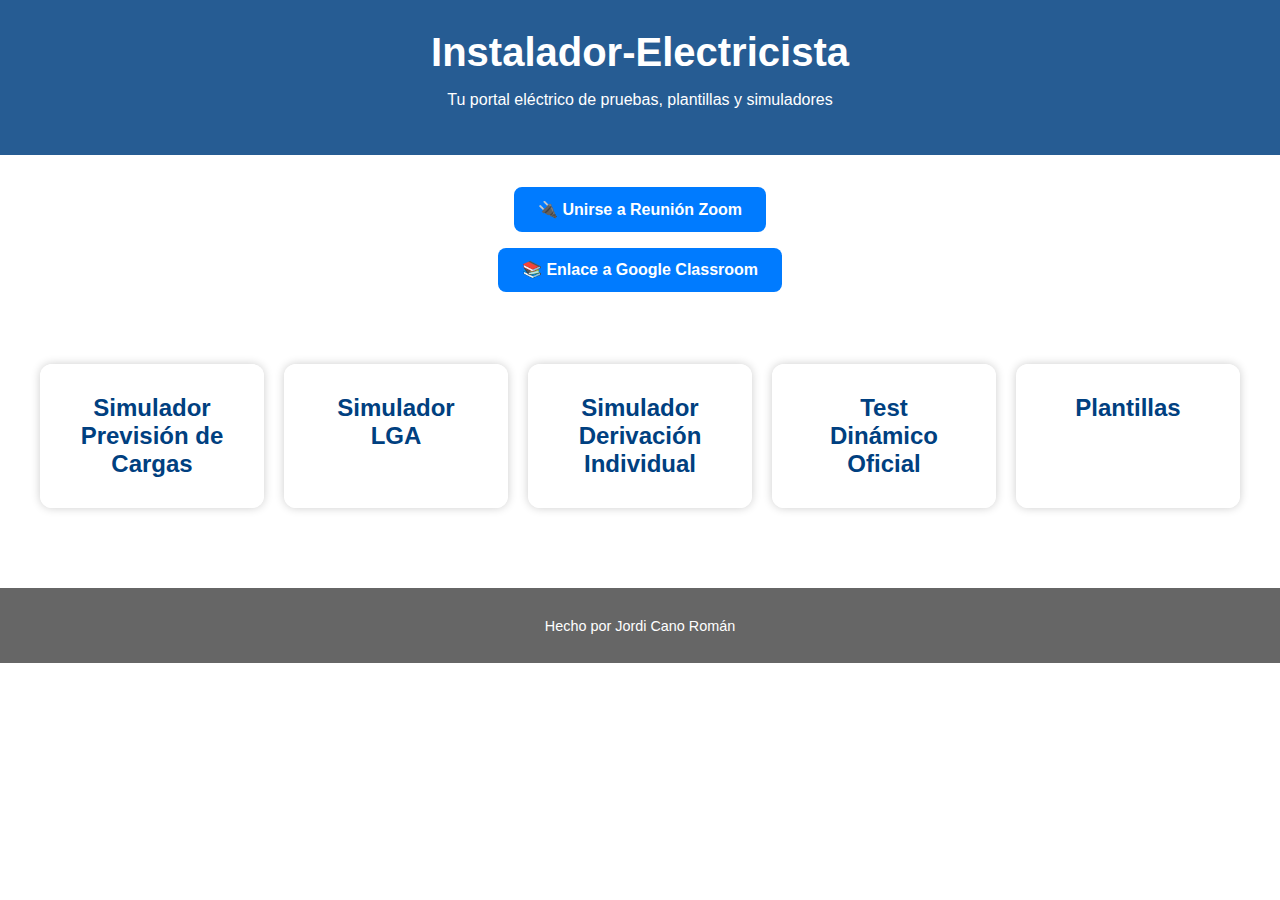
<file: index.html>
<!DOCTYPE html>
<html lang="es">
<head>
  <meta charset="UTF-8" />
  <meta name="viewport" content="width=device-width, initial-scale=1.0"/>
  <title>Carnet-electricista</title>
  <link rel="stylesheet" href="css/style.css" />
  <style>
    .link-buttons {
      display: flex;
      flex-direction: column;
      align-items: center;
      gap: 1rem;
      margin: 2rem 0;
    }

    .link-buttons a {
      background-color: #007bff;
      color: white;
      padding: 0.8rem 1.5rem;
      text-decoration: none;
      border-radius: 8px;
      font-weight: bold;
      transition: background-color 0.3s;
    }

    .link-buttons a:hover {
      background-color: #0056b3;
    }
  </style>
</head>
<body>
  <header class="main-header">
    <h1>Instalador-Electricista</h1>
    <p>Tu portal eléctrico de pruebas, plantillas y simuladores</p>
  </header>

  <!-- Botones de enlaces -->
  <div class="link-buttons">
    <a href="https://us02web.zoom.us/j/84719029672?pwd=pFpWdy8b64OJG6qiOhrSSzmZ259b6o.1" target="_blank">
      🔌 Unirse a Reunión Zoom 
    </a>
    <a href="https://classroom.google.com/" target="_blank">
      📚 Enlace a Google Classroom
    </a>
  </div>

  <main class="cards-container">
    <a href="simuladores/simulador_prevision.html" class="card">
      <h2>Simulador<br>Previsión de Cargas</h2>
    </a>
    <a href="simuladores/simulador_lga.html" class="card">
      <h2>Simulador<br>LGA</h2>
    </a>
    <a href="simuladores/simulador_di.html" class="card">
      <h2>Simulador<br>Derivación Individual</h2>
    </a>
    <a href="test_dinamico/index.html" class="card">
      <h2>Test<br>Dinámico Oficial</h2>
    </a>
    <a href="plantillas/index.html" class="card">
      <h2>Plantillas</h2>
    </a>
  </main>

  <footer class="footer">
    <p>Hecho por Jordi Cano Román</p>
  </footer>
</body>
</html>
</file>
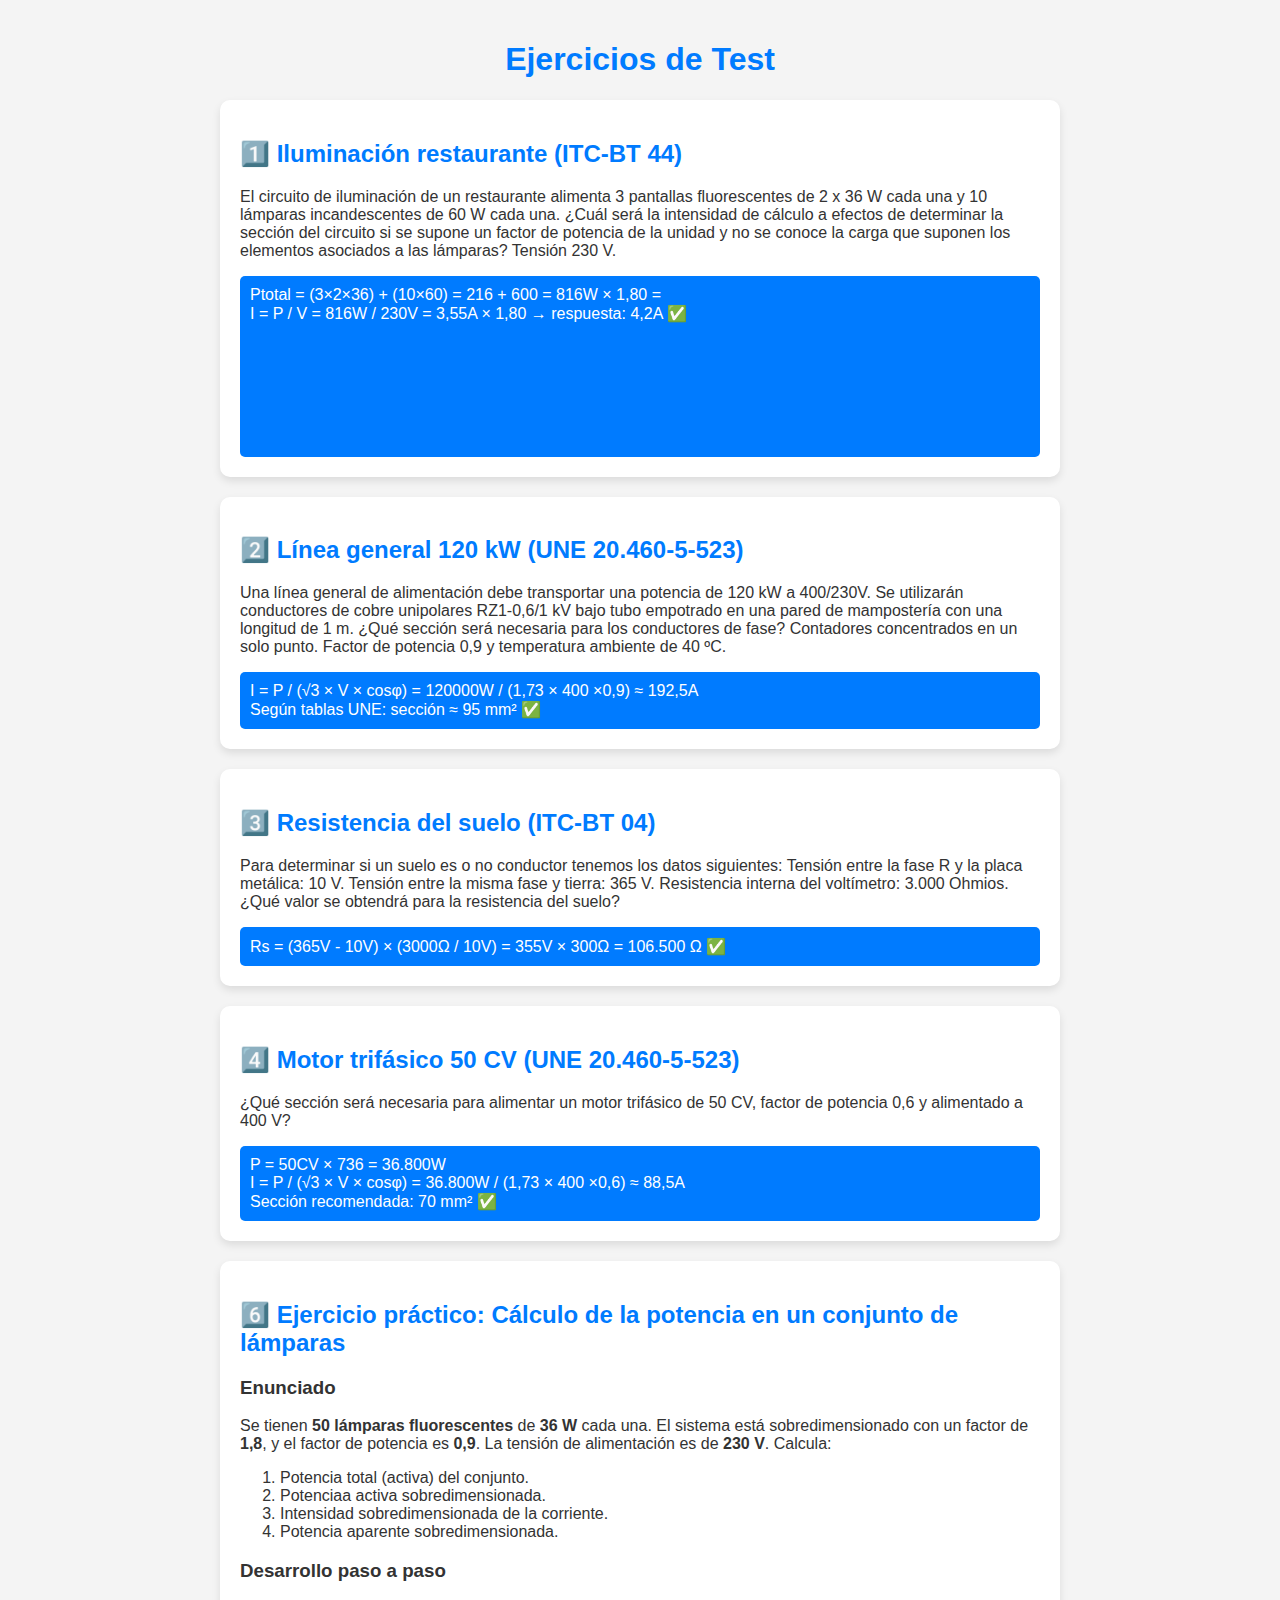
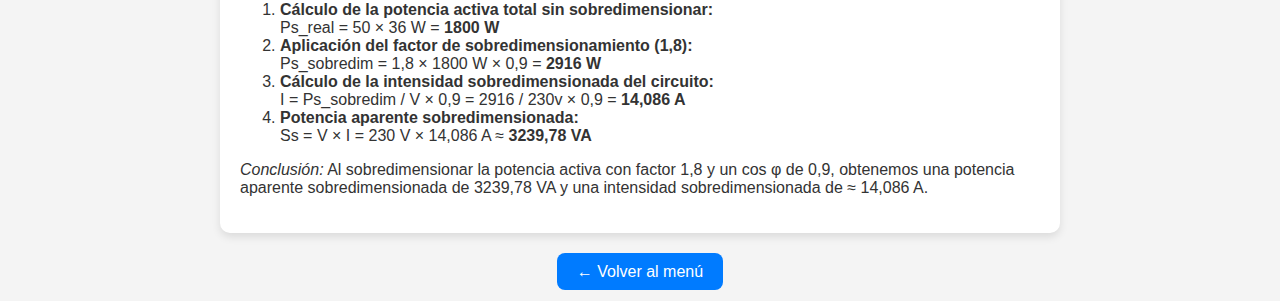
<file: ejercicios/index.html>
<!DOCTYPE html>
<html lang="es">
<head>
  <meta charset="UTF-8">
  <meta name="viewport" content="width=device-width, initial-scale=1.0">
  <title>Ejercicios de Test</title>
  <link rel="stylesheet" href="../css/style.css">
  <style>
    body {
      font-family: Arial, sans-serif;
      background: #f4f4f4;
      padding: 20px;
    }
    h1 {
      text-align: center;
      color: #007bff;
    }
    .ejercicio {
      background: white;
      border-radius: 10px;
      padding: 20px;
      margin: 20px auto;
      box-shadow: 0 4px 8px rgba(0,0,0,0.1);
      max-width: 800px;
      color: #333;
    }
    .ejercicio h2 {
      color: #007bff;
    }
    .solucion {
      background: #007bff;
      color: white;
      padding: 10px;
      border-radius: 5px;
      margin-top: 10px;
    }
    .volver {
      display: block;
      text-align: center;
      margin-top: 30px;
    }
    .volver a {
      text-decoration: none;
      background: #007bff;
      color: white;
      padding: 10px 20px;
      border-radius: 8px;
    }
  </style>
</head>
<body>

<h1>Ejercicios de Test</h1>

<div class="ejercicio">
  <h2>1️⃣ Iluminación restaurante (ITC-BT 44)</h2>
  <p>El circuito de iluminación de un restaurante alimenta 3 pantallas fluorescentes de 2 x 36 W cada una y 10 lámparas incandescentes de 60 W cada una. ¿Cuál será la intensidad de cálculo a efectos de determinar la sección del circuito si se supone un factor de potencia de la unidad y no se conoce la carga que suponen los elementos asociados a las lámparas? Tensión 230 V.</p>
  <div class="solucion">
    Ptotal = (3×2×36) + (10×60) = 216 + 600 = 816W × 1,80 = <br>
    I = P / V = 816W / 230V = 3,55A × 1,80 → respuesta: 4,2A ✅
  <h2>En los Test oficiales sólamente multiplicamos por 1,80 que es la simultaneidad del alumbrado, no hace falta multiplicar el cosφ 0.90(Fluorescentes) y 1(incandescentes)</h2>
  </div>
</div>

<div class="ejercicio">
  <h2>2️⃣ Línea general 120 kW (UNE 20.460-5-523)</h2>
  <p>Una línea general de alimentación debe transportar una potencia de 120 kW a 400/230V. Se utilizarán conductores de cobre unipolares RZ1-0,6/1 kV bajo tubo empotrado en una pared de mampostería con una longitud de 1 m. ¿Qué sección será necesaria para los conductores de fase? Contadores concentrados en un solo punto. Factor de potencia 0,9 y temperatura ambiente de 40 ºC.</p>
  <div class="solucion">
    I = P / (√3 × V × cosφ) = 120000W / (1,73 × 400 ×0,9) ≈ 192,5A<br>
    Según tablas UNE: sección ≈ 95 mm² ✅
  </div>
</div>

<div class="ejercicio">
  <h2>3️⃣ Resistencia del suelo (ITC-BT 04)</h2>
  <p>Para determinar si un suelo es o no conductor tenemos los datos siguientes: Tensión entre la fase R y la placa metálica: 10 V. Tensión entre la misma fase y tierra: 365 V. Resistencia interna del voltímetro: 3.000 Ohmios. ¿Qué valor se obtendrá para la resistencia del suelo?</p>
  <div class="solucion">
    Rs = (365V - 10V) × (3000Ω / 10V) = 355V × 300Ω = 106.500 Ω ✅
  </div>
</div>

<div class="ejercicio">
  <h2>4️⃣ Motor trifásico 50 CV (UNE 20.460-5-523)</h2>
  <p>¿Qué sección será necesaria para alimentar un motor trifásico de 50 CV, factor de potencia 0,6 y alimentado a 400 V?</p>
  <div class="solucion">
    P = 50CV × 736 = 36.800W<br>
    I = P / (√3 × V × cosφ) = 36.800W / (1,73 × 400 ×0,6) ≈ 88,5A<br>
    Sección recomendada: 70 mm² ✅
  </div>
</div>

<div class="ejercicio">
  <h2>6️⃣ Ejercicio práctico: Cálculo de la potencia en un conjunto de lámparas</h2>

  <h3>Enunciado</h3>
  <p>Se tienen <strong>50 lámparas fluorescentes</strong> de <strong>36 W</strong> cada una. El sistema está sobredimensionado con un factor de <strong>1,8</strong>, y el factor de potencia es <strong>0,9</strong>. La tensión de alimentación es de <strong>230 V</strong>. Calcula:</p>
  <ol>
    <li>Potencia total (activa) del conjunto.</li>
    <li>Potenciaa activa sobredimensionada.</li>
    <li>Intensidad sobredimensionada de la corriente.</li>
    <li>Potencia aparente sobredimensionada.</li>
  </ol>

  <h3>Desarrollo paso a paso</h3>
  <ol>
    <li>
      <strong>Cálculo de la potencia activa total sin sobredimensionar:</strong><br>
      Ps_real = 50 × 36 W = <strong>1800 W</strong>
    </li>
    <li>
      <strong>Aplicación del factor de sobredimensionamiento (1,8):</strong><br>
      Ps_sobredim = 1,8 × 1800 W × 0,9 = <strong>2916 W</strong>
    </li>
    <li>
      <strong>Cálculo de la intensidad sobredimensionada del circuito:</strong><br>
      <div class="formula">I = Ps_sobredim / V × 0,9 = 2916 / 230v × 0,9 = <strong>14,086 A</strong></div>
    </li>
    <li>
      <strong>Potencia aparente sobredimensionada:</strong><br>
      <div class="formula">Ss = V × I = 230 V × 14,086 A ≈ <strong>3239,78 VA</strong></div>
    </li>
  </ol>

  <p><em>Conclusión:</em> Al sobredimensionar la potencia activa con factor 1,8 y un cos φ de 0,9, obtenemos una potencia aparente sobredimensionada de 3239,78 VA y una intensidad sobredimensionada de ≈ 14,086 A.</p>
</div>

<div class="volver">
  <a href="../index.html">← Volver al menú</a>
</div>

</body>
</html>
</file>
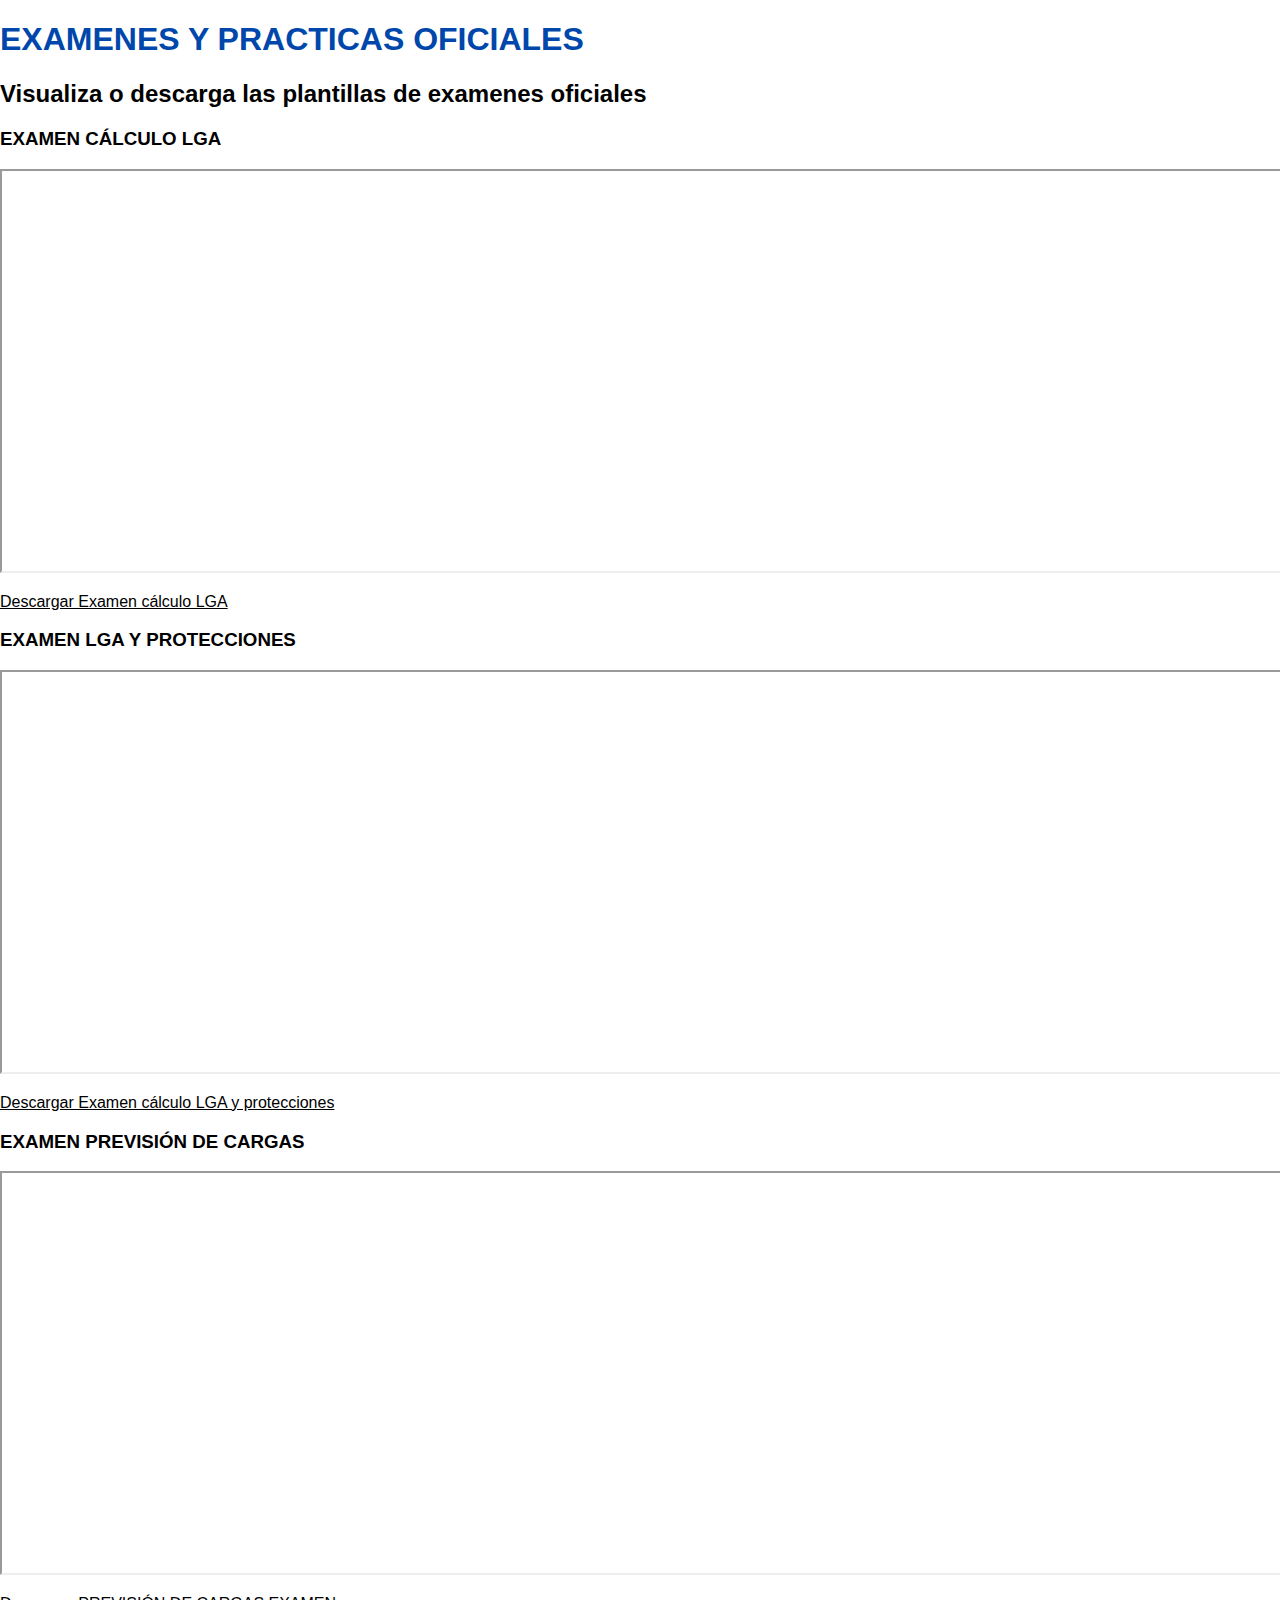
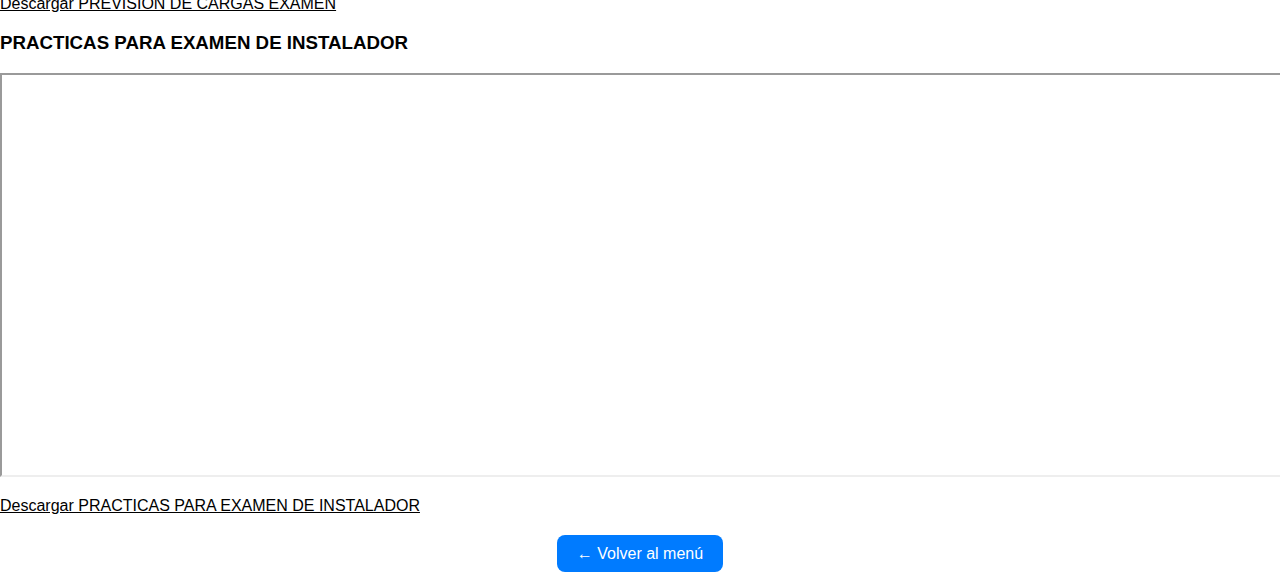
<file: examenes/index.html>
<!DOCTYPE html>
<html lang="es">
<head>
    <meta charset="UTF-8">
    <title>EXAMENES Y PRACTICAS OFICIALES</title>
    <link rel="stylesheet" href="../css/style.css">
    <style>
      /* —— Tu estilo original —— */
      .volver {
        display: block;
        text-align: center;
        margin-top: 30px;
      }
      .volver a {
        text-decoration: none;
        background: #007bff;
        color: white;
        padding: 10px 20px;
        border-radius: 8px;
      }

      /* —— Nuevas reglas para colores —— */
      /* 1. Todo el texto en negro por defecto */
      body {
        color: #000; /* negro */
      }

      /* 2. Título principal en azul */
      header h1 {
        color: #0047AB; /* azul Royal Blue */
      }

      /* 3. Sobrescribe cualquier color blanco restante */
      main h2,
      main h3,
      main p,
      main a {
        color: #000 !important; /* fuerza negro donde hiciera falta */
      }
    </style>
</head>
<body>
  <header>
    <h1>EXAMENES Y PRACTICAS OFICIALES</h1>
  </header>
  
  <main>
    <h2>Visualiza o descarga las plantillas de examenes oficiales</h2>

    <section>
      <h3>EXAMEN CÁLCULO LGA</h3>
      <iframe src="../pdfs/CALCULO DE SECCIÓN Exámen 2024.pdf" width="100%" height="400px"></iframe>
      <p><a href="../pdfs/CALCULO DE SECCIÓN Exámen 2024.pdf" download>Descargar Examen cálculo LGA</a></p>
    </section>

    <section>
      <h3>EXAMEN LGA Y PROTECCIONES</h3>
      <iframe src="../pdfs/CALCULO DE SECCIÓN LGA Nº 52.pdf" width="100%" height="400px"></iframe>
      <p><a href="../pdfs/CALCULO DE SECCIÓN LGA Nº 52.pdf" download>Descargar Examen cálculo LGA y protecciones </a></p>
    </section>

    <section>
      <h3>EXAMEN PREVISIÓN DE CARGAS</h3>
      <iframe src="../pdfs/PREVISIÓN DE CARGAS EXAMEN 2024.pdf" width="100%" height="400px"></iframe>
      <p><a href="../pdfs/PREVISIÓN DE CARGAS EXAMEN 2024.pdf" download>Descargar PREVISIÓN DE CARGAS EXAMEN</a></p>
    </section>
       
    <section>
      <h3>PRACTICAS PARA EXAMEN DE INSTALADOR</h3>
      <iframe src="../pdfs/Practicas_a_Realizar.pdf" width="100%" height="400px"></iframe>
      <p><a href="../pdfs/Practicas_a_Realizar.pdf" download>Descargar PRACTICAS PARA EXAMEN DE INSTALADOR</a></p>
    </section>
  </main>

  <div class="volver">
    <a href="../index.html">← Volver al menú</a>
  </div>
</body>
</html>
</file>
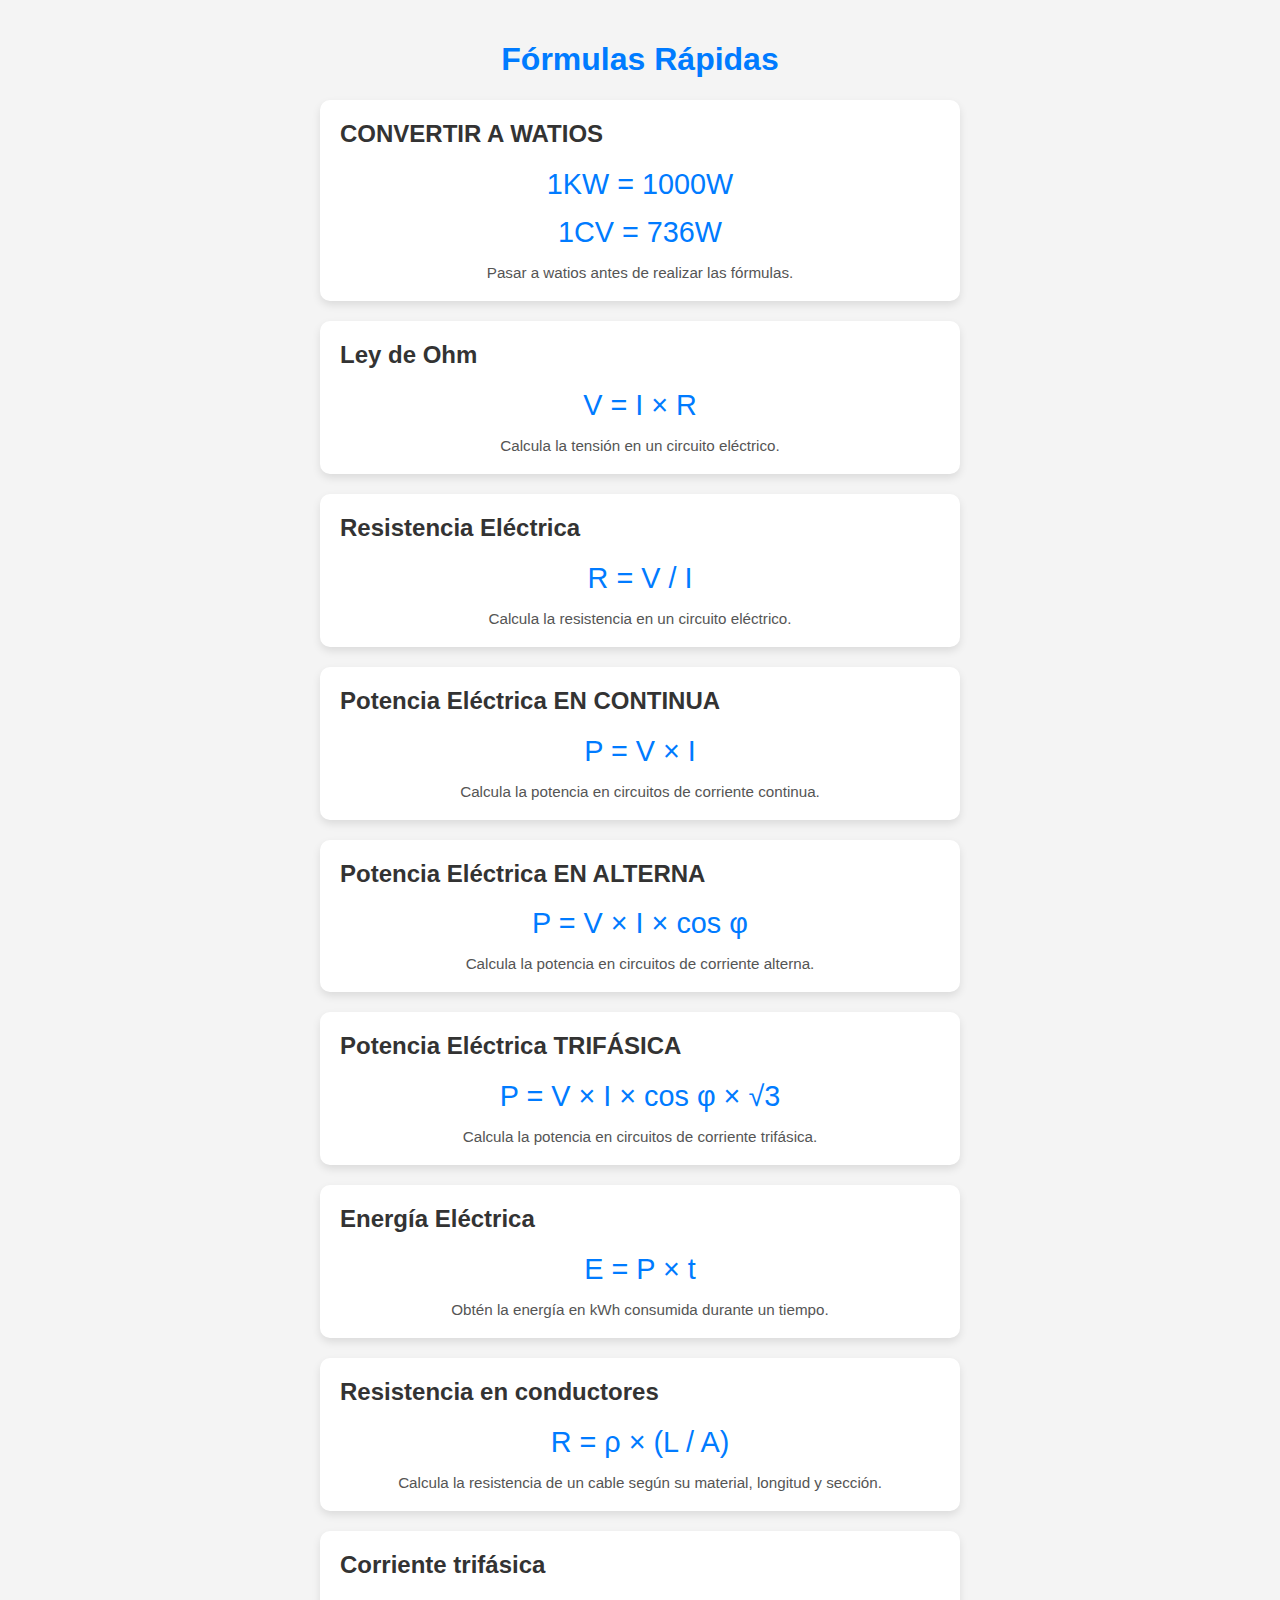
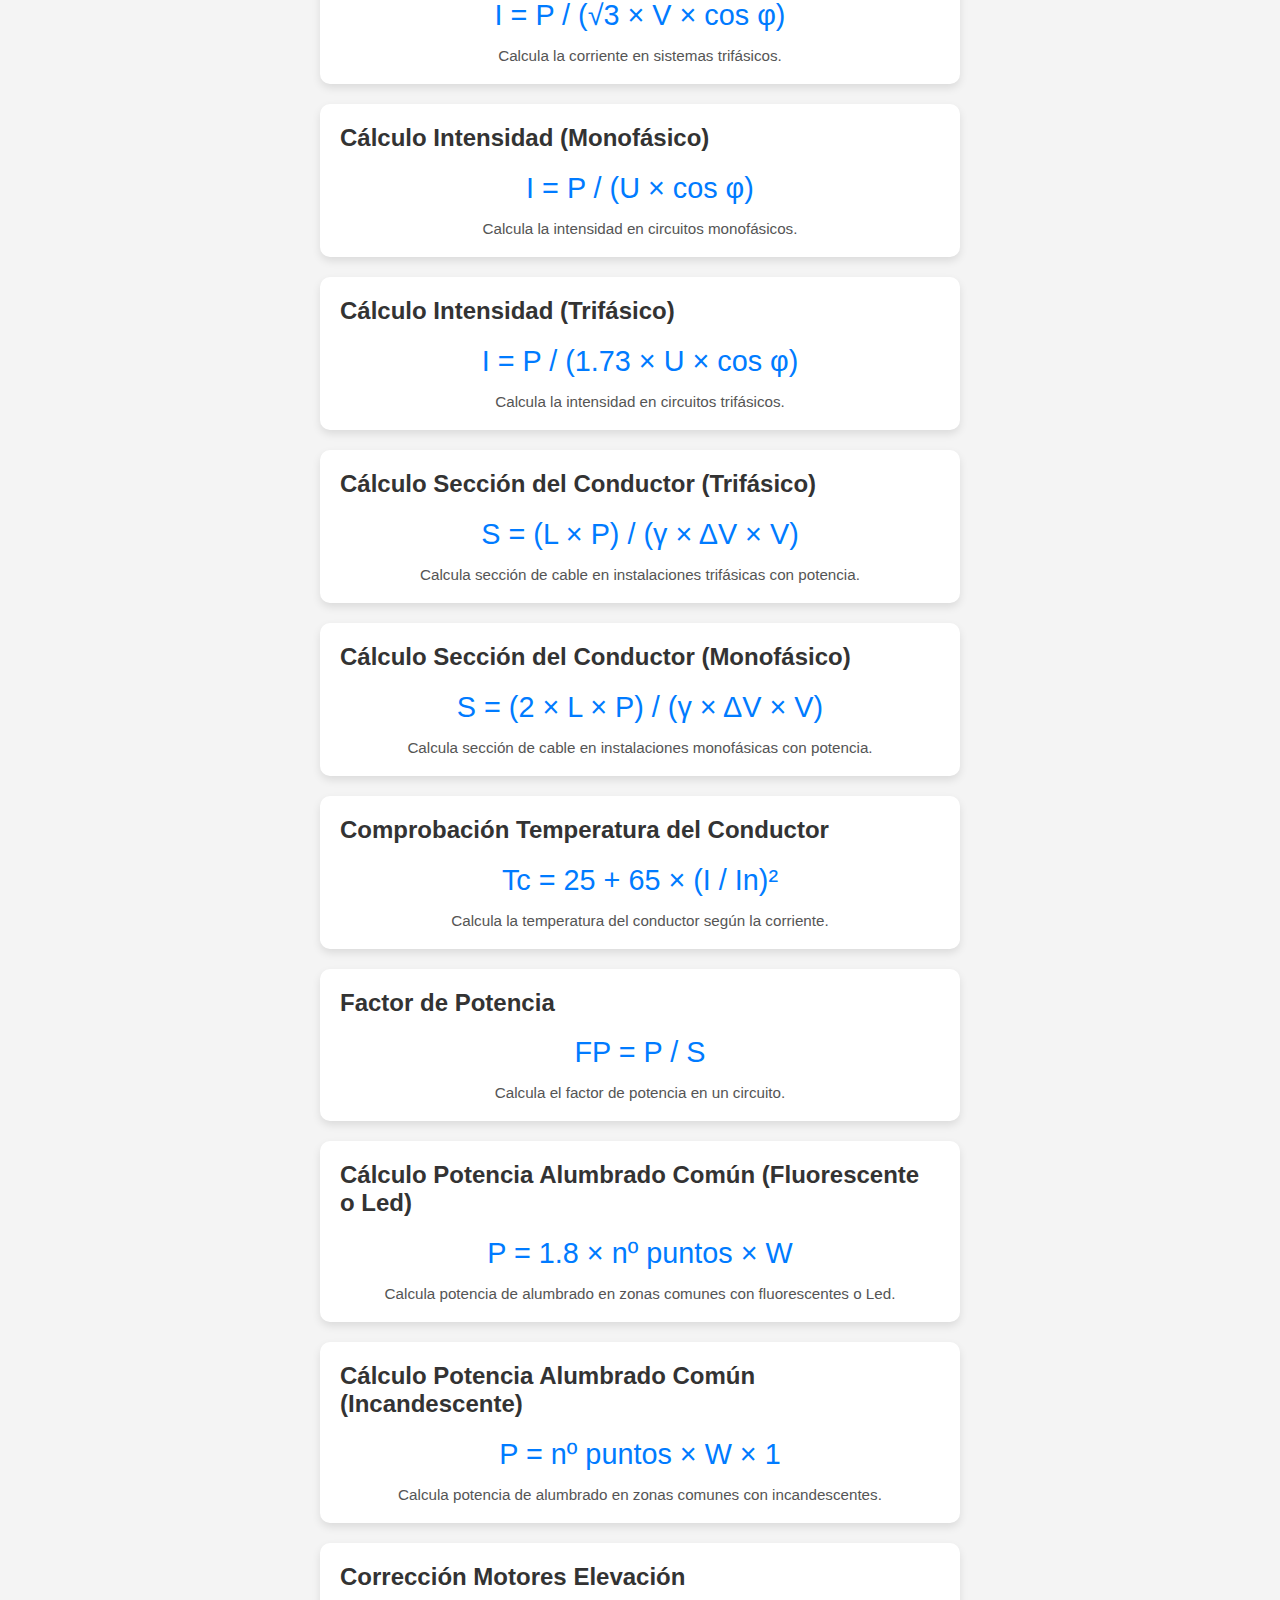
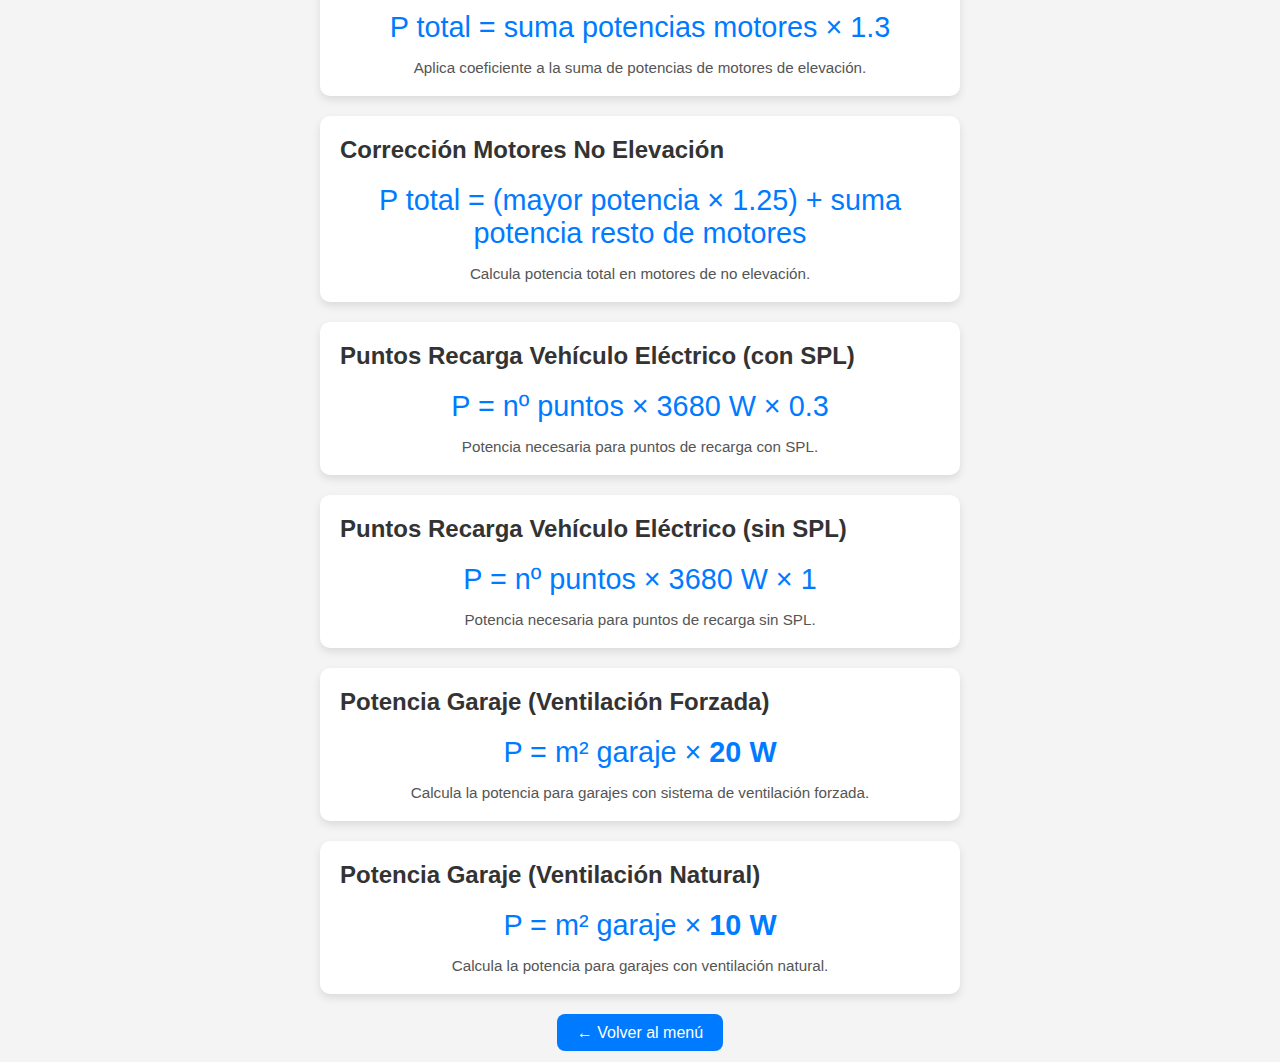
<file: formulas/index.html>
<!DOCTYPE html>
<html lang="es">
<head>
  <meta charset="UTF-8">
  <meta name="viewport" content="width=device-width, initial-scale=1.0">
  <title>Fórmulas Rápidas</title>
  <link rel="stylesheet" href="../css/style.css">
  <style>
    body {
      font-family: Arial, sans-serif;
      margin: 0;
      padding: 20px;
      background-color: #f4f4f4;
    }
    h1 {
      text-align: center;
      color: #007bff;
    }
    .formula-card {
      background: white;
      border-radius: 10px;
      padding: 20px;
      margin: 20px auto;
      box-shadow: 0 4px 8px rgba(0,0,0,0.1);
      max-width: 600px;
    }
    .formula-card h2 {
      margin-top: 0;
      color: #333;
    }
    .formula {
      font-size: 1.8rem;
      text-align: center;
      margin: 15px 0;
      color: #007bff;
    }
    .usage {
      text-align: center;
      font-size: 0.95rem;
      color: #555;
    }
    .volver {
      display: block;
      text-align: center;
      margin-top: 30px;
    }
    .volver a {
      text-decoration: none;
      background: #007bff;
      color: white;
      padding: 10px 20px;
      border-radius: 8px;
    }
  </style>
</head>
<body>

<h1>Fórmulas Rápidas</h1>

<div class="formula-card">
  <h2>CONVERTIR A WATIOS</h2>
  <div class="formula">1KW = 1000W</div>
  <div class="formula">1CV = 736W</div>
  <div class="usage">Pasar a watios antes de realizar las fórmulas.</div>
</div>
<div class="formula-card">
  <h2>Ley de Ohm</h2>
  <div class="formula">V = I × R</div>
  <div class="usage">Calcula la tensión en un circuito eléctrico.</div>
</div>
<div class="formula-card">
  <h2>Resistencia Eléctrica</h2>
  <div class="formula">R = V / I</div>
  <div class="usage">Calcula la resistencia en un circuito eléctrico.</div>
</div>
<div class="formula-card">
  <h2>Potencia Eléctrica EN CONTINUA</h2>
  <div class="formula">P = V × I</div>
  <div class="usage">Calcula la potencia en circuitos de corriente continua.</div>
</div>

<div class="formula-card">
  <h2>Potencia Eléctrica EN ALTERNA</h2>
  <div class="formula">P = V × I × cos φ</div>
  <div class="usage">Calcula la potencia en circuitos de corriente alterna.</div>
</div>
<div class="formula-card">
  <h2>Potencia Eléctrica TRIFÁSICA</h2>
  <div class="formula">P = V × I × cos φ × √3</div>
  <div class="usage">Calcula la potencia en circuitos de corriente trifásica.</div>
</div>

<div class="formula-card">
  <h2>Energía Eléctrica</h2>
  <div class="formula">E = P × t</div>
  <div class="usage">Obtén la energía en kWh consumida durante un tiempo.</div>
</div>

<div class="formula-card">
  <h2>Resistencia en conductores</h2>
  <div class="formula">R = ρ × (L / A)</div>
  <div class="usage">Calcula la resistencia de un cable según su material, longitud y sección.</div>
</div>

<div class="formula-card">
  <h2>Corriente trifásica</h2>
  <div class="formula">I = P / (√3 × V × cos φ)</div>
  <div class="usage">Calcula la corriente en sistemas trifásicos.</div>
</div>

<div class="formula-card">
  <h2>Cálculo Intensidad (Monofásico)</h2>
  <div class="formula">I = P / (U × cos φ)</div>
  <div class="usage">Calcula la intensidad en circuitos monofásicos.</div>
</div>

<div class="formula-card">
  <h2>Cálculo Intensidad (Trifásico)</h2>
  <div class="formula">I = P / (1.73 × U × cos φ)</div>
  <div class="usage">Calcula la intensidad en circuitos trifásicos.</div>
</div>

<div class="formula-card">
  <h2>Cálculo Sección del Conductor (Trifásico)</h2>
  <div class="formula">S = (L × P) / (γ × ΔV × V)</div>
  <div class="usage">Calcula sección de cable en instalaciones trifásicas con potencia.</div>
</div>

<div class="formula-card">
  <h2>Cálculo Sección del Conductor (Monofásico)</h2>
  <div class="formula">S = (2 × L × P) / (γ × ΔV × V)</div>
  <div class="usage">Calcula sección de cable en instalaciones monofásicas con potencia.</div>
</div>

<div class="formula-card">
  <h2>Comprobación Temperatura del Conductor</h2>
  <div class="formula">Tc = 25 + 65 × (I / In)²</div>
  <div class="usage">Calcula la temperatura del conductor según la corriente.</div>
</div>
<div class="formula-card">
  <h2>Factor de Potencia</h2>
  <div class="formula">FP = P / S</div>
  <div class="usage">Calcula el factor de potencia en un circuito.</div>
</div>
<div class="formula-card">
  <h2>Cálculo Potencia Alumbrado Común (Fluorescente o Led)</h2>
  <div class="formula">P = 1.8 × nº puntos × W</U></div>
  <div class="usage">Calcula potencia de alumbrado en zonas comunes con fluorescentes o Led.</div>
</div>

<div class="formula-card">
  <h2>Cálculo Potencia Alumbrado Común (Incandescente)</h2>
  <div class="formula">P = nº puntos × W × 1</div>
  <div class="usage">Calcula potencia de alumbrado en zonas comunes con incandescentes.</div>
</div>

<div class="formula-card">
  <h2>Corrección Motores Elevación</h2>
  <div class="formula">P total = suma potencias motores × 1.3</div>
  <div class="usage">Aplica coeficiente a la suma de potencias de motores de elevación.</div>
</div>

<div class="formula-card">
  <h2>Corrección Motores No Elevación</h2>
  <div class="formula">P total = (mayor potencia × 1.25) + suma potencia resto de motores</div>
  <div class="usage">Calcula potencia total en motores de no elevación.</div>
</div>

<div class="formula-card">
  <h2>Puntos Recarga Vehículo Eléctrico (con SPL)</h2>
  <div class="formula">P = nº puntos × 3680 W × 0.3</div>
  <div class="usage">Potencia necesaria para puntos de recarga con SPL.</div>
</div>

<div class="formula-card">
  <h2>Puntos Recarga Vehículo Eléctrico (sin SPL)</h2>
  <div class="formula">P = nº puntos × 3680 W × 1</div>
  <div class="usage">Potencia necesaria para puntos de recarga sin SPL.</div>
</div>

<!-- Nuevas fórmulas de garaje -->
<div class="formula-card">
  <h2>Potencia Garaje (Ventilación Forzada)</h2>
  <div class="formula">P = m² garaje × <strong>20 W</strong></div>
  <div class="usage">Calcula la potencia para garajes con sistema de ventilación forzada.</div>
</div>

<div class="formula-card">
  <h2>Potencia Garaje (Ventilación Natural)</h2>
  <div class="formula">P = m² garaje × <strong>10 W</strong></div>
  <div class="usage">Calcula la potencia para garajes con ventilación natural.</div>
</div>

<div class="volver">
  <a href="../index.html">← Volver al menú</a>
</div>

</body>
</html>
</file>
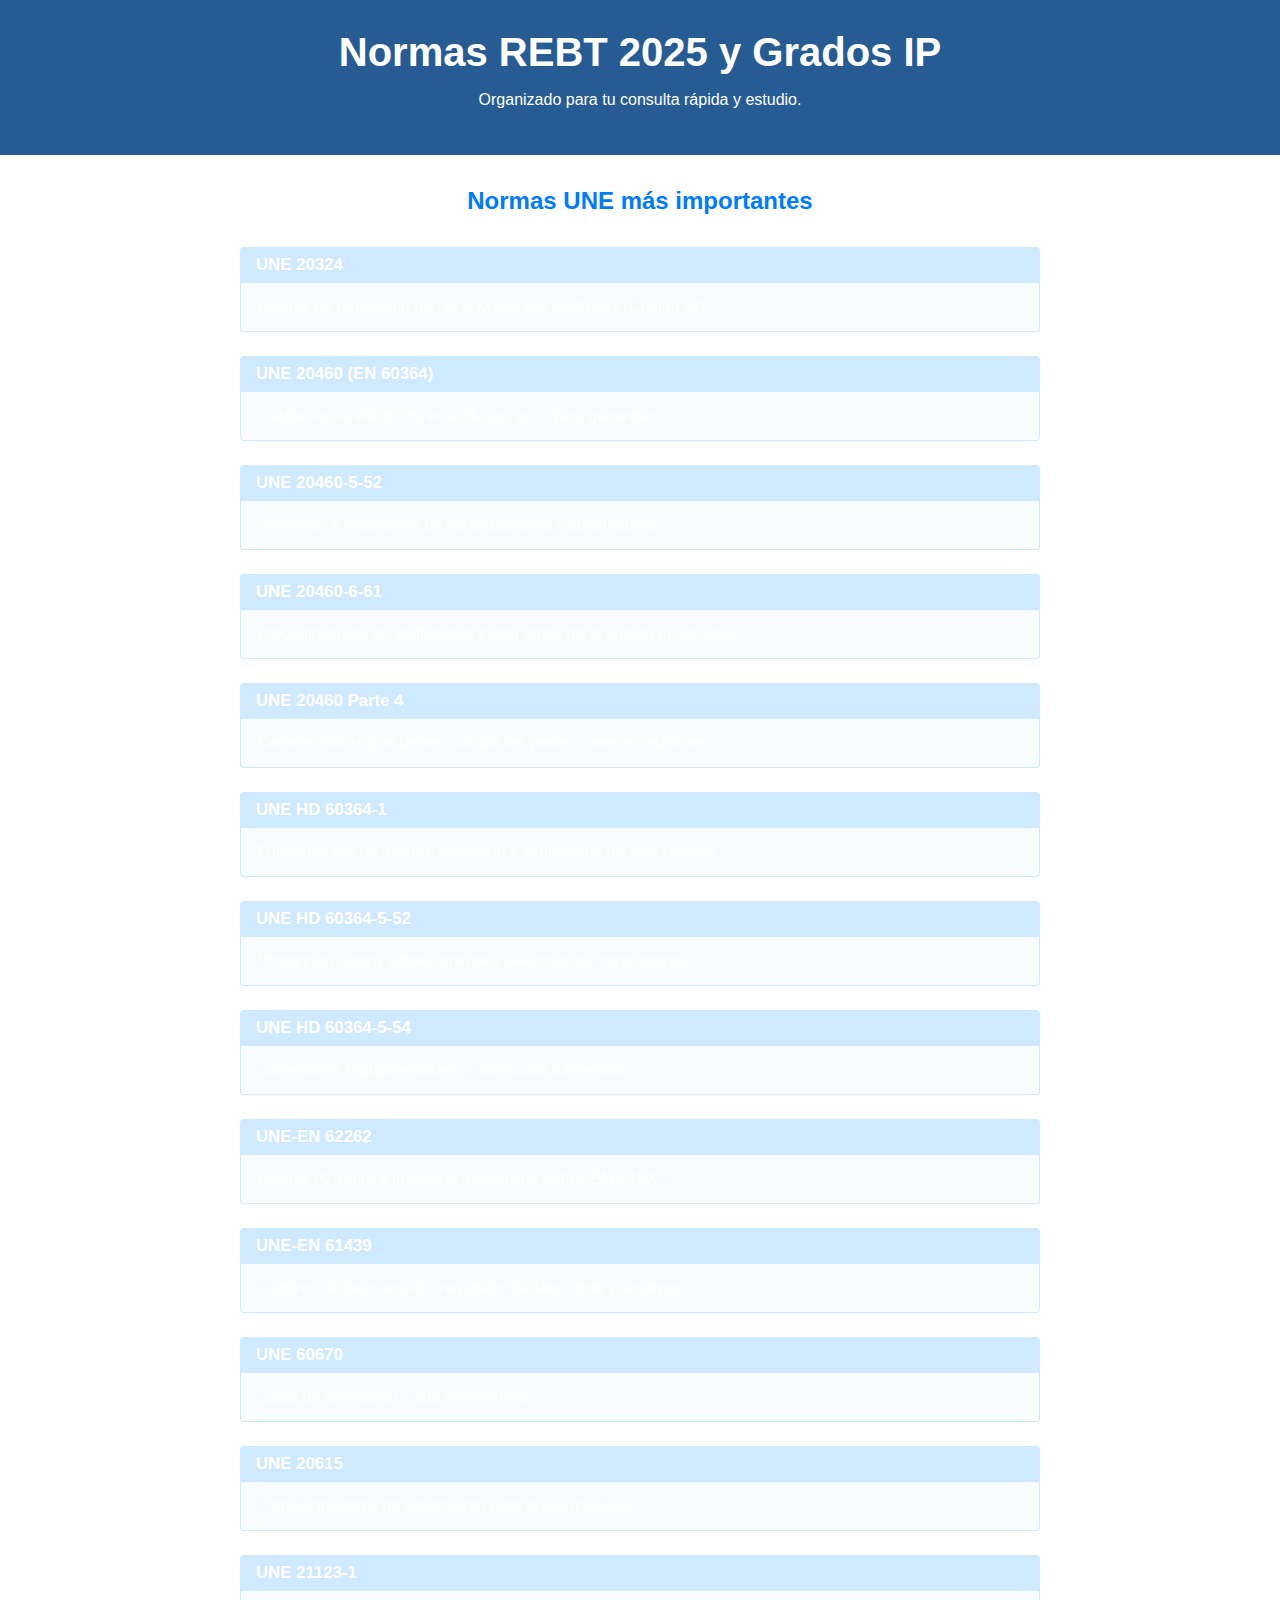
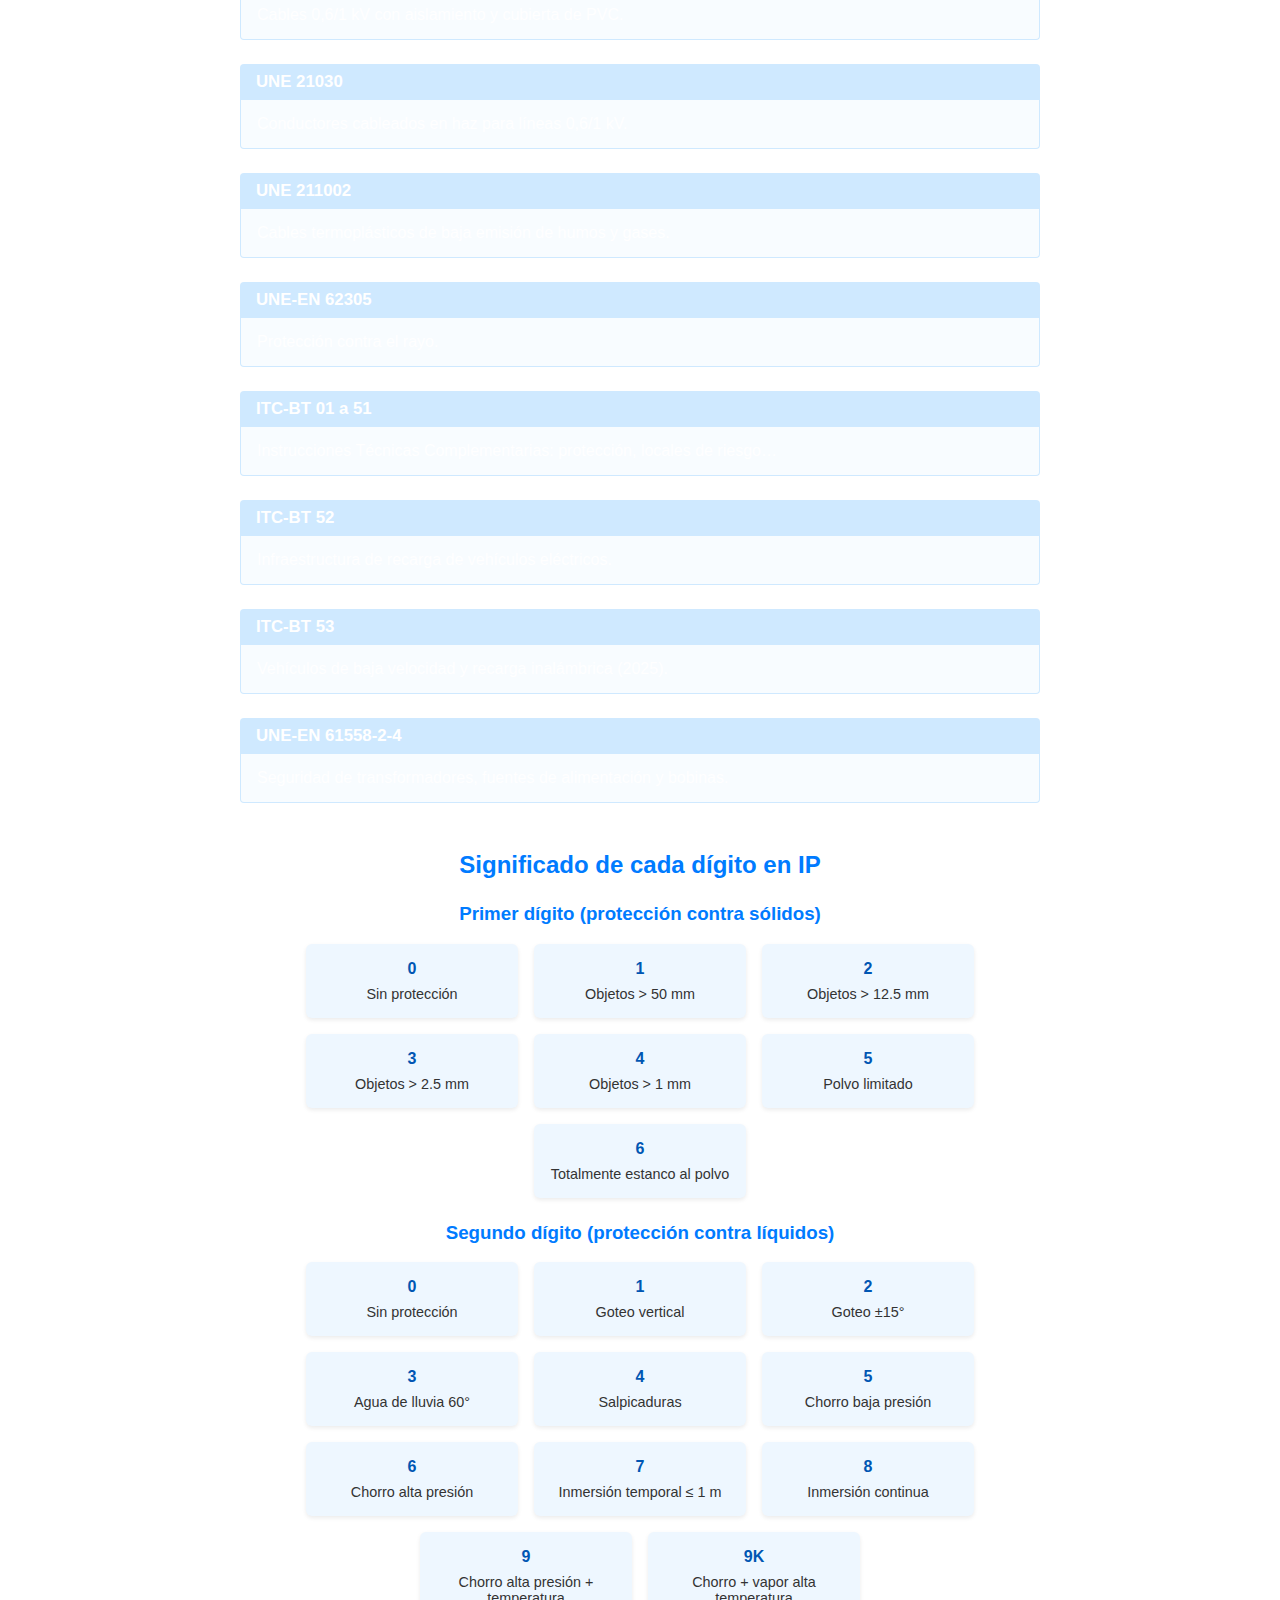
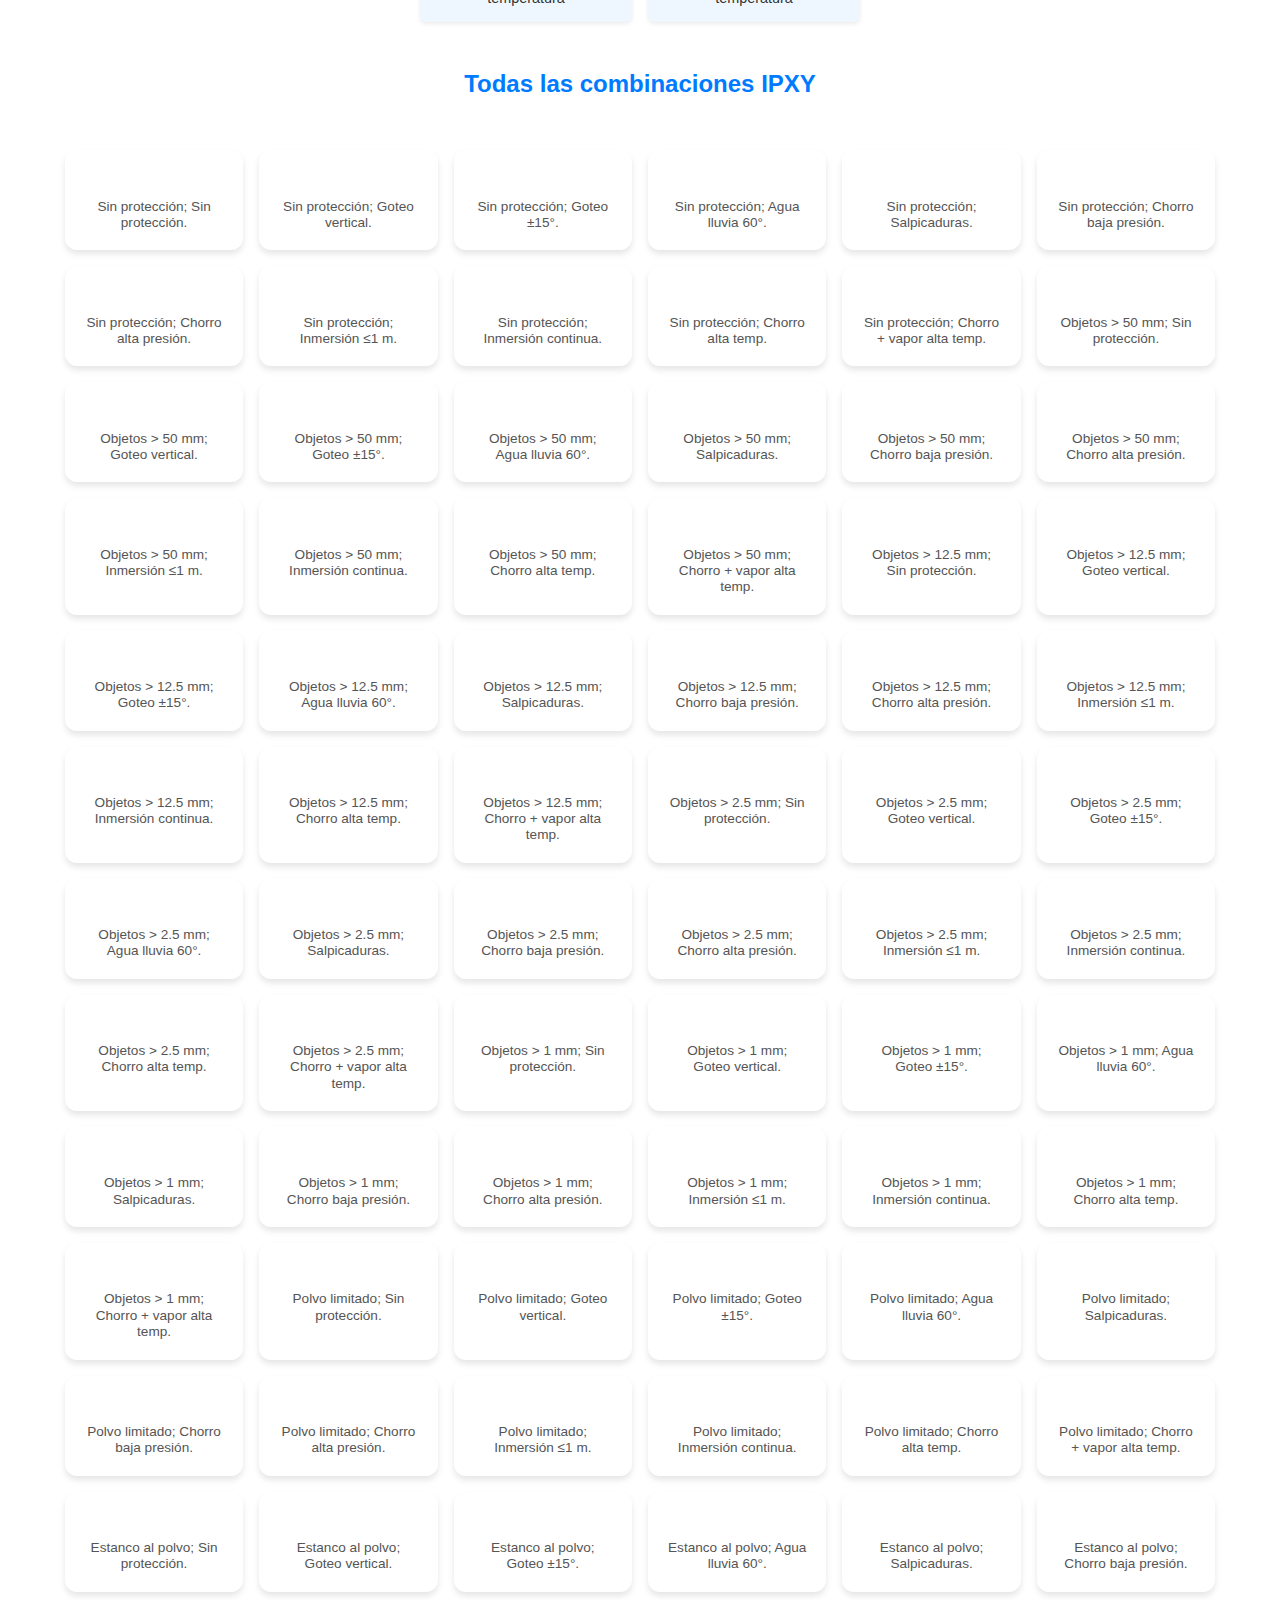
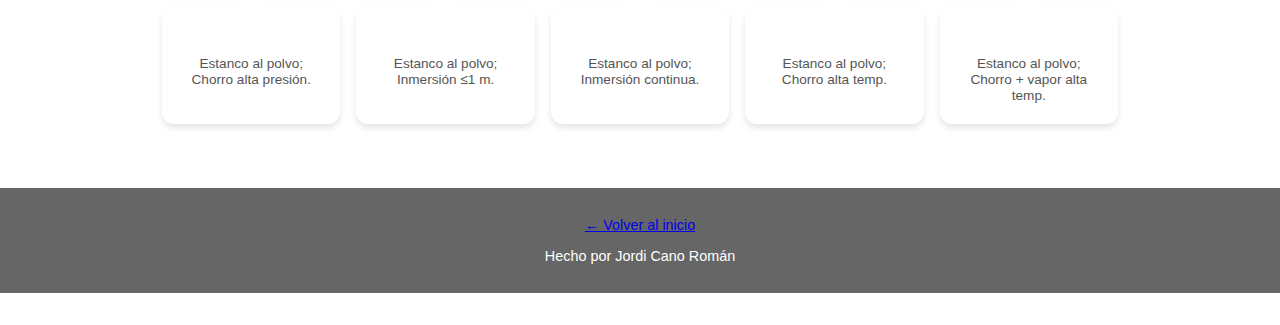
<file: normas/index.html>
<!DOCTYPE html>
<html lang="es">
<head>
  <meta charset="UTF-8" />
  <meta name="viewport" content="width=device-width, initial-scale=1.0"/>
  <title>Normas y Grados de Protección</title>
  <link rel="stylesheet" href="../css/style.css" />
  <style>
    /* =========================
       ESTILO PARA SECCIÓN NORMA
       ========================= */
    .normas-list {
      max-width: 800px;
      margin: 2rem auto;
      padding: 0;
    }
    .norm-item {
      list-style: none;
      margin-bottom: 1.5rem;
    }
    .norm-item h3 {
      background: #cfe9ff;
      padding: 0.5rem 1rem;
      margin: 0;
      font-size: 1.05rem;
      border-radius: 4px 4px 0 0;
    }
    .norm-item p {
      margin: 0;
      padding: 0.75rem 1rem;
      border: 1px solid #cfe9ff;
      border-top: none;
      border-radius: 0 0 4px 4px;
      background: #f8fcff;
      line-height: 1.5;
    }

    /* ================================
       ESTILO PARA SECCIÓN GRADOS IP
       ================================ */
    .grados-container {
      max-width: 800px;
      margin: 2rem auto;
    }
    .grados-container h3 {
      margin-top: 1.5rem;
      color: #007bff;
      text-align: center;
    }
    .grados-list {
      display: flex;
      flex-wrap: wrap;
      gap: 1rem;
      justify-content: center;
      margin-top: 1rem;
    }
    .grados-list .grado {
      background: #eef7ff;
      border-radius: 6px;
      padding: 1rem;
      width: 180px;
      text-align: center;
      box-shadow: 0 2px 4px rgba(0,0,0,0.08);
    }
    .grados-list .grado h4 {
      margin: 0 0 .5rem;
      font-size: 1rem;
      color: #0056b3;
    }
    .grados-list .grado p {
      margin: 0;
      font-size: 0.9rem;
      color: #333;
    }

    /* ==========================================
       ESTILO PARA SECCIÓN COMBINACIONES IPXY
       (usa tus .cards-container y .card)
       ========================================== */
    .cards-container { 
      display: flex;
      flex-wrap: wrap;
      justify-content: center;
      gap: 1rem;
      padding: 2rem 1rem;
    }
    .card {
      background: white;
      border-radius: 12px;
      box-shadow: 0 4px 6px rgba(0,0,0,0.1);
      text-align: center;
      padding: 1.2rem;
      width: 140px;
      text-decoration: none;
      color: inherit;
      transition: transform .2s, box-shadow .2s;
    }
    .card:hover {
      transform: translateY(-4px);
      box-shadow: 0 6px 10px rgba(0,0,0,0.12);
    }
    .card h2 {
      margin: 0 0 .5rem;
      font-size: 1.1rem;
    }
    .card p {
      margin: 0;
      font-size: .85rem;
      line-height: 1.2;
      color: #555;
    }
  </style>
</head>
<body>
  <header class="main-header">
    <h1>Normas REBT 2025 y Grados IP</h1>
    <p>Organizado para tu consulta rápida y estudio.</p>
  </header>

  <!-- 1) SECCIÓN NORMAS UNE -->
  <section>
    <h2 style="text-align:center; color:#007bff; margin-top:2rem">
      Normas UNE más importantes
    </h2>
    <ul class="normas-list">
      <li class="norm-item">
        <h3>UNE 20324</h3>
        <p>Grados de protección de las envolventes eléctricas (Código IP).</p>
      </li>
      <li class="norm-item">
        <h3>UNE 20460 (EN 60364)</h3>
        <p>Instalaciones eléctricas en edificios: principios generales.</p>
      </li>
      <li class="norm-item">
        <h3>UNE 20460-5-52</h3>
        <p>Selección e instalación de canalizaciones y conductores.</p>
      </li>
      <li class="norm-item">
        <h3>UNE 20460-6-61</h3>
        <p>Procedimientos de verificación inicial antes de la puesta en servicio.</p>
      </li>
      <li class="norm-item">
        <h3>UNE 20460 Parte 4</h3>
        <p>Características que deben cumplir las protecciones en edificios.</p>
      </li>
      <li class="norm-item">
        <h3>UNE HD 60364-1</h3>
        <p>Fundamentos de diseño, ejecución y verificación de baja tensión.</p>
      </li>
      <li class="norm-item">
        <h3>UNE HD 60364-5-52</h3>
        <p>Protección contra sobrecorriente y selección de conductores.</p>
      </li>
      <li class="norm-item">
        <h3>UNE HD 60364-5-54</h3>
        <p>Conexiones equipotenciales y protección diferencial.</p>
      </li>
      <li class="norm-item">
        <h3>UNE-EN 62262</h3>
        <p>Grados IK frente a impactos mecánicos (antes EN 50102).</p>
      </li>
      <li class="norm-item">
        <h3>UNE-EN 61439</h3>
        <p>Cuadros de baja tensión: requisitos de fabricante y ensayos.</p>
      </li>
      <li class="norm-item">
        <h3>UNE 60670</h3>
        <p>Cajas de derivación y sus envolventes.</p>
      </li>
      <li class="norm-item">
        <h3>UNE 20615</h3>
        <p>Transformadores de aislamiento para áreas médicas.</p>
      </li>
      <li class="norm-item">
        <h3>UNE 21123-1</h3>
        <p>Cables 0,6/1 kV con aislamiento y cubierta de PVC.</p>
      </li>
      <li class="norm-item">
        <h3>UNE 21030</h3>
        <p>Conductores cableados en haz para líneas 0,6/1 kV.</p>
      </li>
      <li class="norm-item">
        <h3>UNE 211002</h3>
        <p>Cables termoplásticos de baja emisión de humos y gases.</p>
      </li>
      <li class="norm-item">
        <h3>UNE-EN 62305</h3>
        <p>Protección contra el rayo.</p>
      </li>
      <li class="norm-item">
        <h3>ITC-BT 01 a 51</h3>
        <p>Instrucciones Técnicas Complementarias: protección, locales de riesgo…</p>
      </li>
      <li class="norm-item">
        <h3>ITC-BT 52</h3>
        <p>Infraestructura de recarga de vehículos eléctricos.</p>
      </li>
      <li class="norm-item">
        <h3>ITC-BT 53</h3>
        <p>Vehículos de baja velocidad y recarga inalámbrica (2025).</p>
      </li>
      <li class="norm-item">
        <h3>UNE-EN 61558-2-4</h3>
        <p>Seguridad de transformadores, fuentes de alimentación y bobinas.</p>
      </li>
    </ul>
  </section>

  <!-- 2) SECCIÓN GRADOS DE PROTECCIÓN IP -->
  <section class="grados-container">
    <h2 style="text-align:center; color:#007bff; margin-top:3rem">
      Significado de cada dígito en IP
    </h2>

    <h3>Primer dígito (protección contra sólidos)</h3>
    <div class="grados-list">
      <div class="grado"><h4>0</h4><p>Sin protección</p></div>
      <div class="grado"><h4>1</h4><p>Objetos > 50 mm</p></div>
      <div class="grado"><h4>2</h4><p>Objetos > 12.5 mm</p></div>
      <div class="grado"><h4>3</h4><p>Objetos > 2.5 mm</p></div>
      <div class="grado"><h4>4</h4><p>Objetos > 1 mm</p></div>
      <div class="grado"><h4>5</h4><p>Polvo limitado</p></div>
      <div class="grado"><h4>6</h4><p>Totalmente estanco al polvo</p></div>
    </div>

    <h3>Segundo dígito (protección contra líquidos)</h3>
    <div class="grados-list">
      <div class="grado"><h4>0</h4><p>Sin protección</p></div>
      <div class="grado"><h4>1</h4><p>Goteo vertical</p></div>
      <div class="grado"><h4>2</h4><p>Goteo ±15°</p></div>
      <div class="grado"><h4>3</h4><p>Agua de lluvia 60°</p></div>
      <div class="grado"><h4>4</h4><p>Salpicaduras</p></div>
      <div class="grado"><h4>5</h4><p>Chorro baja presión</p></div>
      <div class="grado"><h4>6</h4><p>Chorro alta presión</p></div>
      <div class="grado"><h4>7</h4><p>Inmersión temporal ≤ 1 m</p></div>
      <div class="grado"><h4>8</h4><p>Inmersión continua</p></div>
      <div class="grado"><h4>9</h4><p>Chorro alta presión + temperatura</p></div>
      <div class="grado"><h4>9K</h4><p>Chorro + vapor alta temperatura</p></div>
    </div>
  </section>

  <!-- 3) SECCIÓN COMBINACIONES COMPLETAS IPXY -->
  <section>
    <h2 style="text-align:center; color:#007bff; margin-top:3rem">
      Todas las combinaciones IPXY
    </h2>
    <div id="ip-cards" class="cards-container"></div>
  </section>

  <footer class="footer" style="margin:2rem 0;">
    <p><a href="../index.html">← Volver al inicio</a></p>
    <p>Hecho por Jordi Cano Román</p>
  </footer>

  <!-- Genera dinámicamente todas las IPXY -->
  <script>
    const ipFirst = {
      '0':'Sin protección','1':'Objetos > 50 mm','2':'Objetos > 12.5 mm',
      '3':'Objetos > 2.5 mm','4':'Objetos > 1 mm','5':'Polvo limitado','6':'Estanco al polvo'
    };
    const ipSecond = {
      '0':'Sin protección','1':'Goteo vertical','2':'Goteo ±15°','3':'Agua lluvia 60°',
      '4':'Salpicaduras','5':'Chorro baja presión','6':'Chorro alta presión',
      '7':'Inmersión ≤1 m','8':'Inmersión continua','9':'Chorro alta temp',
      '9K':'Chorro + vapor alta temp'
    };
    const container = document.getElementById('ip-cards');
    Object.entries(ipFirst).forEach(([x, dx])=>{
      Object.entries(ipSecond).forEach(([y, dy])=>{
        const card = document.createElement('div');
        card.className = 'card';
        card.innerHTML = `<h2>IP${x}${y}</h2><p>${dx}; ${dy}.</p>`;
        container.appendChild(card);
      });
    });
  </script>
</body>
</html>
</file>
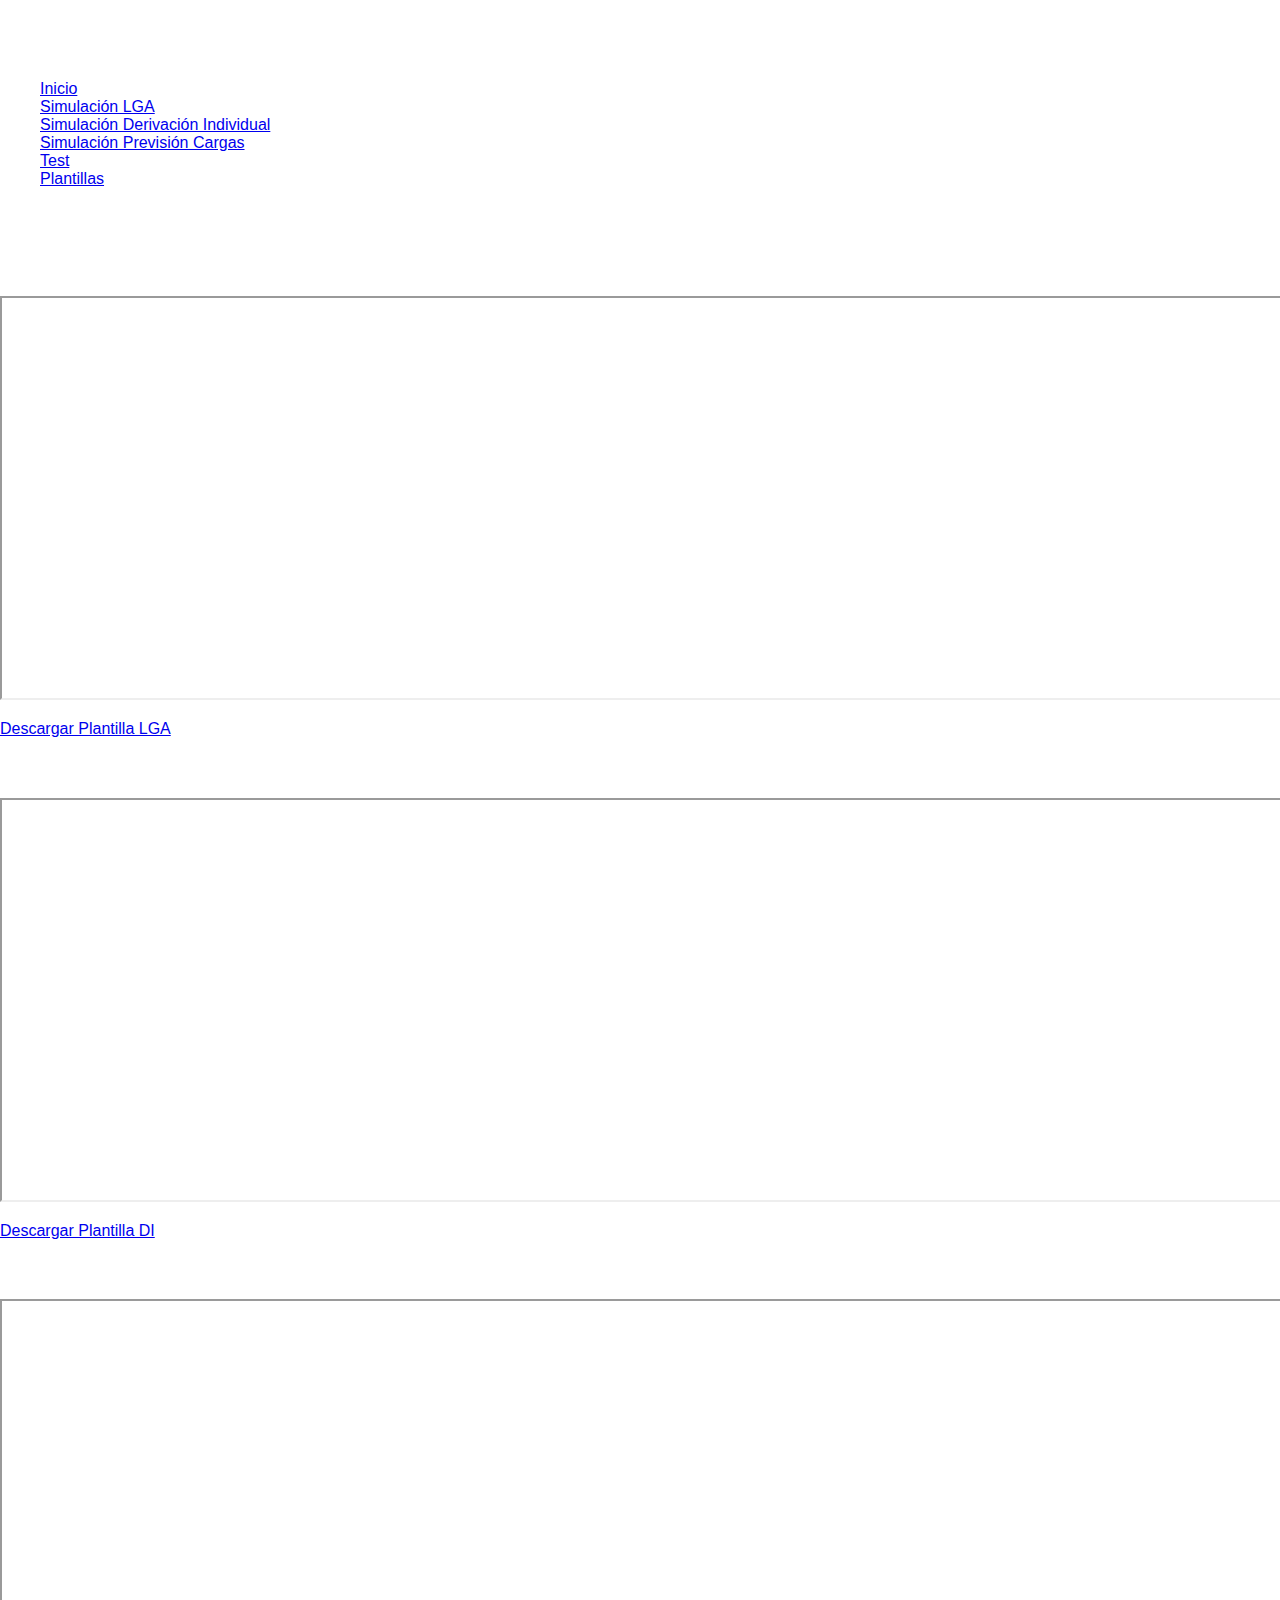
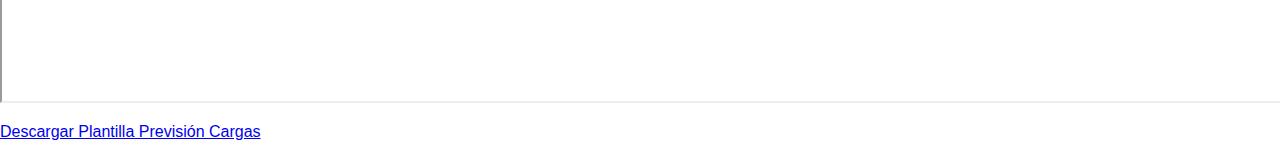
<file: plantillas/index.html>
<!DOCTYPE html>
<html lang="es">
<head>
    <meta charset="UTF-8">
    <title>Plantillas</title>
    <link rel="stylesheet" href="../css/style.css">
</head>
<body>
    <header>
        <h1>Plantillas Oficiales</h1>
        <nav>
            <ul>
                <li><a href="../index.html">Inicio</a></li>
                <li><a href="../simuladores/simulador_lga.html">Simulación LGA</a></li>
                <li><a href="../simuladores/simulador_di.html">Simulación Derivación Individual</a></li>
                <li><a href="../simuladores/simulador_prevision.html">Simulación Previsión Cargas</a></li>
                <li><a href="../test/index.html">Test</a></li>
                <li><a href="index.html">Plantillas</a></li>
            </ul>
        </nav>
    </header>
    <main>
        <h2>Visualiza o descarga las plantillas oficiales</h2>

        <section>
            <h3>Plantilla Cálculo LGA</h3>
            <iframe src="../pdfs/Plantilla_Calculo_LGA.pdf" width="100%" height="400px"></iframe>
            <p><a href="../pdfs/Plantilla_Calculo_LGA.pdf" download>Descargar Plantilla LGA</a></p>
        </section>

        <section>
            <h3>Plantilla Derivación Individual</h3>
            <iframe src="../pdfs/Plantilla_Derivacion_Individual_ASCII.pdf" width="100%" height="400px"></iframe>
            <p><a href="../pdfs/Plantilla_Derivacion_Individual_ASCII.pdf" download>Descargar Plantilla DI</a></p>
        </section>

        <section>
            <h3>Plantilla Previsión de Cargas</h3>
            <iframe src="../pdfs/plantilla_prevision_cargas.pdf" width="100%" height="400px"></iframe>
            <p><a href="../pdfs/plantilla_prevision_cargas.pdf" download>Descargar Plantilla Previsión Cargas</a></p>
        </section>
    </main>
</body>
</html>
</file>
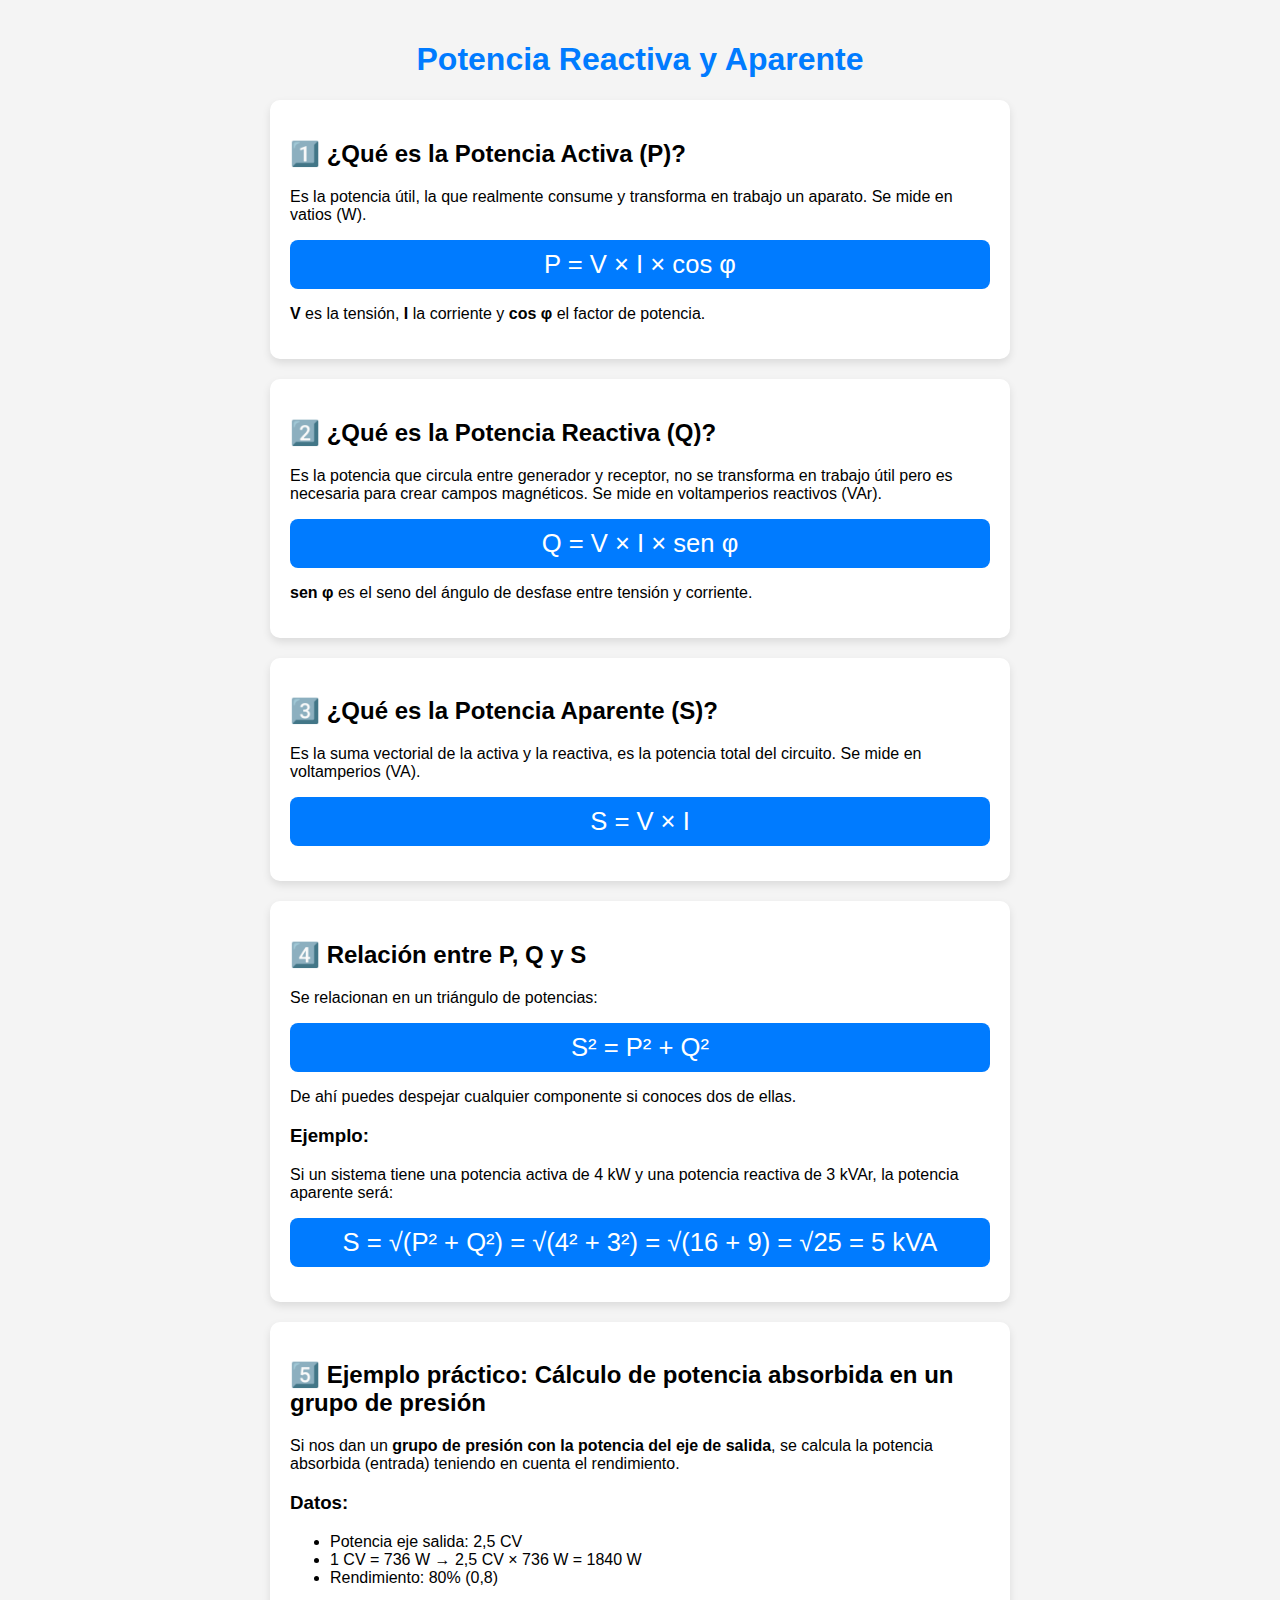
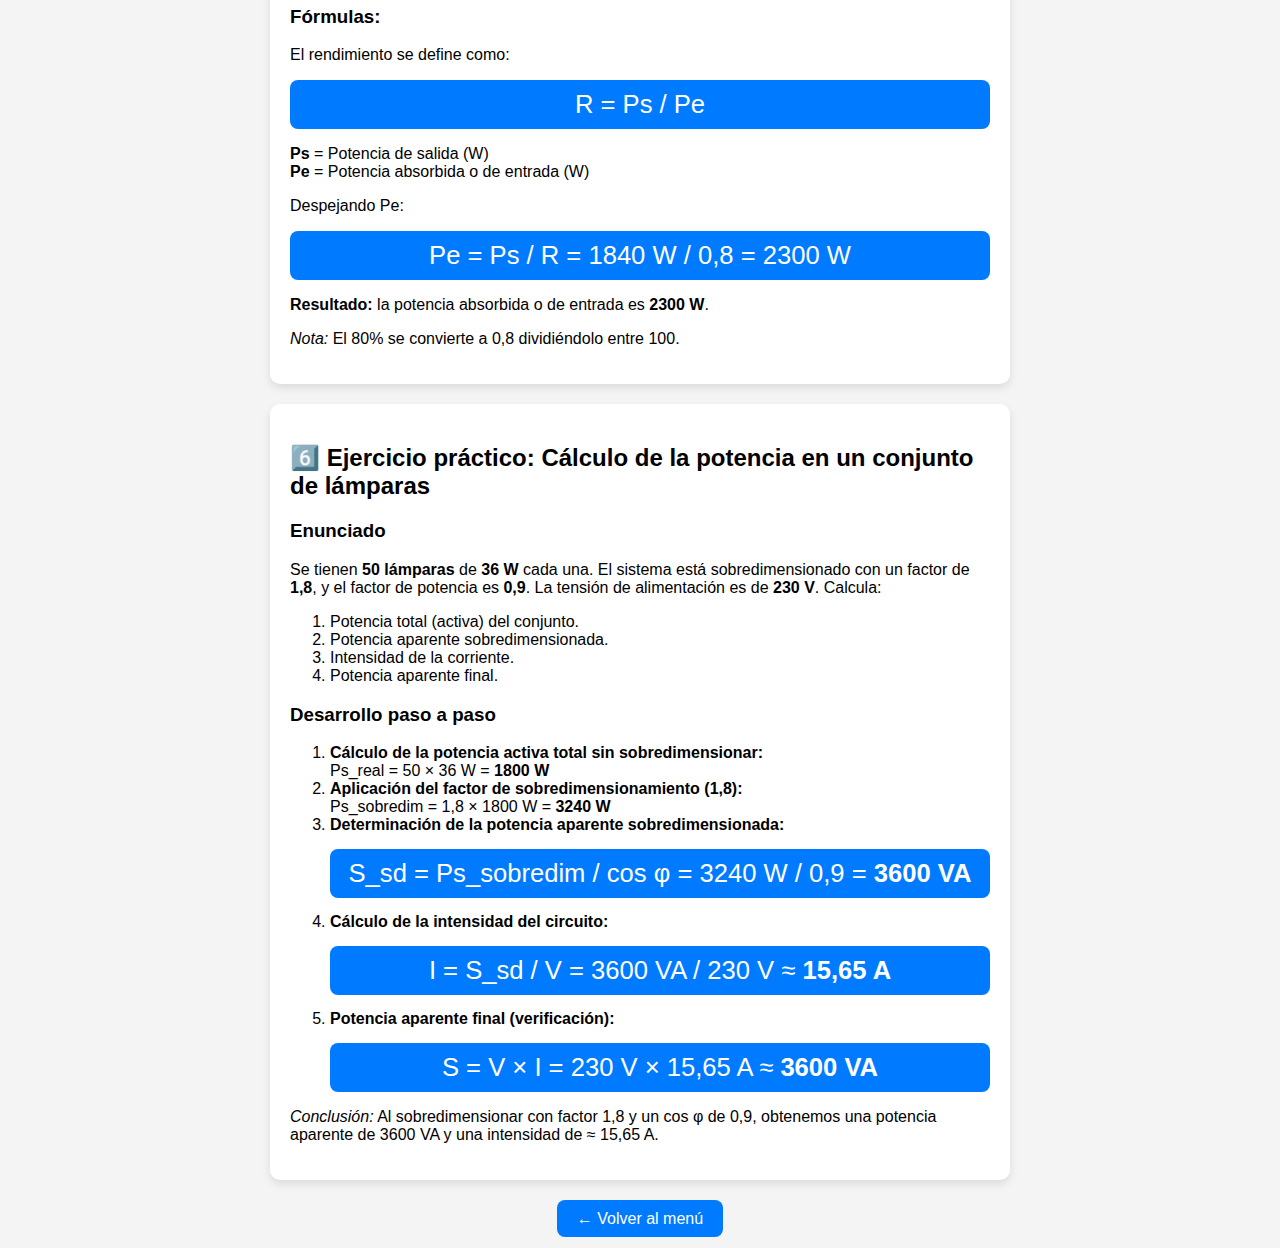
<file: potencia/index.html>
<!DOCTYPE html>
<html lang="es">
<head>
  <meta charset="UTF-8">
  <meta name="viewport" content="width=device-width, initial-scale=1.0">
  <title>Potencia Reactiva y Aparente</title>
  <link rel="stylesheet" href="../css/style.css">
  <style>
    body {
      font-family: Arial, sans-serif;
      margin: 0;
      padding: 20px;
      background-color: #f4f4f4;
    }

    h1 {
      text-align: center;
      color: #007bff;
    }

    .section {
      background: white;
      border-radius: 10px;
      padding: 20px;
      margin: 20px auto;
      box-shadow: 0 4px 8px rgba(0,0,0,0.1);
      max-width: 700px;
    }

    .section h2 {
      color: black;
    }

    /* 👉 Todos los textos en negro fuerte */
    p, ul, li, h3 {
      color: black !important;
    }

    .formula {
      background: #007bff;
      color: white;
      font-size: 1.6rem;
      text-align: center;
      padding: 10px;
      border-radius: 8px;
      margin: 15px 0;
    }

    .volver {
      display: block;
      text-align: center;
      margin-top: 30px;
    }

    .volver a {
      text-decoration: none;
      background: #007bff;
      color: white;
      padding: 10px 20px;
      border-radius: 8px;
    }
  </style>
</head>
<body>

<h1>Potencia Reactiva y Aparente</h1>

<div class="section">
  <h2>1️⃣ ¿Qué es la Potencia Activa (P)?</h2>
  <p>Es la potencia útil, la que realmente consume y transforma en trabajo un aparato. Se mide en vatios (W).</p>
  <div class="formula">P = V × I × cos φ</div>
  <p><b>V</b> es la tensión, <b>I</b> la corriente y <b>cos φ</b> el factor de potencia.</p>
</div>

<div class="section">
  <h2>2️⃣ ¿Qué es la Potencia Reactiva (Q)?</h2>
  <p>Es la potencia que circula entre generador y receptor, no se transforma en trabajo útil pero es necesaria para crear campos magnéticos. Se mide en voltamperios reactivos (VAr).</p>
  <div class="formula">Q = V × I × sen φ</div>
  <p><b>sen φ</b> es el seno del ángulo de desfase entre tensión y corriente.</p>
</div>

<div class="section">
  <h2>3️⃣ ¿Qué es la Potencia Aparente (S)?</h2>
  <p>Es la suma vectorial de la activa y la reactiva, es la potencia total del circuito. Se mide en voltamperios (VA).</p>
  <div class="formula">S = V × I</div>
</div>

<div class="section">
  <h2>4️⃣ Relación entre P, Q y S</h2>
  <p>Se relacionan en un triángulo de potencias:</p>
  <div class="formula">S² = P² + Q²</div>
  <p>De ahí puedes despejar cualquier componente si conoces dos de ellas.</p>
  <h3>Ejemplo:</h3>
  <p>Si un sistema tiene una potencia activa de 4 kW y una potencia reactiva de 3 kVAr, la potencia aparente será:</p>
  <div class="formula">S = √(P² + Q²) = √(4² + 3²) = √(16 + 9) = √25 = 5 kVA</div>
</div>

<div class="section">
  <h2>5️⃣ Ejemplo práctico: Cálculo de potencia absorbida en un grupo de presión</h2>
  <p>Si nos dan un <strong>grupo de presión con la potencia del eje de salida</strong>, se calcula la potencia absorbida (entrada) teniendo en cuenta el rendimiento.</p>
  
  <h3>Datos:</h3>
  <ul>
    <li>Potencia eje salida: 2,5 CV</li>
    <li>1 CV = 736 W → 2,5 CV × 736 W = 1840 W</li>
    <li>Rendimiento: 80% (0,8)</li>
  </ul>

  <h3>Fórmulas:</h3>
  <p>El rendimiento se define como:</p>
  <div class="formula">R = Ps / Pe</div>
  <p><b>Ps</b> = Potencia de salida (W) <br> <b>Pe</b> = Potencia absorbida o de entrada (W)</p>

  <p>Despejando Pe:</p>
  <div class="formula">Pe = Ps / R = 1840 W / 0,8 = 2300 W</div>

  <p><strong>Resultado:</strong> la potencia absorbida o de entrada es <strong>2300 W</strong>.</p>
  <p><em>Nota:</em> El 80% se convierte a 0,8 dividiéndolo entre 100.</p>
</div>

<!-- Nueva sección con el ejercicio de las 50 lámparas -->
<div class="section">
  <h2>6️⃣ Ejercicio práctico: Cálculo de la potencia en un conjunto de lámparas</h2>

  <h3>Enunciado</h3>
  <p>Se tienen <strong>50 lámparas</strong> de <strong>36 W</strong> cada una. El sistema está sobredimensionado con un factor de <strong>1,8</strong>, y el factor de potencia es <strong>0,9</strong>. La tensión de alimentación es de <strong>230 V</strong>. Calcula:</p>
  <ol>
    <li>Potencia total (activa) del conjunto.</li>
    <li>Potencia aparente sobredimensionada.</li>
    <li>Intensidad de la corriente.</li>
    <li>Potencia aparente final.</li>
  </ol>

  <h3>Desarrollo paso a paso</h3>
  <ol>
    <li>
      <strong>Cálculo de la potencia activa total sin sobredimensionar:</strong><br>
      Ps_real = 50 × 36 W = <strong>1800 W</strong>
    </li>
    <li>
      <strong>Aplicación del factor de sobredimensionamiento (1,8):</strong><br>
      Ps_sobredim = 1,8 × 1800 W = <strong>3240 W</strong>
    </li>
    <li>
      <strong>Determinación de la potencia aparente sobredimensionada:</strong><br>
      <div class="formula">S_sd = Ps_sobredim / cos φ = 3240 W / 0,9 = <strong>3600 VA</strong></div>
    </li>
    <li>
      <strong>Cálculo de la intensidad del circuito:</strong><br>
      <div class="formula">I = S_sd / V = 3600 VA / 230 V ≈ <strong>15,65 A</strong></div>
    </li>
    <li>
      <strong>Potencia aparente final (verificación):</strong><br>
      <div class="formula">S = V × I = 230 V × 15,65 A ≈ <strong>3600 VA</strong></div>
    </li>
  </ol>

  <p><em>Conclusión:</em> Al sobredimensionar con factor 1,8 y un cos φ de 0,9, obtenemos una potencia aparente de 3600 VA y una intensidad de ≈ 15,65 A.</p>
</div>

<div class="volver">
  <a href="../index.html">← Volver al menú</a>
</div>

</body>
</html>
</file>
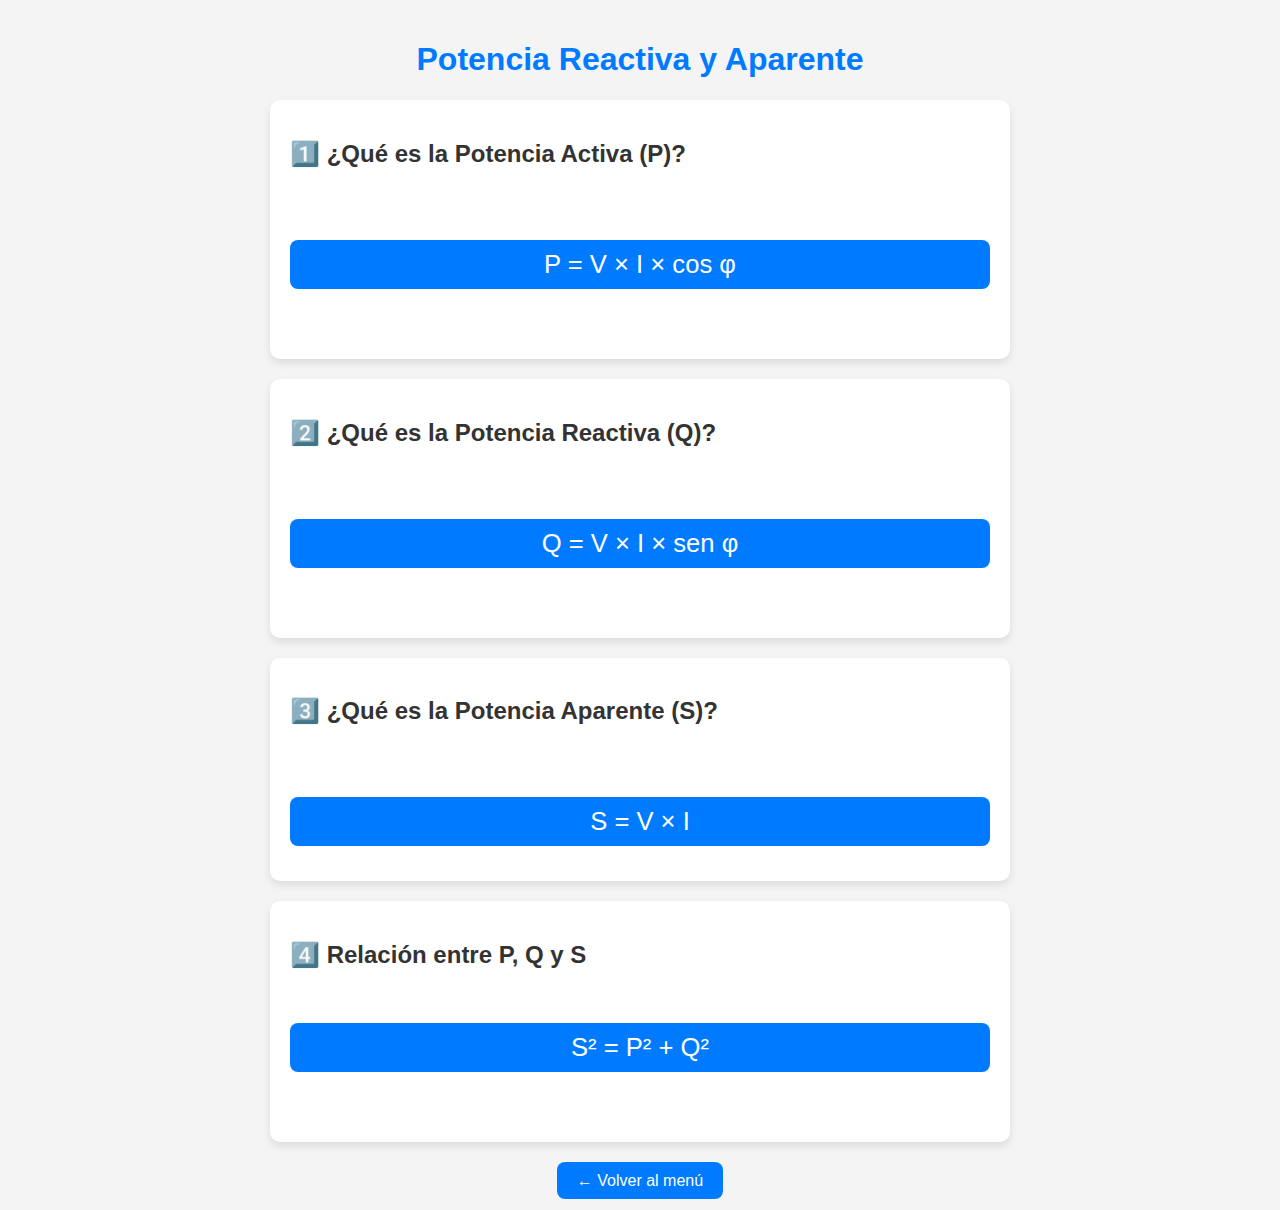
<file: potencias/index.html>
<!DOCTYPE html>
<html lang="es">
<head>
  <meta charset="UTF-8">
  <meta name="viewport" content="width=device-width, initial-scale=1.0">
  <title>Potencia Reactiva y Aparente</title>
  <link rel="stylesheet" href="../css/style.css">
  <style>
    body {
      font-family: Arial, sans-serif;
      margin: 0;
      padding: 20px;
      background-color: #f4f4f4;
    }
    h1 {
      text-align: center;
      color: #007bff;
    }
    .section {
      background: white;
      border-radius: 10px;
      padding: 20px;
      margin: 20px auto;
      box-shadow: 0 4px 8px rgba(0,0,0,0.1);
      max-width: 700px;
    }
    .section h2 {
      color: #333;
    }
    .formula {
      background: #007bff;
      color: white;
      font-size: 1.6rem;
      text-align: center;
      padding: 10px;
      border-radius: 8px;
      margin: 15px 0;
    }
    .volver {
      display: block;
      text-align: center;
      margin-top: 30px;
    }
    .volver a {
      text-decoration: none;
      background: #007bff;
      color: white;
      padding: 10px 20px;
      border-radius: 8px;
    }
  </style>
</head>
<body>

<h1>Potencia Reactiva y Aparente</h1>

<div class="section">
  <h2>1️⃣ ¿Qué es la Potencia Activa (P)?</h2>
  <p>Es la potencia útil, la que realmente consume y transforma en trabajo un aparato. Se mide en vatios (W).</p>
  <div class="formula">P = V × I × cos φ</div>
  <p><b>V</b> es la tensión, <b>I</b> la corriente y <b>cos φ</b> el factor de potencia.</p>
</div>

<div class="section">
  <h2>2️⃣ ¿Qué es la Potencia Reactiva (Q)?</h2>
  <p>Es la potencia que circula entre generador y receptor, no se transforma en trabajo útil pero es necesaria para crear campos magnéticos. Se mide en voltamperios reactivos (VAr).</p>
  <div class="formula">Q = V × I × sen φ</div>
  <p><b>sen φ</b> es el seno del ángulo de desfase entre tensión y corriente.</p>
</div>

<div class="section">
  <h2>3️⃣ ¿Qué es la Potencia Aparente (S)?</h2>
  <p>Es la suma vectorial de la activa y la reactiva, es la potencia total del circuito. Se mide en voltamperios (VA).</p>
  <div class="formula">S = V × I</div>
</div>

<div class="section">
  <h2>4️⃣ Relación entre P, Q y S</h2>
  <p>Se relacionan en un triángulo de potencias:</p>
  <div class="formula">S² = P² + Q²</div>
  <p>De ahí puedes despejar cualquier componente si conoces dos de ellas.</p>
</div>

<div class="volver">
  <a href="../index.html">← Volver al menú</a>
</div>

</body>
</html>
</file>
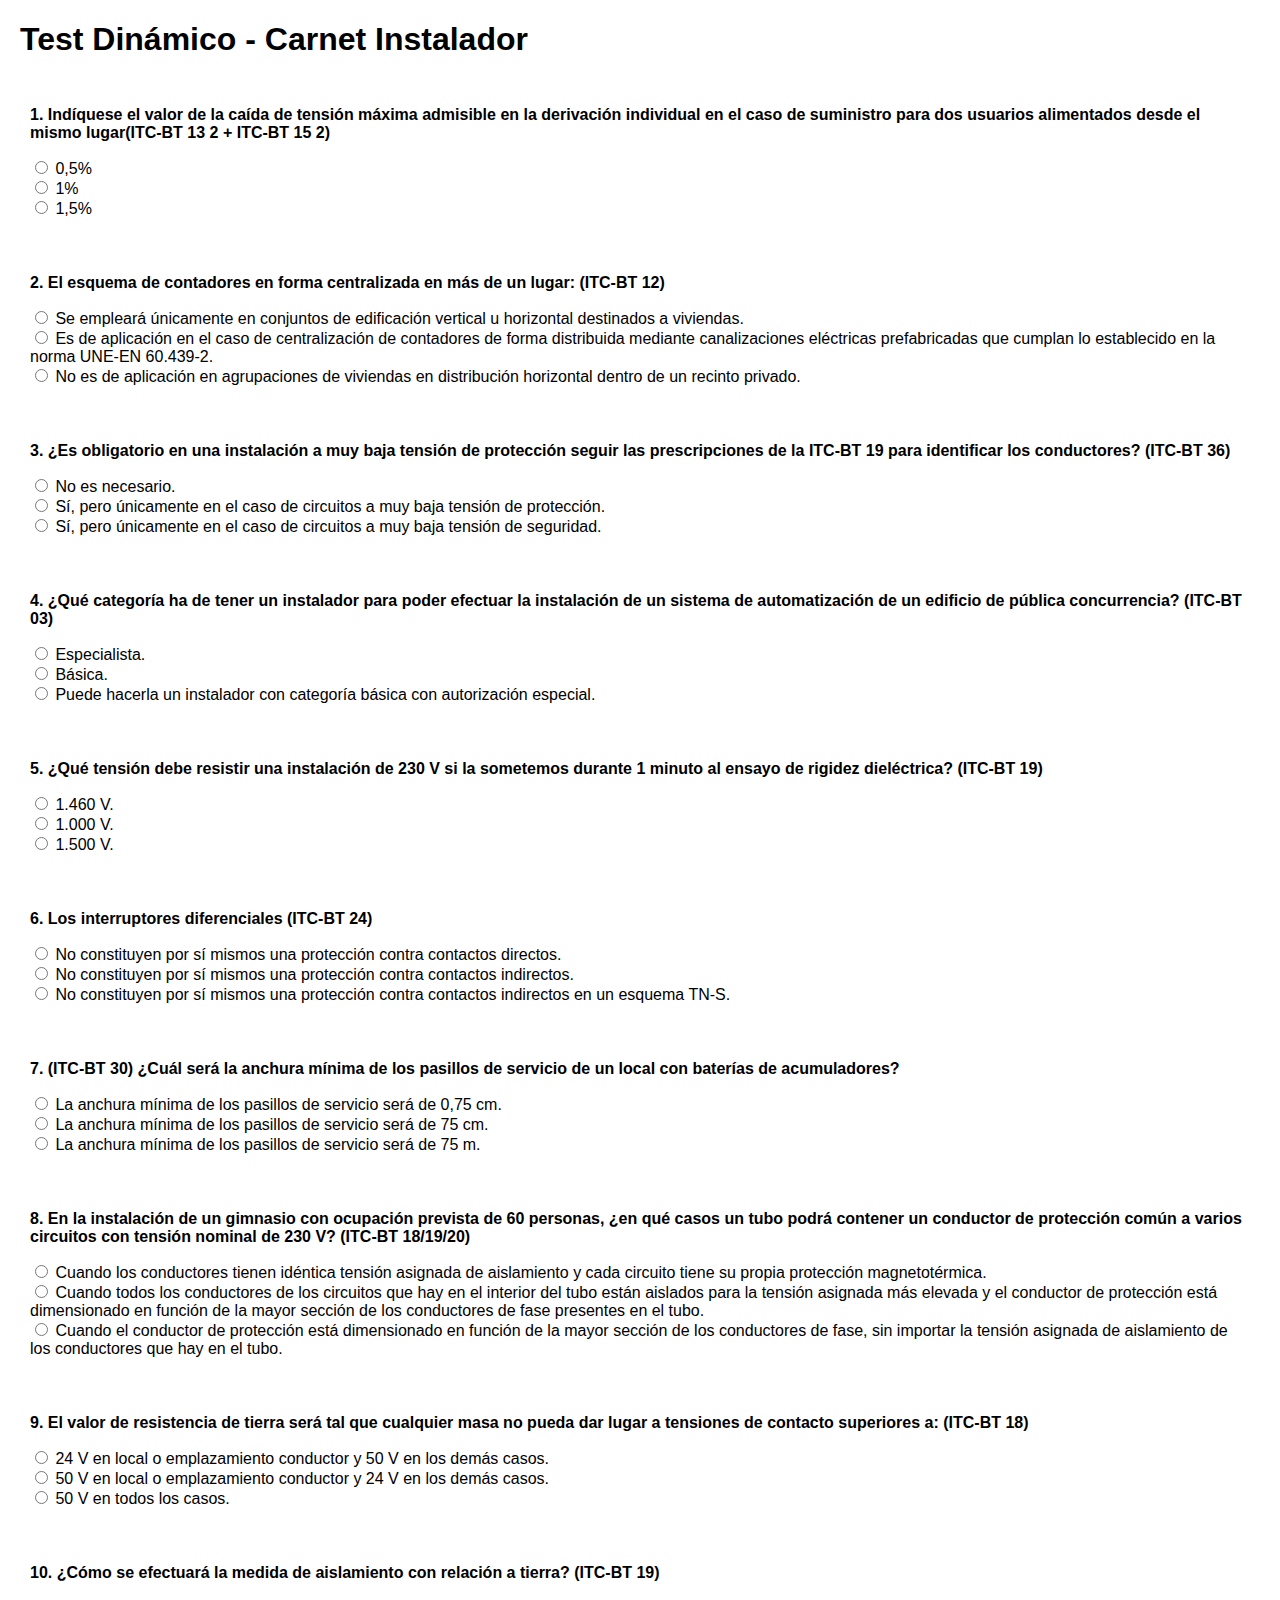
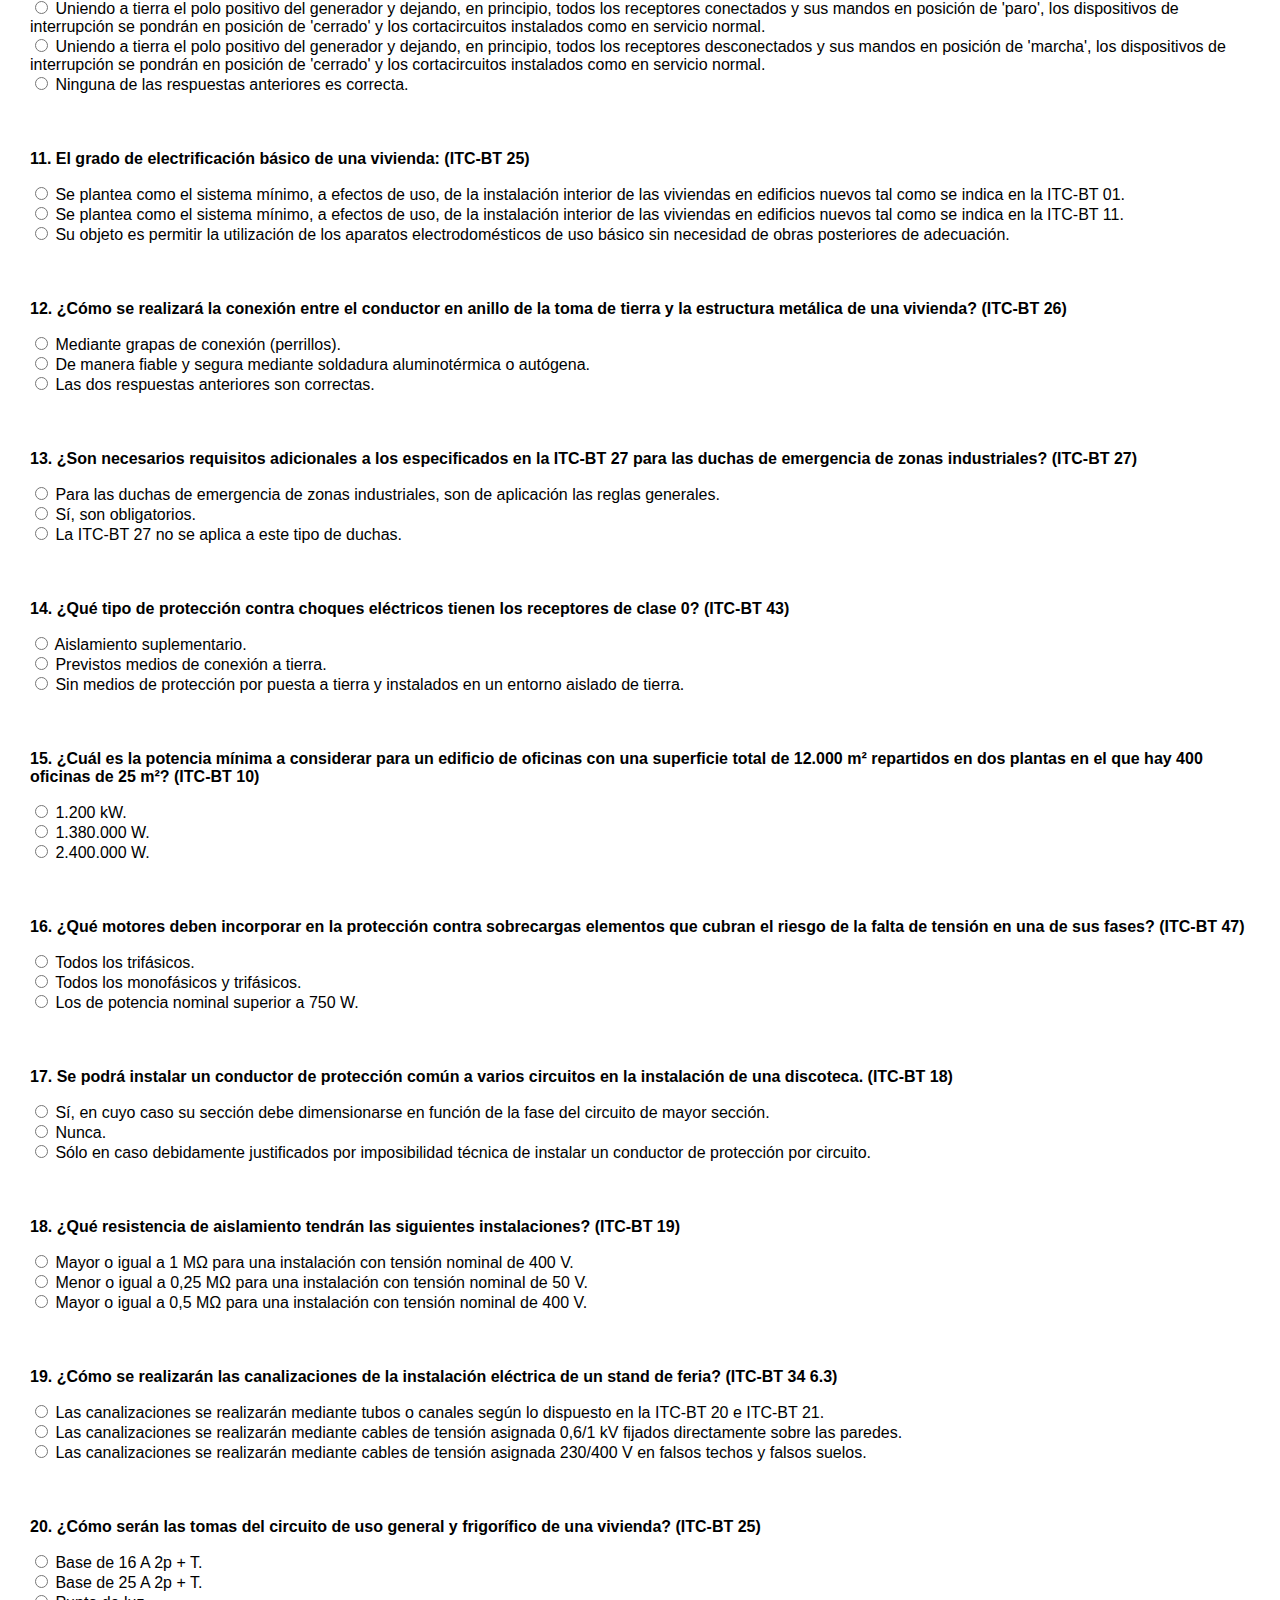
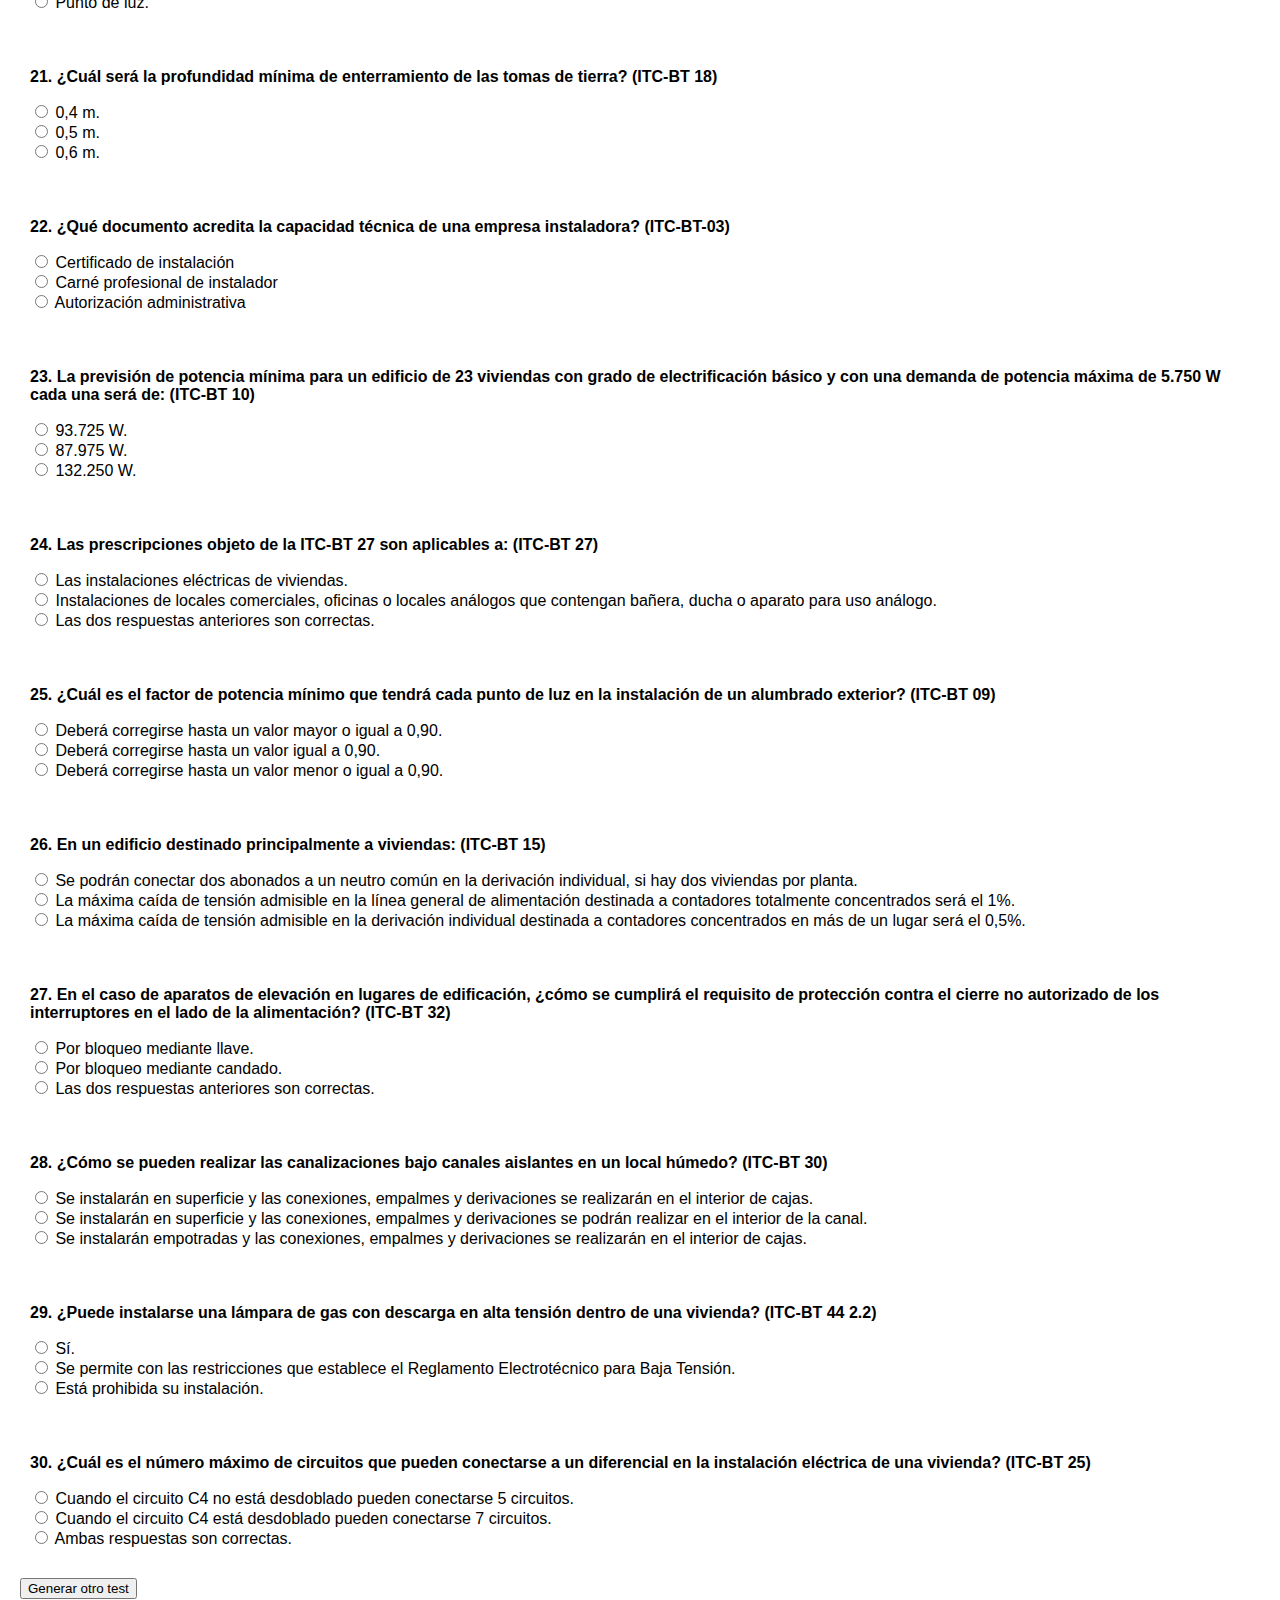
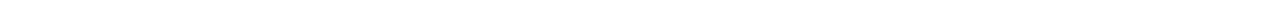
<file: test_dinamico/index.html>
<!DOCTYPE html>
<html lang="es">
<head>
    <meta charset="UTF-8">
    <title>Test Dinámico Carnet Instalador</title>
    <style>
        body { font-family: Arial, sans-serif; margin: 20px; }
        .pregunta { margin-bottom: 20px; padding: 10px; border-radius: 5px; }
        .correcta { background-color: #d4edda !important; }
        .incorrecta { background-color: #f8d7da !important; }
        .resaltada-correcta { text-decoration: underline; font-weight: bold; color: green; }
        .mensaje-final { margin-top: 15px; padding: 10px; border-radius: 5px; font-size: 18px; }
    </style>
</head>
<body>
    <h1>Test Dinámico - Carnet Instalador</h1>
    <form id="testForm"></form>
    <div id="resultado"></div>
    <button id="nuevoTest">Generar otro test</button>
    <script src="script.js"></script>
</body>
</html>
</file>
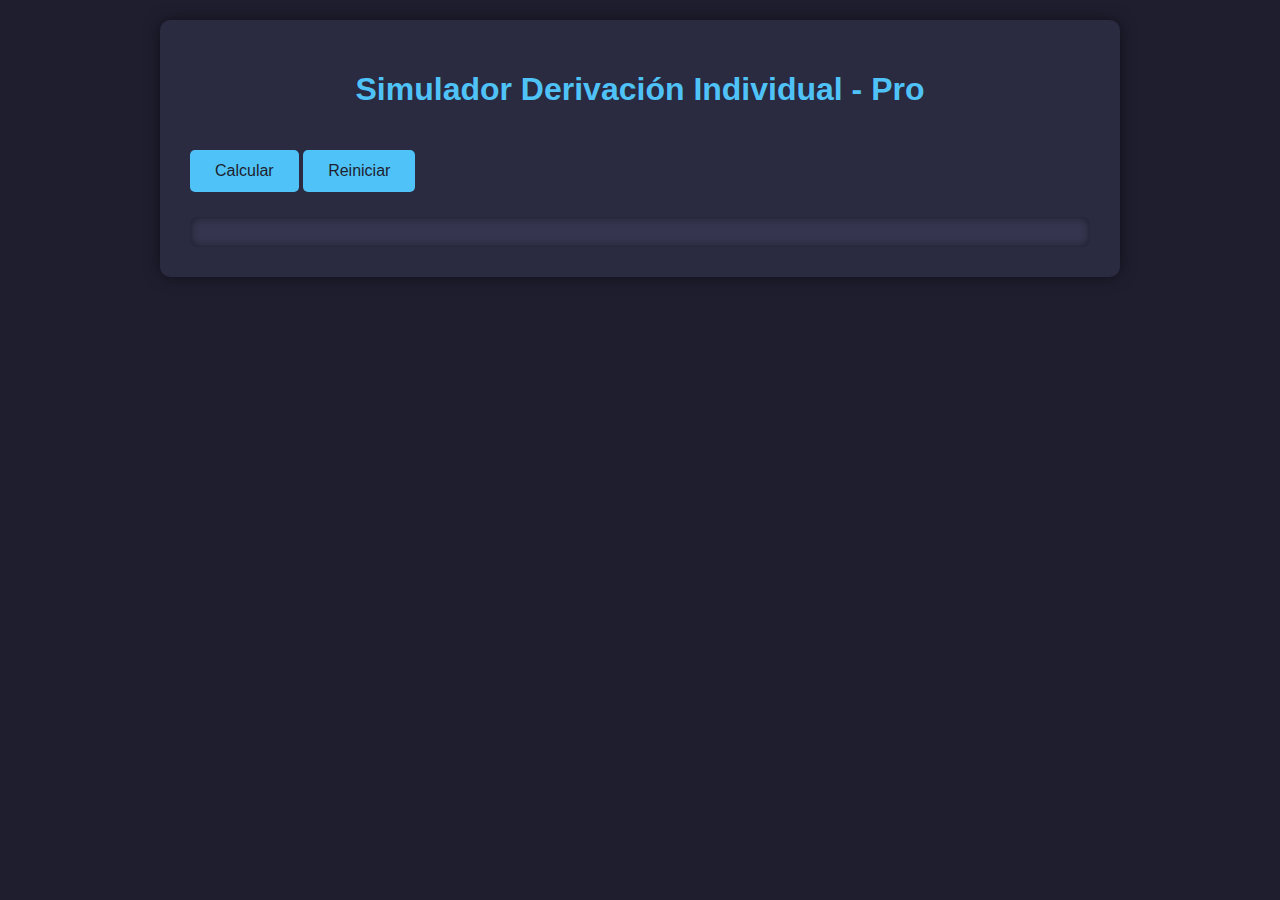
<file: simuladores/simulador_di.html>
<!DOCTYPE html>
<html lang="es">
<head>
  <meta charset="UTF-8">
  <meta name="viewport" content="width=device-width, initial-scale=1.0">
  <title>Simulador Derivación Individual - Pro</title>
  <style>
    body {
      font-family: 'Segoe UI', Tahoma, Geneva, Verdana, sans-serif;
      background-color: #1e1e2f;
      color: #f0f0f0;
      margin: 0;
      padding: 20px;
    }
    h1 {
      text-align: center;
      color: #4fc3f7;
    }
    .container {
      max-width: 900px;
      margin: auto;
      background: #2a2a40;
      padding: 30px;
      border-radius: 10px;
      box-shadow: 0 0 15px rgba(0,0,0,0.5);
    }
    label {
      display: block;
      margin-top: 12px;
      font-weight: bold;
    }
    input, select {
      width: 100%;
      padding: 10px;
      margin-top: 5px;
      border: 1px solid #555;
      border-radius: 5px;
      background-color: #1e1e2f;
      color: #f0f0f0;
    }
    button {
      margin-top: 20px;
      padding: 12px 25px;
      border: none;
      background-color: #4fc3f7;
      color: #1e1e2f;
      cursor: pointer;
      border-radius: 5px;
      font-size: 16px;
      transition: background-color 0.3s;
    }
    button:hover {
      background-color: #0288d1;
    }
    .results {
      margin-top: 25px;
      padding: 15px;
      background: #35354f;
      border-radius: 8px;
      box-shadow: inset 0 0 10px rgba(0,0,0,0.5);
    }
  </style>
</head>
<body>
<div class="container">
  <h1>Simulador Derivación Individual - Pro</h1>

  <!-- Campos de entrada (sin modificar) -->
  <!-- (Contenido de campos sin cambios) -->

  <button onclick="calcular()">Calcular</button>
  <button onclick="reiniciar()">Reiniciar</button>

  <div class="results" id="resultados"></div>
</div>
<script>
const tablaEnterrado = {
  cobre: {
    "2PVC": {1.5: 20, 2.5: 27, 4: 36, 6: 44, 10: 59, 16: 76, 25: 98, 35: 118, 50: 140, 70: 173, 95: 205, 120: 233, 150: 264, 185: 296, 240: 342, 300: 387},
    "3PVC": {1.5: 17, 2.5: 22, 4: 29, 6: 37, 10: 49, 16: 63, 25: 81, 35: 97, 50: 115, 70: 143, 95: 170, 120: 192, 150: 218, 185: 245, 240: 282, 300: 319},
    "2XLPE": {1.5: 24, 2.5: 32, 4: 42, 6: 53, 10: 70, 16: 91, 25: 116, 35: 140, 50: 166, 70: 204, 95: 241, 120: 275, 150: 311, 185: 348, 240: 402, 300: 455},
    "3XLPE": {1.5: 21, 2.5: 27, 4: 35, 6: 44, 10: 58, 16: 75, 25: 96, 35: 117, 50: 138, 70: 170, 95: 202, 120: 230, 150: 260, 185: 295, 240: 336, 300: 380}
  },
  aluminio: {
    "2PVC": {2.5: 20, 4: 27, 6: 34, 10: 45, 16: 58, 25: 76, 35: 91, 50: 107, 70: 133, 95: 157, 120: 179, 150: 202, 185: 228, 240: 263, 300: 297},
    "3PVC": {2.5: 17.5, 4: 22, 6: 28, 10: 38, 16: 49, 25: 62, 35: 76, 50: 89, 70: 111, 95: 131, 120: 149, 150: 169, 185: 190, 240: 218, 300: 247},
    "2XLPE": {2.5: 24, 4: 32, 6: 40, 10: 53, 16: 70, 25: 90, 35: 107, 50: 126, 70: 156, 95: 185, 120: 211, 150: 239, 185: 267, 240: 309, 300: 349},
    "3XLPE": {2.5: 21, 4: 27, 6: 34, 10: 45, 16: 58, 25: 74, 35: 90, 50: 107, 70: 132, 95: 157, 120: 178, 150: 201, 185: 226, 240: 261, 300: 295}
  }
};

const tablaIntensidades = {
  "A1": {1.5: 14, 2.5: 20, 4: 25, 6: 32, 10: 45, 16: 60, 25: 80, 35: 100, 50: 125, 70: 160, 95: 200, 120: 230, 150: 260, 185: 300, 240: 340},
  "A2": {1.5: 17, 2.5: 25, 4: 32, 6: 40, 10: 55, 16: 75, 25: 100, 35: 125, 50: 150, 70: 195, 95: 230, 120: 265, 150: 300, 185: 340, 240: 400},
  "B1": {1.5: 17, 2.5: 25, 4: 32, 6: 40, 10: 55, 16: 75, 25: 100, 35: 125, 50: 150, 70: 195, 95: 230, 120: 265, 150: 300, 185: 340, 240: 400},
  "B2": {1.5: 19, 2.5: 27, 4: 36, 6: 46, 10: 63, 16: 85, 25: 115, 35: 135, 50: 165, 70: 215, 95: 260, 120: 300, 150: 340, 185: 385, 240: 450},
  "D1": {1.5: 20.5, 2.5: 27.5, 4: 36, 6: 44, 10: 59, 16: 78, 25: 104, 35: 129, 50: 158, 70: 199, 95: 240, 120: 276, 150: 309, 185: 342, 240: 380},
  "D2": {1.5: 24.5, 2.5: 32.5, 4: 42, 6: 51, 10: 68, 16: 91, 25: 123, 35: 152, 50: 186, 70: 233, 95: 282, 120: 324, 150: 362, 185: 400, 240: 450}
};

// Función calcular y reiniciar sin cambios
</script>
</body>
</html>
</file>
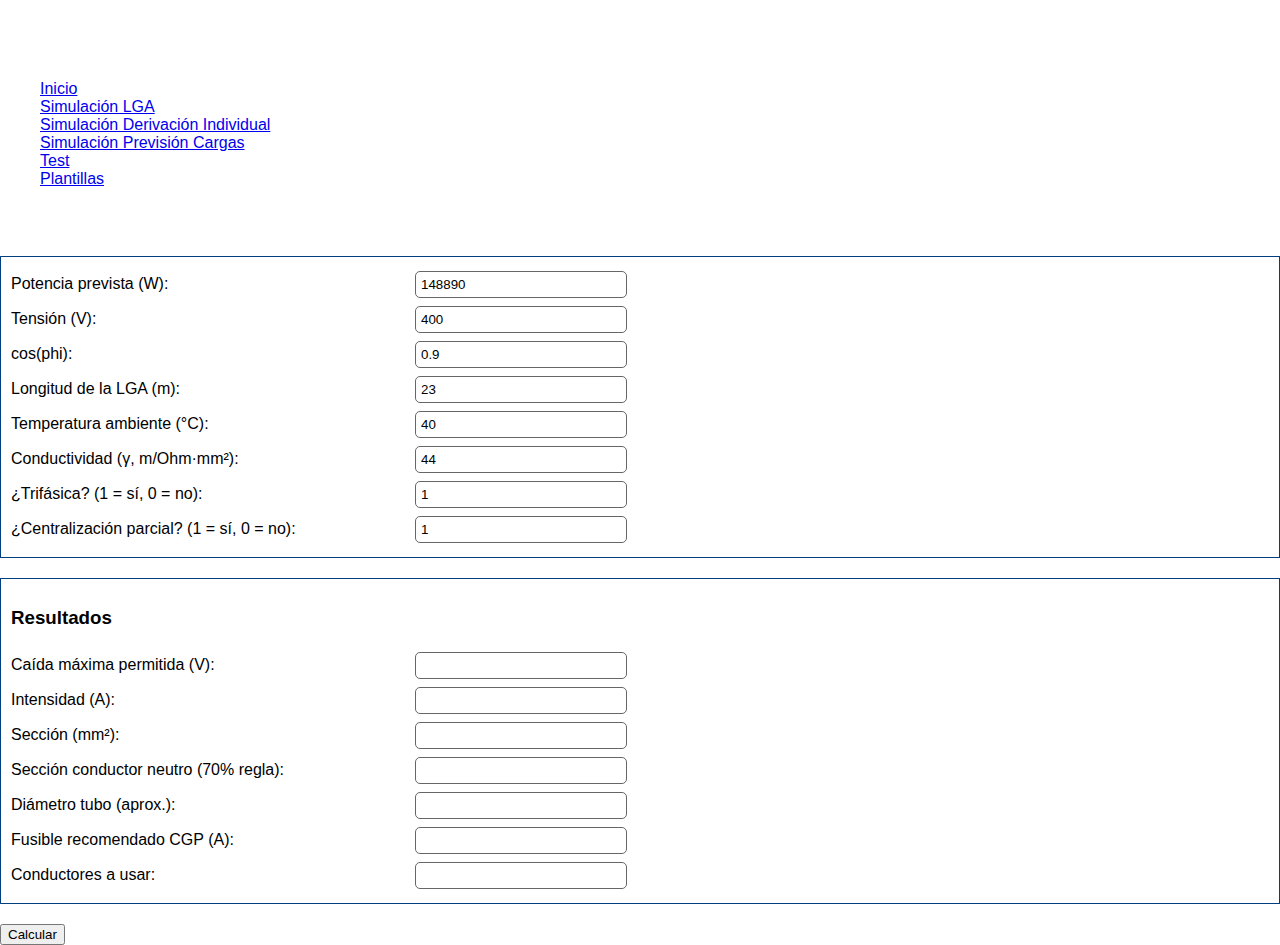
<file: simuladores/simulador_lga.html>
<!DOCTYPE html>
<html lang="es">
<head>
    <meta charset="UTF-8">
    <title>Simulación LGA Ejercicio</title>
    <link rel="stylesheet" href="../css/style.css">
    <style>
        input[type=text], input[type=number] {
            width: 200px;
            padding: 5px;
            margin: 4px;
        }
        label {
            display: inline-block;
            width: 400px;
        }
        .form-section {
            margin-bottom: 20px;
            padding: 10px;
            border: 1px solid #004080;
        }
    </style>
</head>
<body>
    <header>
        <h1>Simulador LGA - Ejercicio Real</h1>
        <nav>
            <ul>
                <li><a href="../index.html">Inicio</a></li>
                <li><a href="simulador_lga.html">Simulación LGA</a></li>
                <li><a href="simulador_di.html">Simulación Derivación Individual</a></li>
                <li><a href="simulador_prevision.html">Simulación Previsión Cargas</a></li>
                <li><a href="../test/index.html">Test</a></li>
                <li><a href="../plantillas/index.html">Plantillas</a></li>
            </ul>
        </nav>
    </header>
    <main>
        <h2>Ejercicio de Cálculo Real de LGA</h2>
        <form id="formLGA">
            <div class="form-section">
                <label>Potencia prevista (W):</label><input type="number" id="potencia" value="148890"><br>
                <label>Tensión (V):</label><input type="number" id="tension" value="400"><br>
                <label>cos(phi):</label><input type="number" step="any" id="cosphi" value="0.9"><br>
                <label>Longitud de la LGA (m):</label><input type="number" id="longitud" value="23"><br>
                <label>Temperatura ambiente (°C):</label><input type="number" id="temperatura" value="40"><br>
                <label>Conductividad (γ, m/Ohm·mm²):</label><input type="number" step="any" id="gamma" value="44"><br>
                <label>¿Trifásica? (1 = sí, 0 = no):</label><input type="number" id="trifasica" value="1"><br>
                <label>¿Centralización parcial? (1 = sí, 0 = no):</label><input type="number" id="centralizado" value="1"><br>
            </div>

            <div class="form-section">
                <h3>Resultados</h3>
                <label>Caída máxima permitida (V):</label><input type="text" id="caida" readonly><br>
                <label>Intensidad (A):</label><input type="text" id="intensidad" readonly><br>
                <label>Sección (mm²):</label><input type="text" id="seccion" readonly><br>
                <label>Sección conductor neutro (70% regla):</label><input type="text" id="neutro" readonly><br>
                <label>Diámetro tubo (aprox.):</label><input type="text" id="tubo" readonly><br>
                <label>Fusible recomendado CGP (A):</label><input type="text" id="fusible" readonly><br>
                <label>Conductores a usar:</label><input type="text" id="conductores" readonly><br>
            </div>

            <button type="button" onclick="calcular()">Calcular</button>
        </form>

        <script>
            function calcular() {
                const P = parseFloat(document.getElementById('potencia').value);
                const U = parseFloat(document.getElementById('tension').value);
                const cosphi = parseFloat(document.getElementById('cosphi').value);
                const L = parseFloat(document.getElementById('longitud').value);
                const gamma = parseFloat(document.getElementById('gamma').value);
                const trifasica = parseInt(document.getElementById('trifasica').value);
                const centralizado = parseInt(document.getElementById('centralizado').value);

                let e_pct = centralizado === 1 ? 1 : 0.5;
                let e = (e_pct / 100) * U;
                let I = trifasica === 1 ? P / (1.73 * U * cosphi) : P / (U * cosphi);
                let S = trifasica === 1 ? (L * P) / (gamma * e * U) : (2 * L * P) / (gamma * e * U);

                // Ajustar a sección comercial (por simplicidad aproximamos)
                let seccionComercial = S <= 25 ? 25 : (S <= 35 ? 35 : (S <= 50 ? 50 : (S <= 70 ? 70 : 95)));

                // Fusible: corriente nominal mayor o igual a la intensidad
                let fusible = Math.ceil(I / 10) * 10;

                // Tubo (aproximación muy básica para 3F+N)
                let diametroTubo = seccionComercial <= 35 ? "40 mm" : "50 mm";

                document.getElementById('caida').value = e.toFixed(2);
                document.getElementById('intensidad').value = I.toFixed(2);
                document.getElementById('seccion').value = seccionComercial + " mm²";
                document.getElementById('neutro').value = Math.floor(seccionComercial * 0.7) + " mm²";
                document.getElementById('tubo').value = diametroTubo;
                document.getElementById('fusible').value = fusible + " A";
                document.getElementById('conductores').value = "3 fases + 1 neutro";
            }
        </script>
    </main>
</body>
</html>
</file>
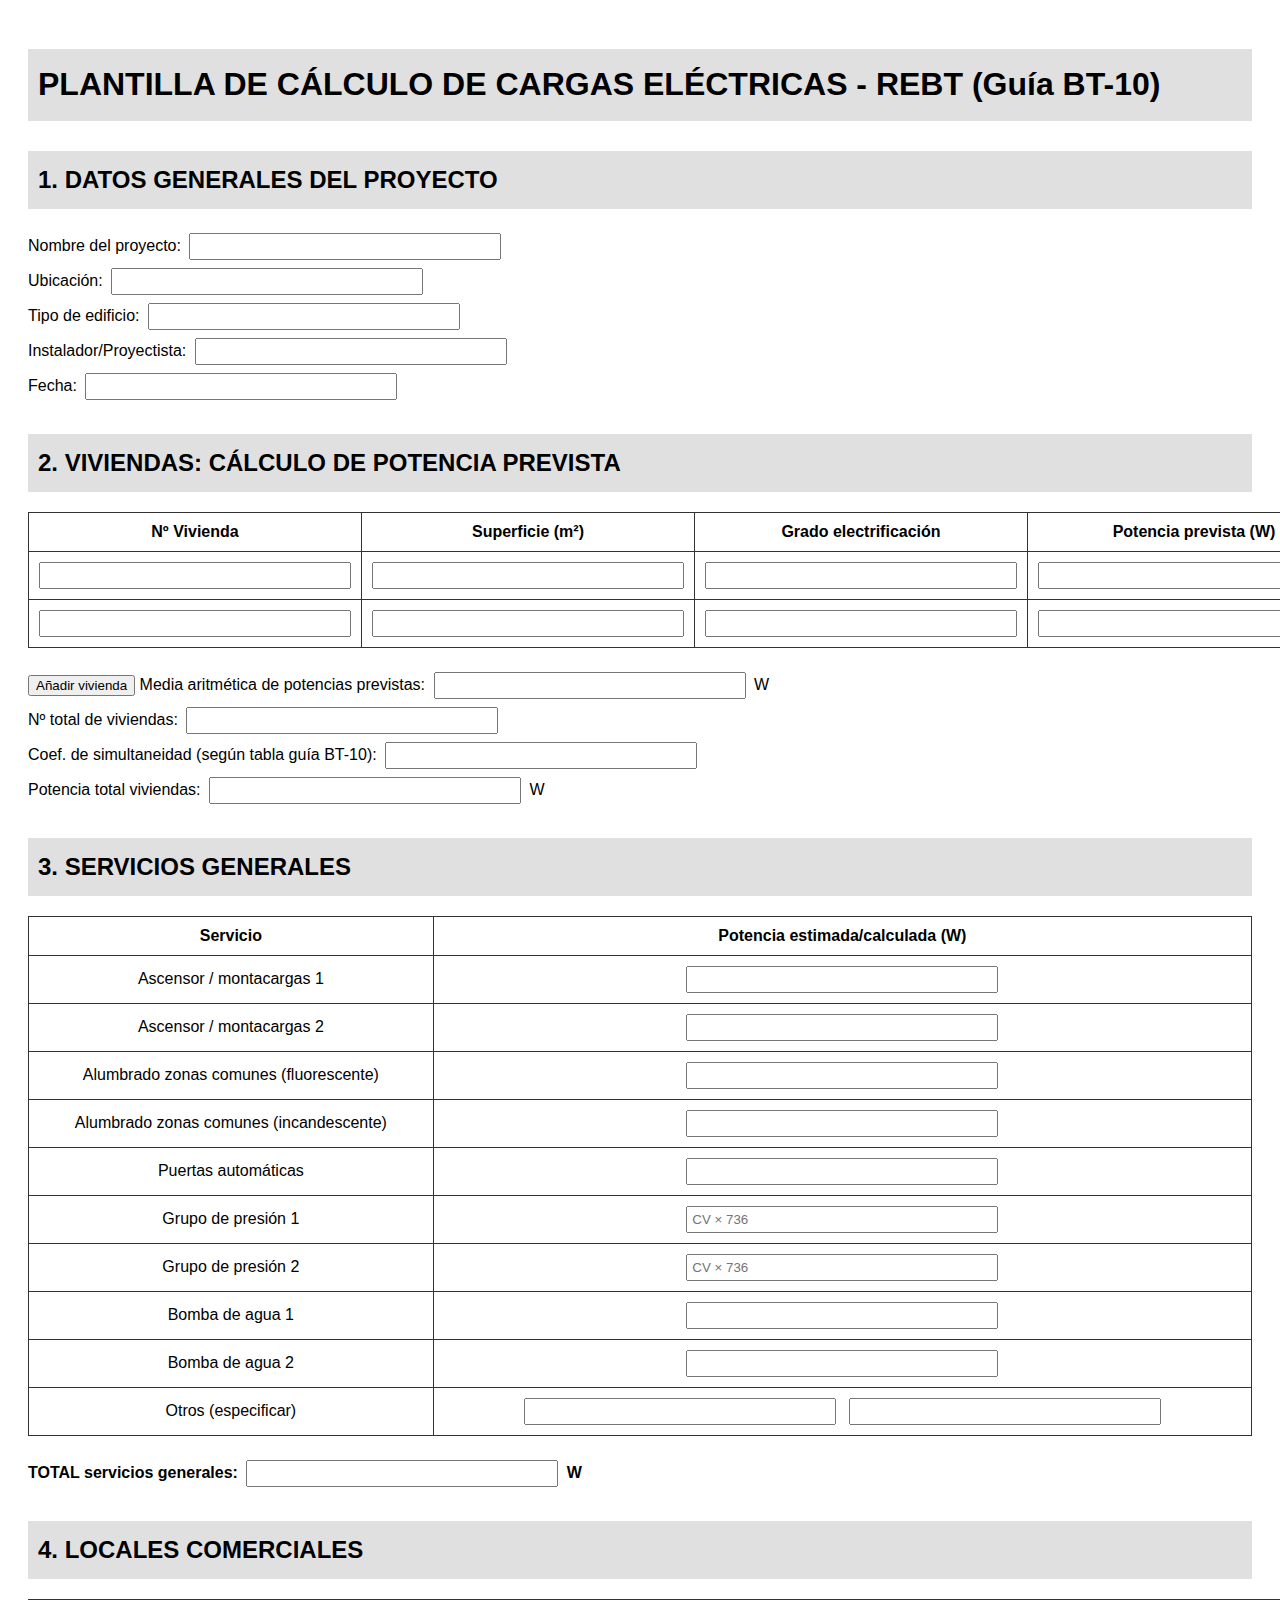
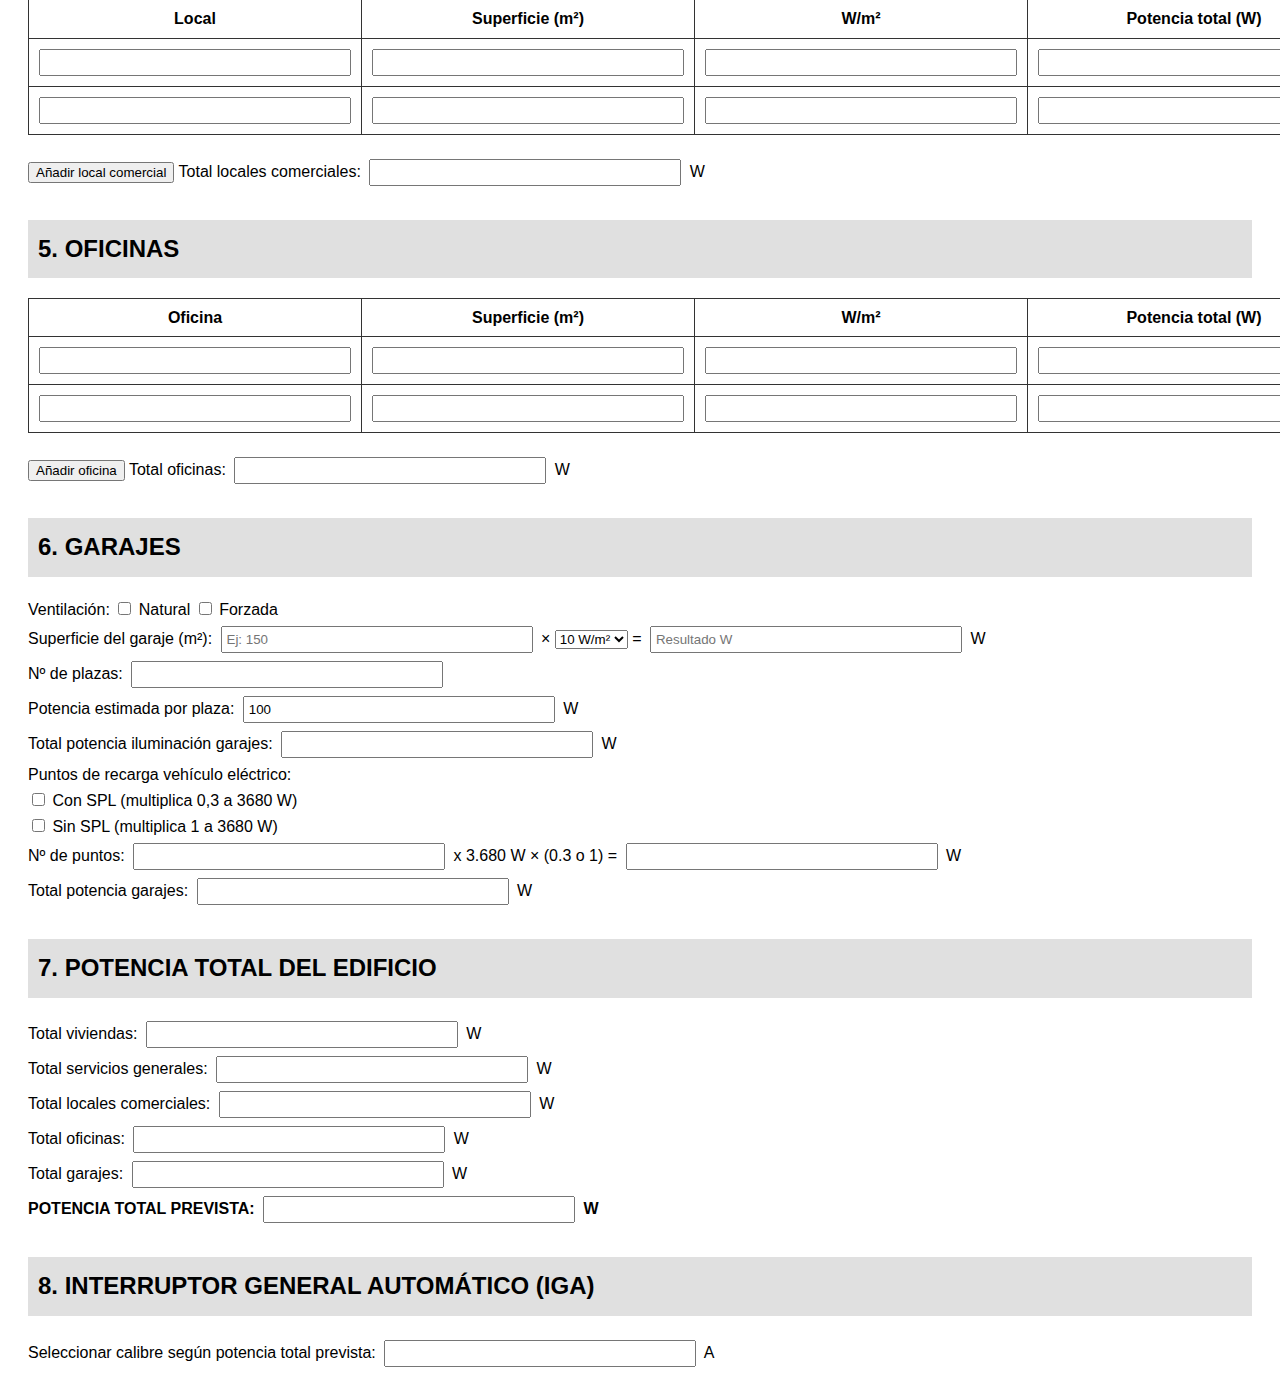
<file: simuladores/simulador_prevision.html>
<!DOCTYPE html>

<html lang="es">
<head>
<meta charset="utf-8"/>
<title>Simulador Previsión de Cargas</title>
<style>
        body { font-family: Arial, sans-serif; padding: 20px; line-height: 1.6; }
        h1, h2 { background-color: #e0e0e0; padding: 10px; }
        input[type='text'], input[type='number'] { width: 300px; margin: 4px; padding: 4px; }
        table { width: 100%; border-collapse: collapse; margin-bottom: 20px; }
        th, td { border: 1px solid #333; padding: 6px; text-align: center; }
        .section { margin-top: 30px; }
    </style>
</head>
<body>
<h1>PLANTILLA DE CÁLCULO DE CARGAS ELÉCTRICAS - REBT (Guía BT-10)</h1>
<div class="section">
<h2>1. DATOS GENERALES DEL PROYECTO</h2>
<label>Nombre del proyecto: <input type="text"/></label><br/>
<label>Ubicación: <input type="text"/></label><br/>
<label>Tipo de edificio: <input type="text"/></label><br/>
<label>Instalador/Proyectista: <input type="text"/></label><br/>
<label>Fecha: <input type="text"/></label>
</div>
<div class="section">
<h2>2. VIVIENDAS: CÁLCULO DE POTENCIA PREVISTA</h2>
<table>
<tr><th>Nº Vivienda</th><th>Superficie (m²)</th><th>Grado electrificación</th><th>Potencia prevista (W)</th></tr>
<tr><td><input id="totalLocales" placeholder="" type="number"/></td><td><input type="number"/></td><td><input type="text"/></td><td><input type="number"/></td></tr>
<tr><td><input placeholder="" type="number"/></td><td><input type="number"/></td><td><input type="number"/></td><td><input type="number"/></td></tr>
</table><button onclick="agregarFilaVivienda()">Añadir vivienda</button>
<label>Media aritmética de potencias previstas: <input type="text"/> W</label><br/>
<label>Nº total de viviendas: <input type="number"/></label><br/>
<label>Coef. de simultaneidad (según tabla guía BT-10): <input step="any" type="number"/></label><br/>
<label>Potencia total viviendas: <input type="text"/> W</label>
</div>
<div class="section">
<h2>3. SERVICIOS GENERALES</h2>
<table>
<tr><th>Servicio</th><th>Potencia estimada/calculada (W)</th></tr>
<tr><td>Ascensor / montacargas 1</td><td><input type="number"/></td></tr>
<tr><td>Ascensor / montacargas 2</td><td><input type="number"/></td></tr>
<tr><td>Alumbrado zonas comunes (fluorescente)</td><td><input type="number"/></td></tr>
<tr><td>Alumbrado zonas comunes (incandescente)</td><td><input type="number"/></td></tr>
<tr><td>Puertas automáticas</td><td><input type="number"/></td></tr>
<tr><td>Grupo de presión 1</td><td><input placeholder="CV × 736" type="number"/></td></tr>
<tr><td>Grupo de presión 2</td><td><input placeholder="CV × 736" type="number"/></td></tr>
<tr><td>Bomba de agua 1</td><td><input type="number"/></td></tr>
<tr><td>Bomba de agua 2</td><td><input type="number"/></td></tr>
<tr><td>Otros (especificar)</td><td><input type="text"/> <input type="text"/></td></tr>
</table>
<label><strong>TOTAL servicios generales: <input type="text"/> W</strong></label>
</div>
<div class="section">
<h2>4. LOCALES COMERCIALES</h2>
<table>
<tr><th>Local</th><th>Superficie (m²)</th><th>W/m²</th><th>Potencia total (W)</th></tr>
<tr><td><input placeholder="" type="number"/></td><td><input type="number"/></td><td><input type="number"/></td><td><input type="number"/></td></tr>
<tr><td><input placeholder="" type="number"/></td><td><input type="number"/></td><td><input type="number"/></td><td><input type="number"/></td></tr>
</table>
<button onclick="agregarFila('tablaLocales')">Añadir local comercial</button>
<label>Total locales comerciales: <input type="text"/> W</label>
</div>
<div class="section">
<h2>5. OFICINAS</h2>
<table>
<tr><th>Oficina</th><th>Superficie (m²)</th><th>W/m²</th><th>Potencia total (W)</th></tr>
<tr><td><input placeholder="" type="text"/></td><td><input type="number"/></td><td><input type="number"/></td><td><input type="number"/></td></tr>
<tr><td><input placeholder="" type="text"/></td><td><input type="number"/></td><td><input type="number"/></td><td><input type="number"/></td></tr>
</table>
<button onclick="agregarFilaOficinas()">Añadir oficina</button>
<label>Total oficinas: <input type="text"/> W</label>

<div class="section">
<h2>6. GARAJES</h2>
<label>Ventilación:
    <input type="checkbox"/> Natural
    <input type="checkbox"/> Forzada
</label><br/>
<div>
    <div>
        Superficie del garaje (m²):
        <input id="superficieGaraje" oninput="calcularPotenciaGarajeArea()" placeholder="Ej: 150" type="number"/>
        × 
        <select id="wPorM2Garaje" onchange="calcularPotenciaGarajeArea()">
      <option value="10">10 W/m²</option>
      <option value="20">20 W/m²</option>
      </select>
        = 
        <input id="resultadoGarajeArea" placeholder="Resultado W" readonly="" type="text"/>
        W
      </div>
<label>Nº de plazas: <input type="number"/></label><br/>
<label>Potencia estimada por plaza: <input type="number" value="100"/> W</label><br/>
<label>Total potencia iluminación garajes: <input type="number"/> W</label><br/>
<label>Puntos de recarga vehículo eléctrico:</label><br/>
<label><input type="checkbox"/> Con SPL (multiplica 0,3 a 3680 W)</label><br/>
<label><input type="checkbox"/> Sin SPL (multiplica 1 a 3680 W)</label><br/>
<label>Nº de puntos: <input type="number"/> x 3.680 W × (0.3 o 1) = <input type="text"/> W</label><br/>
<label>Total potencia garajes: <input type="number"/> W</label>

<div class="section">
<h2>7. POTENCIA TOTAL DEL EDIFICIO</h2>
<label>Total viviendas: <input type="number"/> W</label><br/>
<label>Total servicios generales: <input type="text"/> W</label><br/>
<label>Total locales comerciales: <input type="text"/> W</label><br/>
<label>Total oficinas: <input type="number"/> W</label><br/>
<label>Total garajes: <input type="number"/> W</label><br/>
<strong>POTENCIA TOTAL PREVISTA: <input type="number"/> W</strong>
</div>
<div class="section">
<h2>8. INTERRUPTOR GENERAL AUTOMÁTICO (IGA)</h2>
<label>Seleccionar calibre según potencia total prevista: <input type="number"/> A</label>
</div>
<script>
function agregarFilaVivienda() {
    const table = document.querySelector("table");
    const row = table.insertRow(-1);
    for (let i = 0; i < 4; i++) {
        const cell = row.insertCell(i);
        const input = document.createElement("input");
        input.type = "number";
        input.placeholder = "";
        input.oninput = calcularViviendas;
        cell.appendChild(input);
    }
    calcularViviendas();
}

function calcularViviendas() {
    const table = document.querySelector("table");
    const rows = Array.from(table.rows).slice(1);
    let potenciaTotal = 0;
    let nViviendas = 0;

    rows.forEach(row => {
        const grado = row.cells[2].querySelector("input")?.value.trim().toLowerCase();
        let potencia = 0;
        if (grado === "básica" || grado === "basica") potencia = 5750;
        else if (grado === "elevada") potencia = 9200;

        if (potencia > 0) {
            nViviendas++;
            row.cells[3].querySelector("input").value = potencia;
            potenciaTotal += potencia;
        } else {
            row.cells[3].querySelector("input").value = "";
        }
    });

    let coef = obtenerCoefSimultaneidad(nViviendas);
    const resultado = document.getElementById("totalViviendas");
    if (resultado) resultado.value = (potenciaTotal * coef).toFixed(2);
}

function obtenerCoefSimultaneidad(n) {
    const tabla = {
        1: 1, 2: 3, 3: 3.8, 4: 4.6, 5: 5.4, 6: 6.2, 7: 7, 8: 7.8, 9: 8.5,
        10: 9.2, 11: 9.9, 12: 10.6, 13: 11.3, 14: 11.9, 15: 12.5,
        16: 13.1, 17: 13.7, 18: 14.3, 19: 14.8, 20: 15.3, 21: 15.3
    };
    if (n <= 21) return tabla[n] || 1;
    return 15.3 + (n - 21) * 0.5;
}

function agregarFila(idTabla) {
    const tabla = document.getElementById(idTabla);
    if (!tabla) return;
    const fila = tabla.insertRow(-1);
    const columnas = tabla.rows[0].cells.length;
    for (let i = 0; i < columnas; i++) {
        const celda = fila.insertCell(i);
        const input = document.createElement("input");
        input.type = "number";
        input.placeholder = "";
        input.oninput = calcularTotales;
        celda.appendChild(input);
    }
}
function agregarFilaOficinas() {
    const table = document.querySelector("table");
    const row = table.insertRow(-1);
    for (let i = 0; i < 4; i++) {
        const cell = row.insertCell(i);
        const input = document.createElement("input");
        input.type = "number";
        input.placeholder = "";
        input.oninput = calcularOficinas;
        cell.appendChild(input);
    }
function calcularTotales() {
    calcularSeccion('tablaLocales', 'totalLocales');
    calcularSeccion('tablaOficinas', 'totalOficinas');
}

function calcularSeccion(tablaId, salidaId) {
    const tabla = document.getElementById(tablaId);
    const salida = document.getElementById(salidaId);
    if (!tabla || !salida) return;
    let total = 0;
    for (let i = 1; i < tabla.rows.length; i++) {
        const cells = tabla.rows[i].cells;
        const superficie = parseFloat(cells[1].querySelector("input")?.value || 0);
        const wpm = parseFloat(cells[2].querySelector("input")?.value || 0);
        total += superficie * wpm;
    }
    salida.value = total.toFixed(2);
}
</script>
<script>
function calcularPotenciaGarajeArea() {
    const m2 = parseFloat(document.getElementById("superficieGaraje").value) || 0;
    const wpm2 = parseFloat(document.getElementById("wPorM2Garaje").value) || 0;
    const total = m2 * wpm2;
    document.getElementById("resultadoGarajeArea").value = total.toFixed(2);
}
</script>
</body>
</html>
</file>
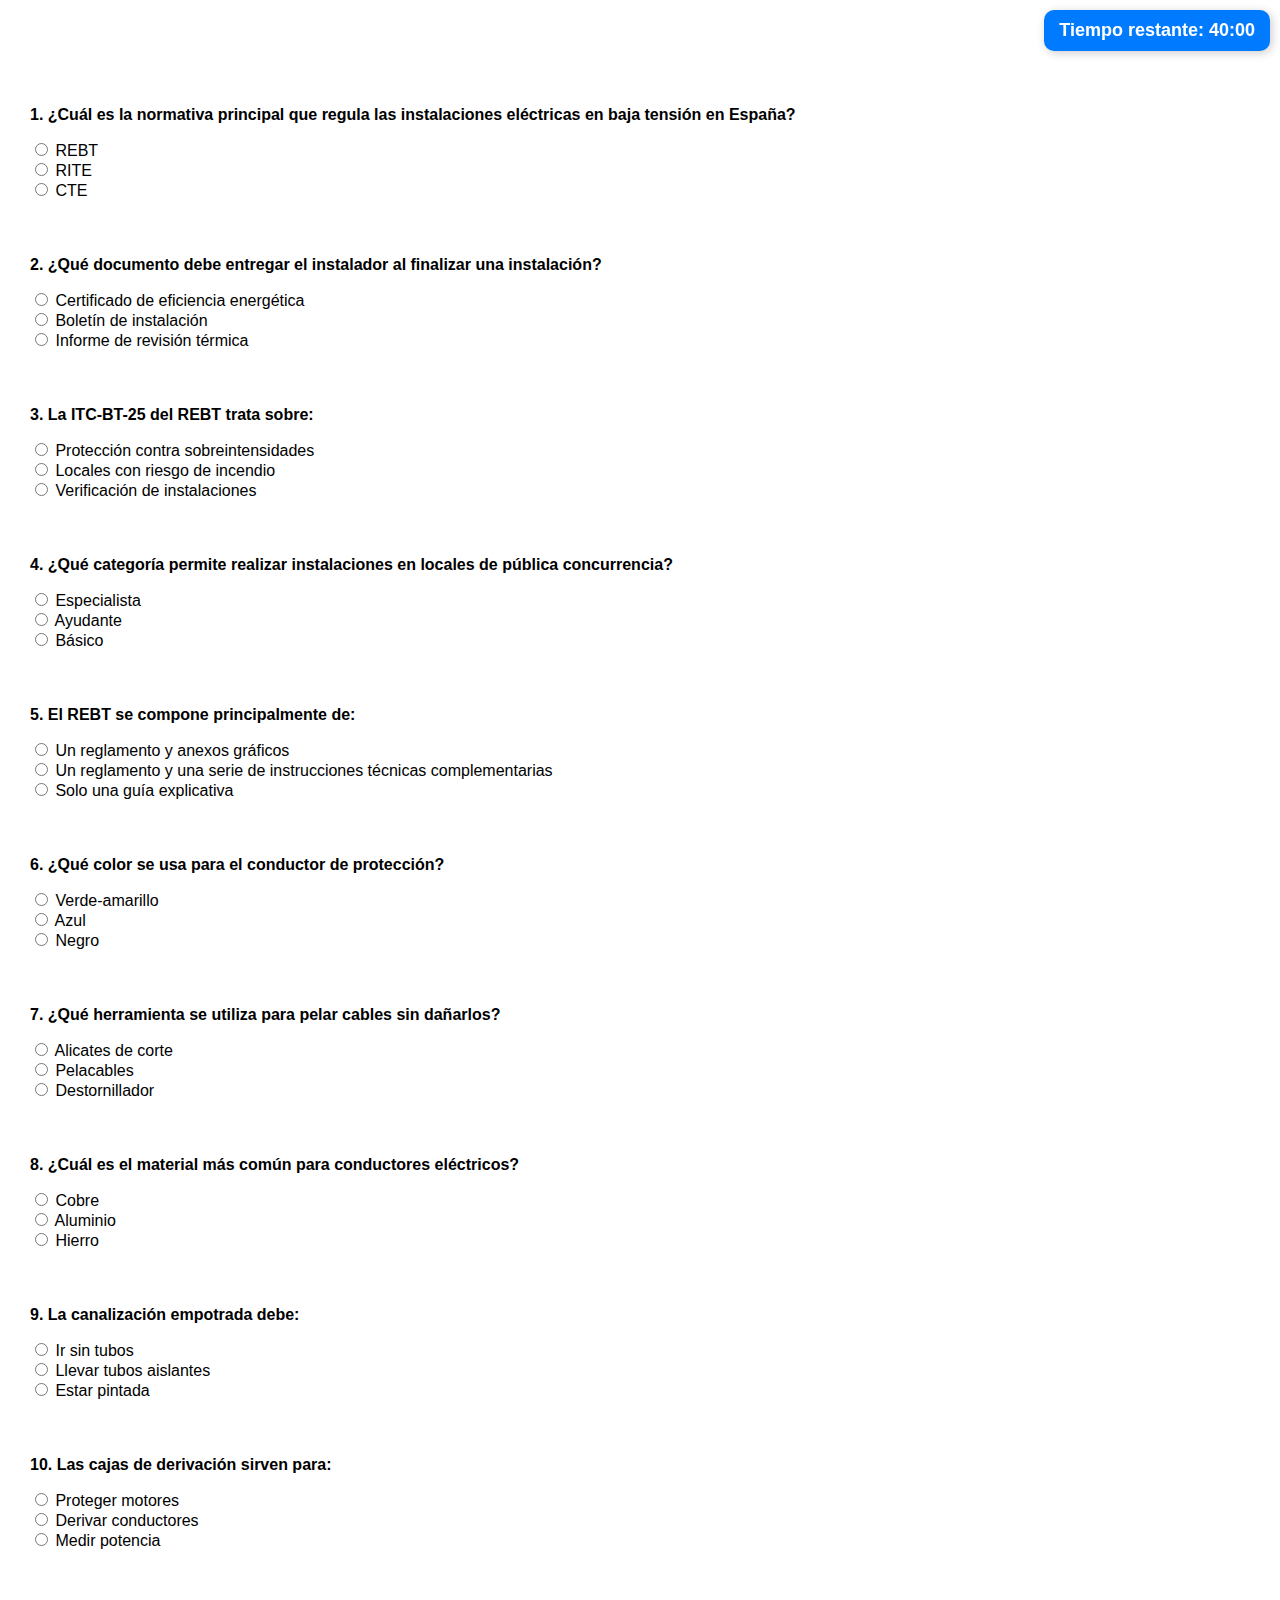
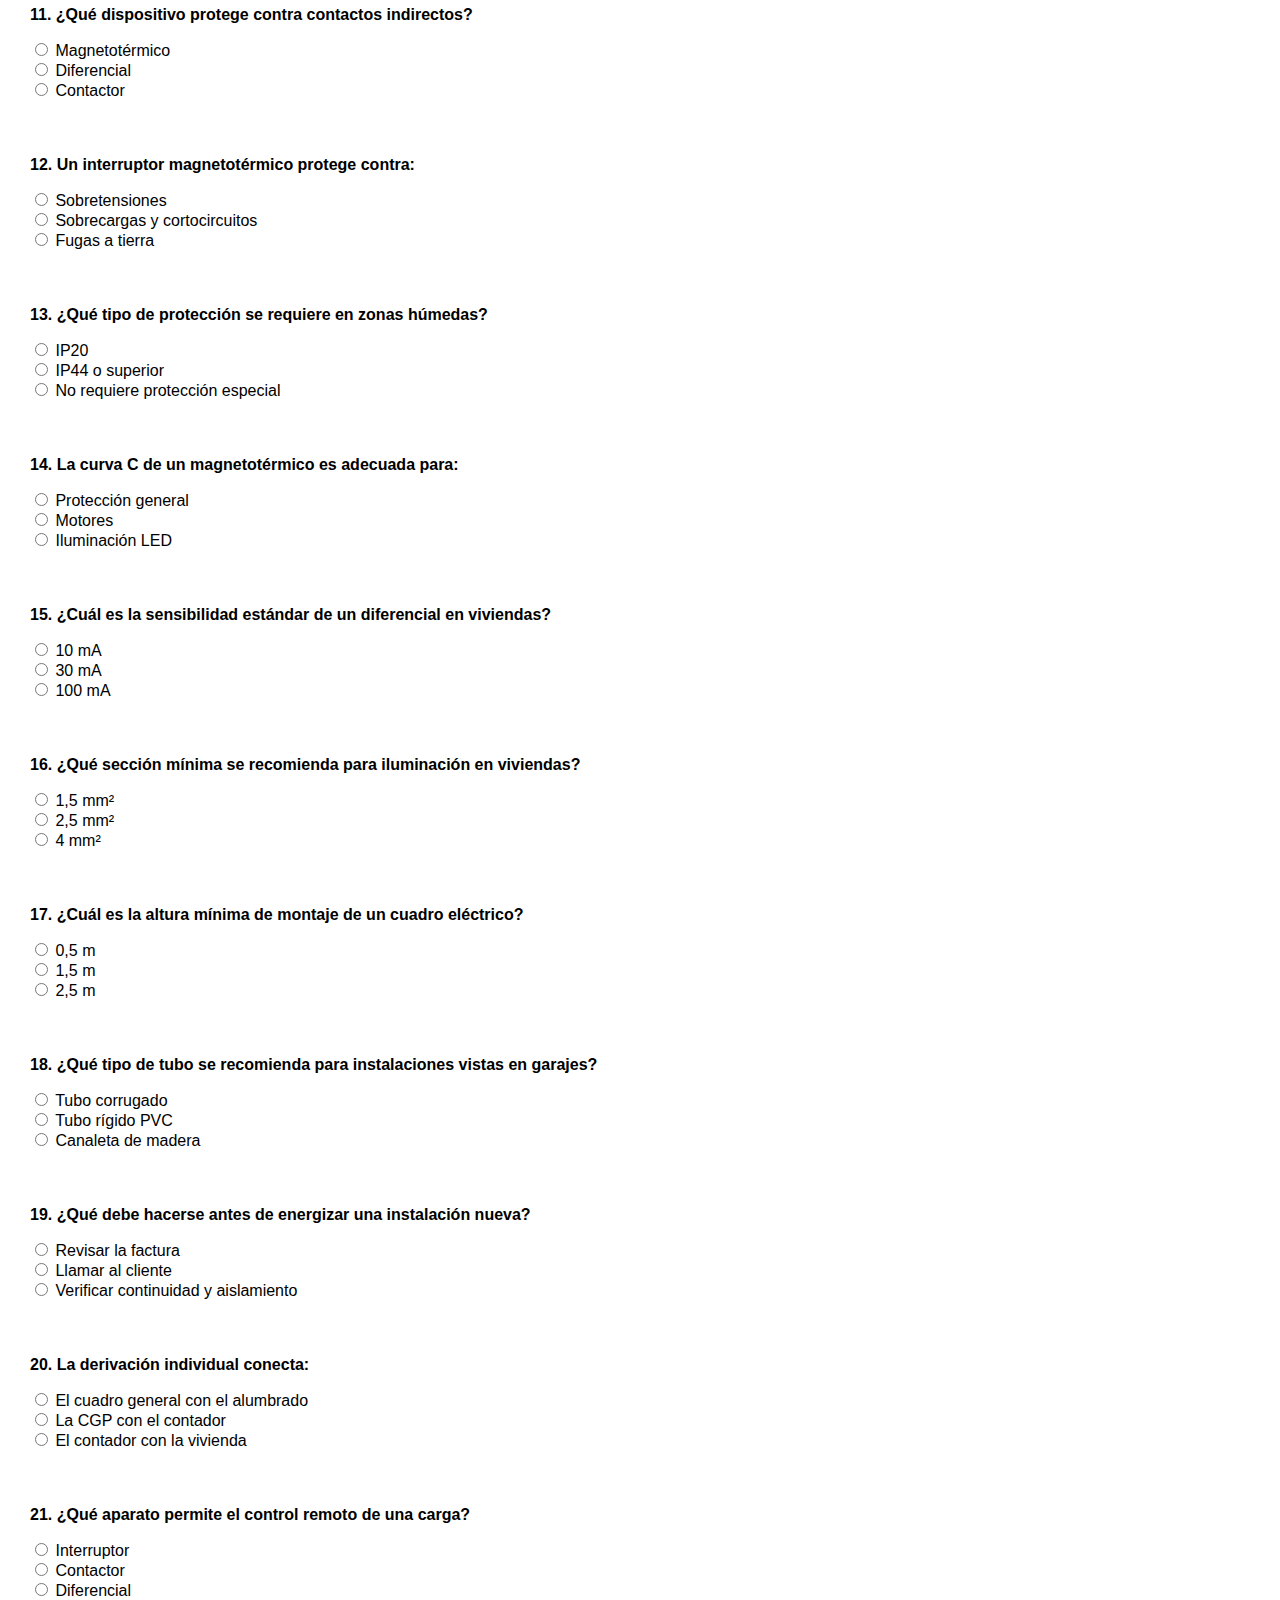
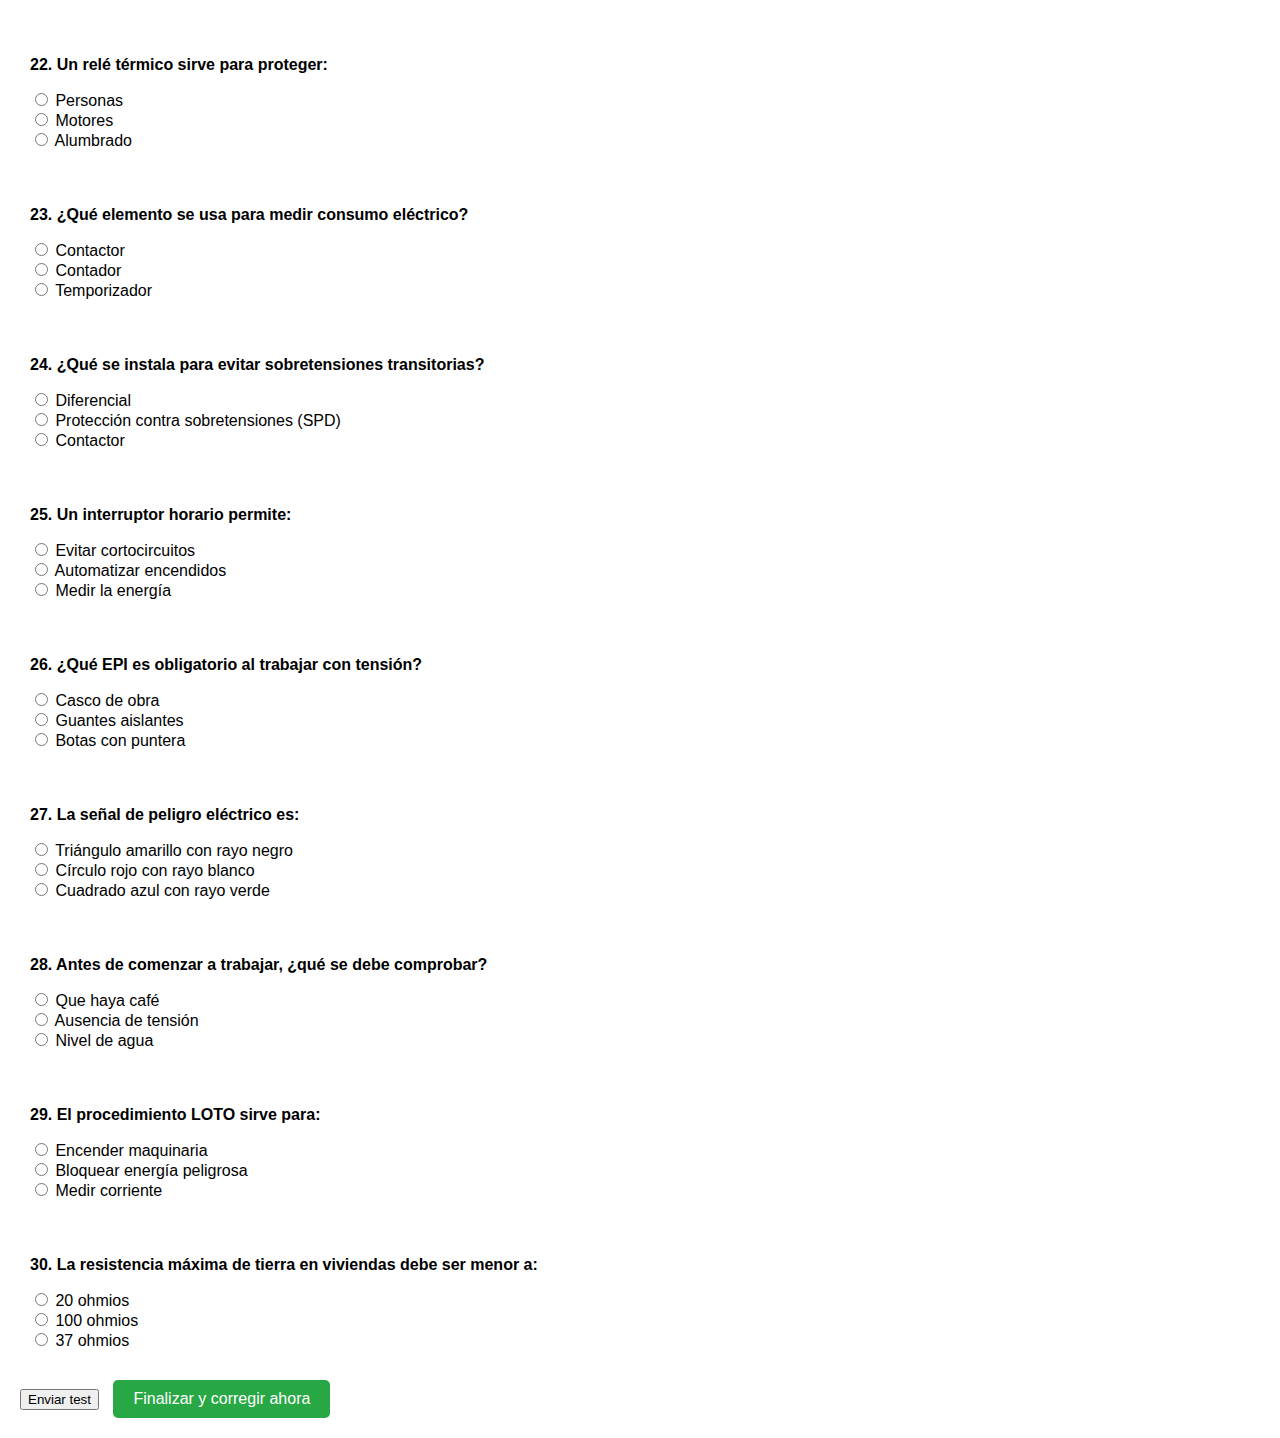
<file: test/index_test.html>
<!DOCTYPE html>
<html lang="es">
<head>
    <meta charset="UTF-8">
    <title>Test Carnet Instalador</title>
    <link rel="stylesheet" href="../css/style.css">
    <style>
        body { font-family: Arial, sans-serif; margin: 20px; }
        .pregunta { margin-bottom: 20px; padding: 10px; border-radius: 5px; }
        #resultado { font-weight: bold; margin-top: 20px; font-size: 18px; }
        #temporizador {
            position: fixed;
            top: 10px;
            right: 10px;
            background-color: #007BFF;
            color: white;
            font-size: 18px;
            font-weight: bold;
            padding: 10px 15px;
            border-radius: 10px;
            box-shadow: 2px 2px 10px rgba(0,0,0,0.2);
            z-index: 1000;
        }
        .btn-correccion {
            background-color: #28a745;
            color: white;
            border: none;
            padding: 10px 20px;
            margin-left: 10px;
            cursor: pointer;
            font-size: 16px;
            border-radius: 5px;
        }
        .btn-correccion:hover {
            background-color: #218838;
        }
        .correcta { background-color: #d4edda; }
        .incorrecta { background-color: #f8d7da; }
        .resaltada-correcta { text-decoration: underline; font-weight: bold; color: green; }
    
        .mensaje-final {
            animation: zoomIn 0.5s ease-out;
            margin-top: 10px;
            padding: 10px;
            border-radius: 8px;
        }
        .aprobado {
            background-color: #d4edda;
            color: #155724;
            border: 2px solid #28a745;
        }
        .suspendido {
            background-color: #f8d7da;
            color: #721c24;
            border: 2px solid #dc3545;
        }
        @keyframes zoomIn {
            from { transform: scale(0.8); opacity: 0; }
            to { transform: scale(1); opacity: 1; }
        }
    </style>
</head>
<body>
    <h1>Test Oficial - Carnet Instalador Baja Tensión</h1>
    <div id="temporizador">Tiempo restante: <span id="tiempo">40:00</span></div>
    <form id="testForm">
        
    <div class="pregunta">
        <p><strong>1. ¿Cuál es la normativa principal que regula las instalaciones eléctricas en baja tensión en España?</strong></p><label><input type="radio" name="q1" value="a"> REBT</label><br><label><input type="radio" name="q1" value="b"> RITE</label><br><label><input type="radio" name="q1" value="c"> CTE</label><br></div>

    <div class="pregunta">
        <p><strong>2. ¿Qué documento debe entregar el instalador al finalizar una instalación?</strong></p><label><input type="radio" name="q2" value="a"> Certificado de eficiencia energética</label><br><label><input type="radio" name="q2" value="b"> Boletín de instalación</label><br><label><input type="radio" name="q2" value="c"> Informe de revisión térmica</label><br></div>

    <div class="pregunta">
        <p><strong>3. La ITC-BT-25 del REBT trata sobre:</strong></p><label><input type="radio" name="q3" value="a"> Protección contra sobreintensidades</label><br><label><input type="radio" name="q3" value="b"> Locales con riesgo de incendio</label><br><label><input type="radio" name="q3" value="c"> Verificación de instalaciones</label><br></div>

    <div class="pregunta">
        <p><strong>4. ¿Qué categoría permite realizar instalaciones en locales de pública concurrencia?</strong></p><label><input type="radio" name="q4" value="a"> Especialista</label><br><label><input type="radio" name="q4" value="b"> Ayudante</label><br><label><input type="radio" name="q4" value="c"> Básico</label><br></div>

    <div class="pregunta">
        <p><strong>5. El REBT se compone principalmente de:</strong></p><label><input type="radio" name="q5" value="a"> Un reglamento y anexos gráficos</label><br><label><input type="radio" name="q5" value="b"> Un reglamento y una serie de instrucciones técnicas complementarias</label><br><label><input type="radio" name="q5" value="c"> Solo una guía explicativa</label><br></div>

    <div class="pregunta">
        <p><strong>6. ¿Qué color se usa para el conductor de protección?</strong></p><label><input type="radio" name="q6" value="a"> Verde-amarillo</label><br><label><input type="radio" name="q6" value="b"> Azul</label><br><label><input type="radio" name="q6" value="c"> Negro</label><br></div>

    <div class="pregunta">
        <p><strong>7. ¿Qué herramienta se utiliza para pelar cables sin dañarlos?</strong></p><label><input type="radio" name="q7" value="a"> Alicates de corte</label><br><label><input type="radio" name="q7" value="b"> Pelacables</label><br><label><input type="radio" name="q7" value="c"> Destornillador</label><br></div>

    <div class="pregunta">
        <p><strong>8. ¿Cuál es el material más común para conductores eléctricos?</strong></p><label><input type="radio" name="q8" value="a"> Cobre</label><br><label><input type="radio" name="q8" value="b"> Aluminio</label><br><label><input type="radio" name="q8" value="c"> Hierro</label><br></div>

    <div class="pregunta">
        <p><strong>9. La canalización empotrada debe:</strong></p><label><input type="radio" name="q9" value="a"> Ir sin tubos</label><br><label><input type="radio" name="q9" value="b"> Llevar tubos aislantes</label><br><label><input type="radio" name="q9" value="c"> Estar pintada</label><br></div>

    <div class="pregunta">
        <p><strong>10. Las cajas de derivación sirven para:</strong></p><label><input type="radio" name="q10" value="a"> Proteger motores</label><br><label><input type="radio" name="q10" value="b"> Derivar conductores</label><br><label><input type="radio" name="q10" value="c"> Medir potencia</label><br></div>

    <div class="pregunta">
        <p><strong>11. ¿Qué dispositivo protege contra contactos indirectos?</strong></p><label><input type="radio" name="q11" value="a"> Magnetotérmico</label><br><label><input type="radio" name="q11" value="b"> Diferencial</label><br><label><input type="radio" name="q11" value="c"> Contactor</label><br></div>

    <div class="pregunta">
        <p><strong>12. Un interruptor magnetotérmico protege contra:</strong></p><label><input type="radio" name="q12" value="a"> Sobretensiones</label><br><label><input type="radio" name="q12" value="b"> Sobrecargas y cortocircuitos</label><br><label><input type="radio" name="q12" value="c"> Fugas a tierra</label><br></div>

    <div class="pregunta">
        <p><strong>13. ¿Qué tipo de protección se requiere en zonas húmedas?</strong></p><label><input type="radio" name="q13" value="a"> IP20</label><br><label><input type="radio" name="q13" value="b"> IP44 o superior</label><br><label><input type="radio" name="q13" value="c"> No requiere protección especial</label><br></div>

    <div class="pregunta">
        <p><strong>14. La curva C de un magnetotérmico es adecuada para:</strong></p><label><input type="radio" name="q14" value="a"> Protección general</label><br><label><input type="radio" name="q14" value="b"> Motores</label><br><label><input type="radio" name="q14" value="c"> Iluminación LED</label><br></div>

    <div class="pregunta">
        <p><strong>15. ¿Cuál es la sensibilidad estándar de un diferencial en viviendas?</strong></p><label><input type="radio" name="q15" value="a"> 10 mA</label><br><label><input type="radio" name="q15" value="b"> 30 mA</label><br><label><input type="radio" name="q15" value="c"> 100 mA</label><br></div>

    <div class="pregunta">
        <p><strong>16. ¿Qué sección mínima se recomienda para iluminación en viviendas?</strong></p><label><input type="radio" name="q16" value="a"> 1,5 mm²</label><br><label><input type="radio" name="q16" value="b"> 2,5 mm²</label><br><label><input type="radio" name="q16" value="c"> 4 mm²</label><br></div>

    <div class="pregunta">
        <p><strong>17. ¿Cuál es la altura mínima de montaje de un cuadro eléctrico?</strong></p><label><input type="radio" name="q17" value="a"> 0,5 m</label><br><label><input type="radio" name="q17" value="b"> 1,5 m</label><br><label><input type="radio" name="q17" value="c"> 2,5 m</label><br></div>

    <div class="pregunta">
        <p><strong>18. ¿Qué tipo de tubo se recomienda para instalaciones vistas en garajes?</strong></p><label><input type="radio" name="q18" value="a"> Tubo corrugado</label><br><label><input type="radio" name="q18" value="b"> Tubo rígido PVC</label><br><label><input type="radio" name="q18" value="c"> Canaleta de madera</label><br></div>

    <div class="pregunta">
        <p><strong>19. ¿Qué debe hacerse antes de energizar una instalación nueva?</strong></p><label><input type="radio" name="q19" value="a"> Revisar la factura</label><br><label><input type="radio" name="q19" value="b"> Llamar al cliente</label><br><label><input type="radio" name="q19" value="c"> Verificar continuidad y aislamiento</label><br></div>

    <div class="pregunta">
        <p><strong>20. La derivación individual conecta:</strong></p><label><input type="radio" name="q20" value="a"> El cuadro general con el alumbrado</label><br><label><input type="radio" name="q20" value="b"> La CGP con el contador</label><br><label><input type="radio" name="q20" value="c"> El contador con la vivienda</label><br></div>

    <div class="pregunta">
        <p><strong>21. ¿Qué aparato permite el control remoto de una carga?</strong></p><label><input type="radio" name="q21" value="a"> Interruptor</label><br><label><input type="radio" name="q21" value="b"> Contactor</label><br><label><input type="radio" name="q21" value="c"> Diferencial</label><br></div>

    <div class="pregunta">
        <p><strong>22. Un relé térmico sirve para proteger:</strong></p><label><input type="radio" name="q22" value="a"> Personas</label><br><label><input type="radio" name="q22" value="b"> Motores</label><br><label><input type="radio" name="q22" value="c"> Alumbrado</label><br></div>

    <div class="pregunta">
        <p><strong>23. ¿Qué elemento se usa para medir consumo eléctrico?</strong></p><label><input type="radio" name="q23" value="a"> Contactor</label><br><label><input type="radio" name="q23" value="b"> Contador</label><br><label><input type="radio" name="q23" value="c"> Temporizador</label><br></div>

    <div class="pregunta">
        <p><strong>24. ¿Qué se instala para evitar sobretensiones transitorias?</strong></p><label><input type="radio" name="q24" value="a"> Diferencial</label><br><label><input type="radio" name="q24" value="b"> Protección contra sobretensiones (SPD)</label><br><label><input type="radio" name="q24" value="c"> Contactor</label><br></div>

    <div class="pregunta">
        <p><strong>25. Un interruptor horario permite:</strong></p><label><input type="radio" name="q25" value="a"> Evitar cortocircuitos</label><br><label><input type="radio" name="q25" value="b"> Automatizar encendidos</label><br><label><input type="radio" name="q25" value="c"> Medir la energía</label><br></div>

    <div class="pregunta">
        <p><strong>26. ¿Qué EPI es obligatorio al trabajar con tensión?</strong></p><label><input type="radio" name="q26" value="a"> Casco de obra</label><br><label><input type="radio" name="q26" value="b"> Guantes aislantes</label><br><label><input type="radio" name="q26" value="c"> Botas con puntera</label><br></div>

    <div class="pregunta">
        <p><strong>27. La señal de peligro eléctrico es:</strong></p><label><input type="radio" name="q27" value="a"> Triángulo amarillo con rayo negro</label><br><label><input type="radio" name="q27" value="b"> Círculo rojo con rayo blanco</label><br><label><input type="radio" name="q27" value="c"> Cuadrado azul con rayo verde</label><br></div>

    <div class="pregunta">
        <p><strong>28. Antes de comenzar a trabajar, ¿qué se debe comprobar?</strong></p><label><input type="radio" name="q28" value="a"> Que haya café</label><br><label><input type="radio" name="q28" value="b"> Ausencia de tensión</label><br><label><input type="radio" name="q28" value="c"> Nivel de agua</label><br></div>

    <div class="pregunta">
        <p><strong>29. El procedimiento LOTO sirve para:</strong></p><label><input type="radio" name="q29" value="a"> Encender maquinaria</label><br><label><input type="radio" name="q29" value="b"> Bloquear energía peligrosa</label><br><label><input type="radio" name="q29" value="c"> Medir corriente</label><br></div>

    <div class="pregunta">
        <p><strong>30. La resistencia máxima de tierra en viviendas debe ser menor a:</strong></p><label><input type="radio" name="q30" value="a"> 20 ohmios</label><br><label><input type="radio" name="q30" value="b"> 100 ohmios</label><br><label><input type="radio" name="q30" value="c"> 37 ohmios</label><br></div>

        <button type="submit">Enviar test</button>
        <button type="button" class="btn-correccion" id="btnCorregir">Finalizar y corregir ahora</button>
    </form>
    <div id="resultado"></div>
    <script>
        let tiempo = 40 * 60;
        const tiempoSpan = document.getElementById("tiempo");
        const temporizador = setInterval(() => {
            let minutos = Math.floor(tiempo / 60);
            let segundos = tiempo % 60;
            tiempoSpan.textContent = `${minutos.toString().padStart(2, '0')}:${segundos.toString().padStart(2, '0')}`;
            if (tiempo <= 0) {
                clearInterval(temporizador);
                corregirTest();
            }
            tiempo--;
        }, 1000);

        const respuestasCorrectas = ['a', 'b', 'b', 'a', 'b', 'a', 'b', 'a', 'b', 'b', 'b', 'b', 'b', 'a', 'b', 'a', 'b', 'b', 'c', 'c', 'b', 'b', 'b', 'b', 'b', 'b', 'a', 'b', 'b', 'a'];

        
function corregirTest() {
    let correctas = 0;
    let detallesFallos = "";

    for (let i = 1; i <= 30; i++) {
        const preguntaDiv = document.querySelector(`.pregunta:nth-of-type(${i})`);
        const opciones = document.getElementsByName(`q${i}`);
        let seleccion = null;

        opciones.forEach(op => {
            op.closest("label").classList.remove("correcta", "incorrecta", "resaltada-correcta");
            if (op.checked) {
                seleccion = op;
            }
        });

        let correctaMostrada = false;
        let respondida = false;

        opciones.forEach(op => {
            if (op.checked) respondida = true;
            if (op.value === respuestasCorrectas[i - 1]) {
                if (seleccion && seleccion.value === op.value) {
                    correctas++;
                    op.closest("label").classList.add("correcta");
                } else {
                    if (!correctaMostrada) {
                        op.closest("label").classList.add("resaltada-correcta");
                        correctaMostrada = true;
                    }
                    if (seleccion && seleccion.value !== op.value) {
                        seleccion.closest("label").classList.add("incorrecta");
                    }
                    if (!respondida) {
                        detallesFallos += `<li>Pregunta ${i}: No respondida. Respuesta correcta: <strong>${op.value.toUpperCase()}</strong></li>`;
                    } else if (seleccion && seleccion.value !== op.value) {
                        detallesFallos += `<li>Pregunta ${i}: Respondida con <strong>${seleccion.value.toUpperCase()}</strong>. Correcta: <strong>${op.value.toUpperCase()}</strong></li>`;
                    }
                }
            }
        });
    }

    let total = 30;
    let resultado = `Has acertado ${correctas} de ${total} preguntas. Puntuación: ${(correctas / total * 100).toFixed(2)}%<br><br>`;
    let mensajeFinal = "";
    let clase = "";
    if ((correctas / total) >= 0.9) {
        mensajeFinal = "✅ ¡Excelente! Has aprobado con nota.";
        clase = "aprobado";
    } else if ((correctas / total) >= 0.6) {
        mensajeFinal = "✅ ¡Bien hecho! Has aprobado.";
        clase = "aprobado";
    } else {
        mensajeFinal = "❌ Necesitas repasar. ¡Ánimo, la próxima lo consigues!";
        clase = "suspendido";
    }

    document.getElementById("resultado").innerHTML = `
        ${resultado}
        <div class='mensaje-final ${clase}'>${mensajeFinal}</div>
        <br>
        <details>
            <summary>Ver detalles de respuestas falladas</summary>
            <ul>${detallesFallos}</ul>
        </details>
    `;
}
                });

                let correctaMostrada = false;

                opciones.forEach(op => {
                    if (op.value === respuestasCorrectas[i - 1]) {
                        if (seleccion && seleccion.value === op.value) {
                            correctas++;
                            op.closest("label").classList.add("correcta");
                        } else {
                            if (!correctaMostrada) {
                                op.parentElement.classList.add("resaltada-correcta");
                                correctaMostrada = true;
                            }
                            if (seleccion && seleccion.value !== op.value) {
                                seleccion?.closest("label")?.classList.add("incorrecta");
                            }
                        }
                    }
                });
            }

            const resultado = `Has acertado ${correctas} de 30 preguntas. Puntuación: ${(correctas / 30 * 100).toFixed(2)}%`;
            document.getElementById("resultado").textContent = resultado;
        }

        document.getElementById("btnCorregir").addEventListener("click", corregirTest);
        document.getElementById("testForm").addEventListener("submit", function(e) {
            e.preventDefault();
            corregirTest();
        });
    </script>
</body>
</html>
</file>
<file: css/style.css>
body {
  margin: 0;
  font-family: 'Segoe UI', Tahoma, Geneva, Verdana, sans-serif;
  background: url('https://cdn.pixabay.com/photo/2016/11/22/20/03/electric-1846087_1280.jpg') no-repeat center center fixed;
  background-size: cover;
  color: #fff;
}

.main-header {
  background-color: rgba(0, 64, 128, 0.85);
  color: white;
  text-align: center;
  padding: 30px 10px;
}

.main-header h1 {
  margin: 0;
  font-size: 2.5em;
}

.cards-container {
  display: grid;
  grid-template-columns: repeat(auto-fit, minmax(220px, 1fr));
  gap: 20px;
  padding: 40px;
  max-width: 1200px;
  margin: 0 auto;
}

.card {
  background: rgba(255, 255, 255, 0.9);
  padding: 30px;
  border-radius: 12px;
  text-align: center;
  text-decoration: none;
  color: #004080;
  box-shadow: 0 0 10px rgba(0,0,0,0.2);
  transition: transform 0.2s ease;
}

.card:hover {
  transform: scale(1.05);
  background-color: #e6f0ff;
}

.card h2 {
  margin: 0;
}

.footer {
  text-align: center;
  padding: 15px;
  font-size: 0.9em;
  background: rgba(0, 0, 0, 0.6);
  margin-top: 40px;
}

/* 🛠 Corrección para textos en simuladores */
form, label, input, select, textarea {
  color: #000 !important;
  background-color: #fff !important;
}

input[type='number'], input[type='text'], select {
  border: 1px solid #666;
  padding: 5px;
  border-radius: 5px;
  width: auto;
}
.boton-volver {
  display: inline-block;
  padding: 10px 20px;
  background-color: #6c757d;
  color: white;
  text-decoration: none;
  font-weight: bold;
  border-radius: 8px;
  margin-top: 30px;
  box-shadow: 2px 2px 5px rgba(0,0,0,0.2);
  transition: background-color 0.3s ease;
}
.boton-volver:hover {
  background-color: #5a6268;
}
</file>
